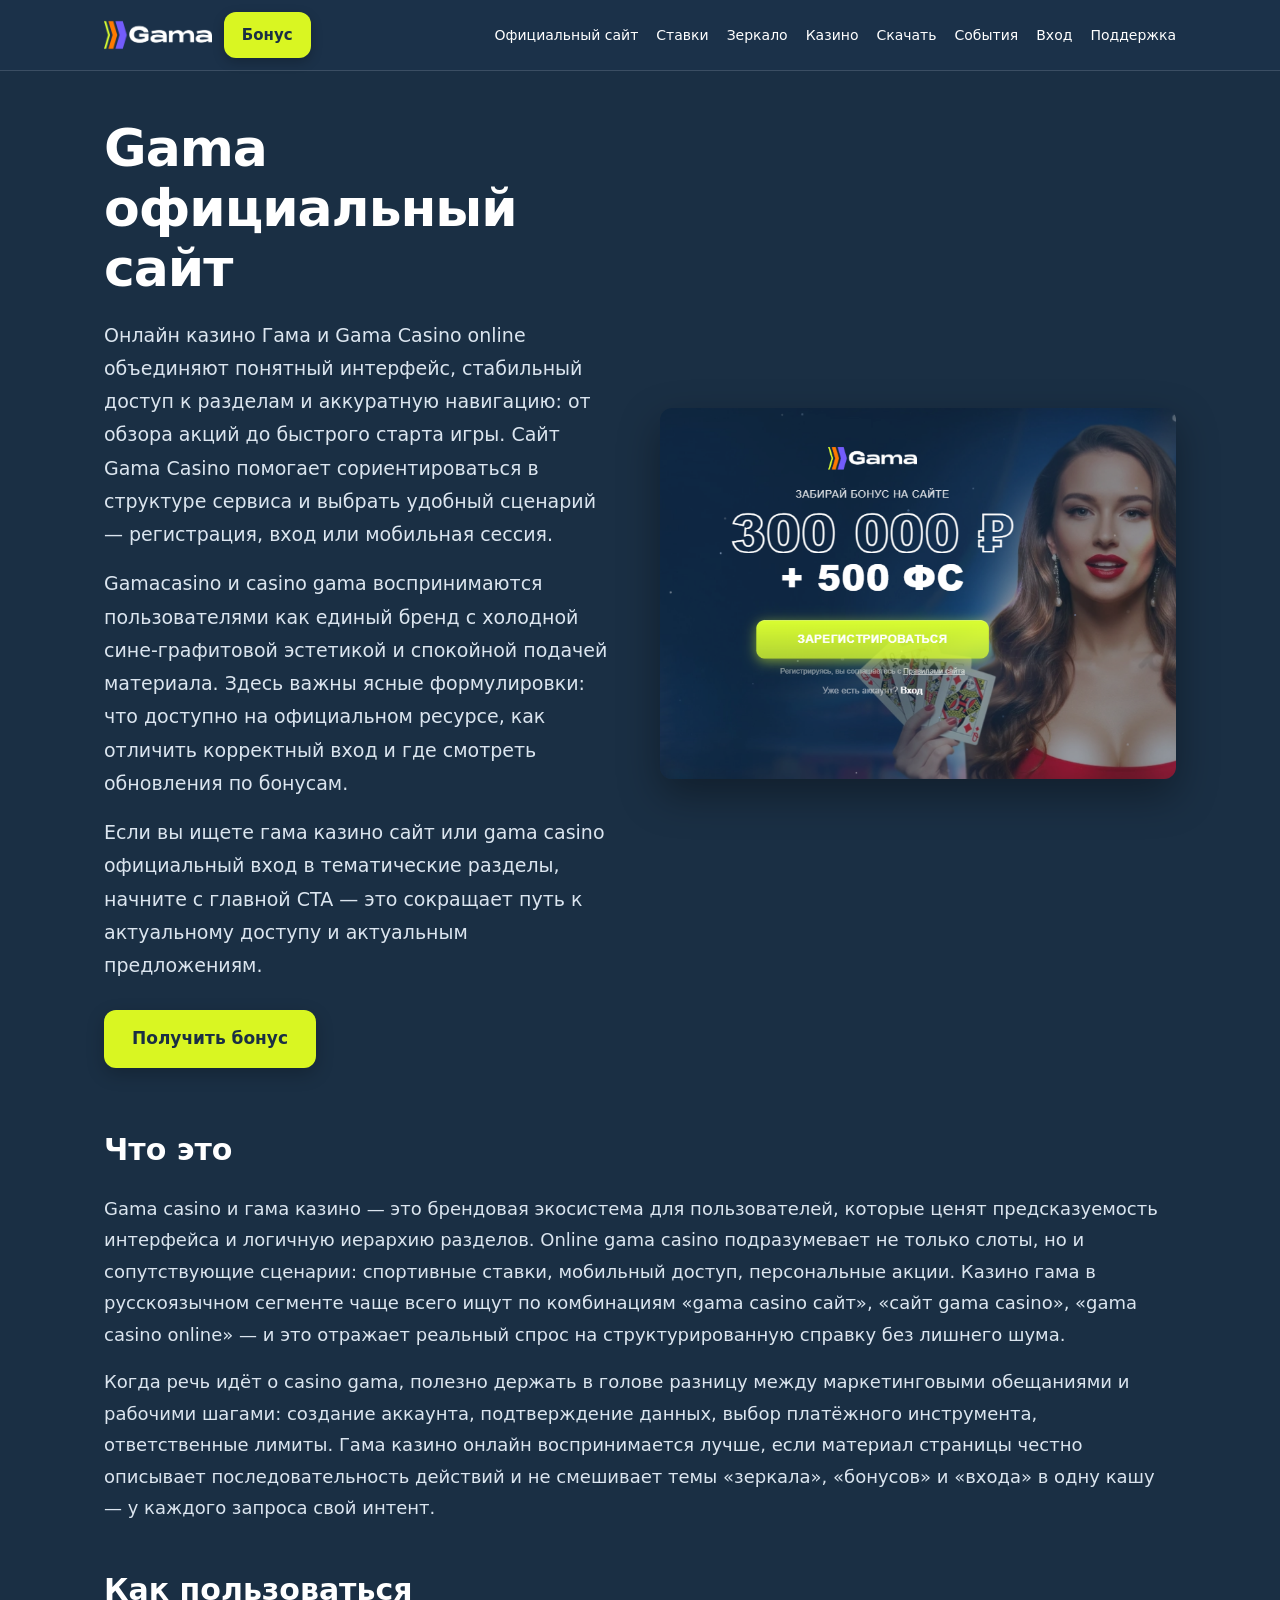
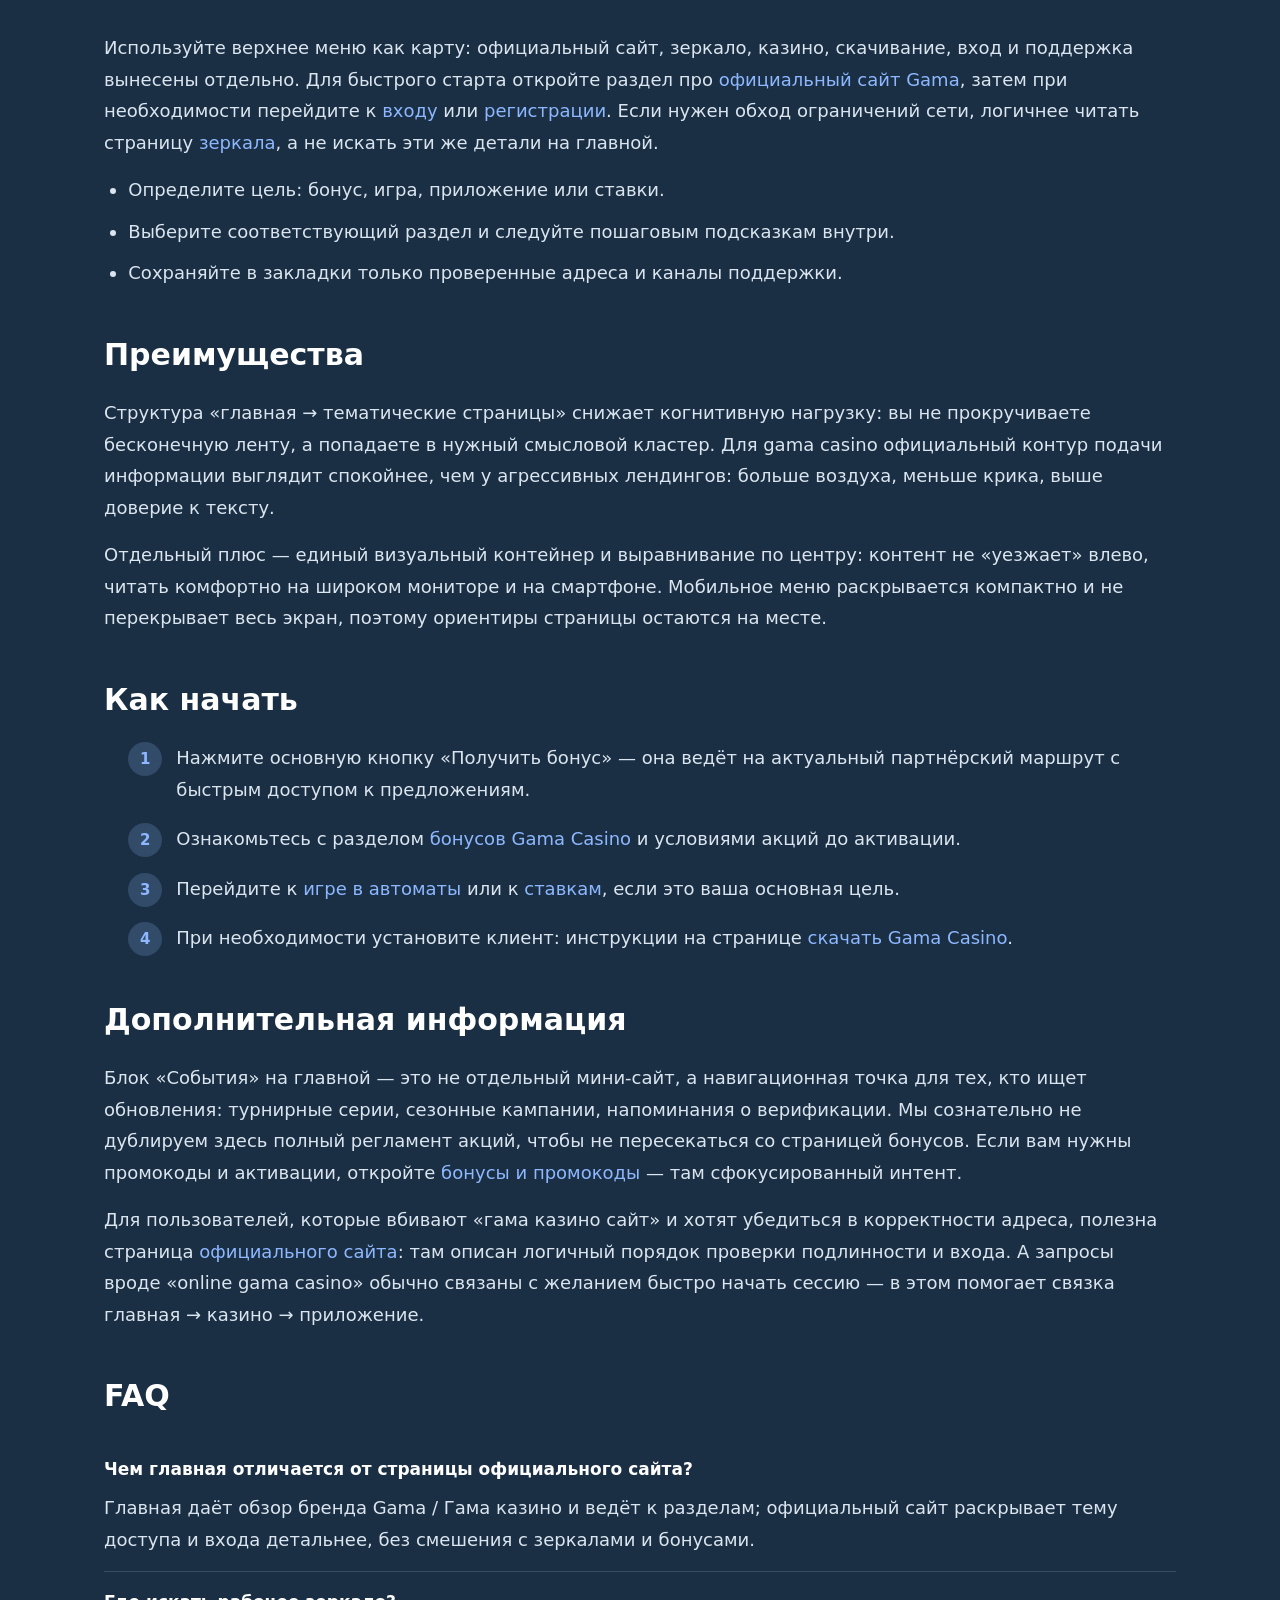
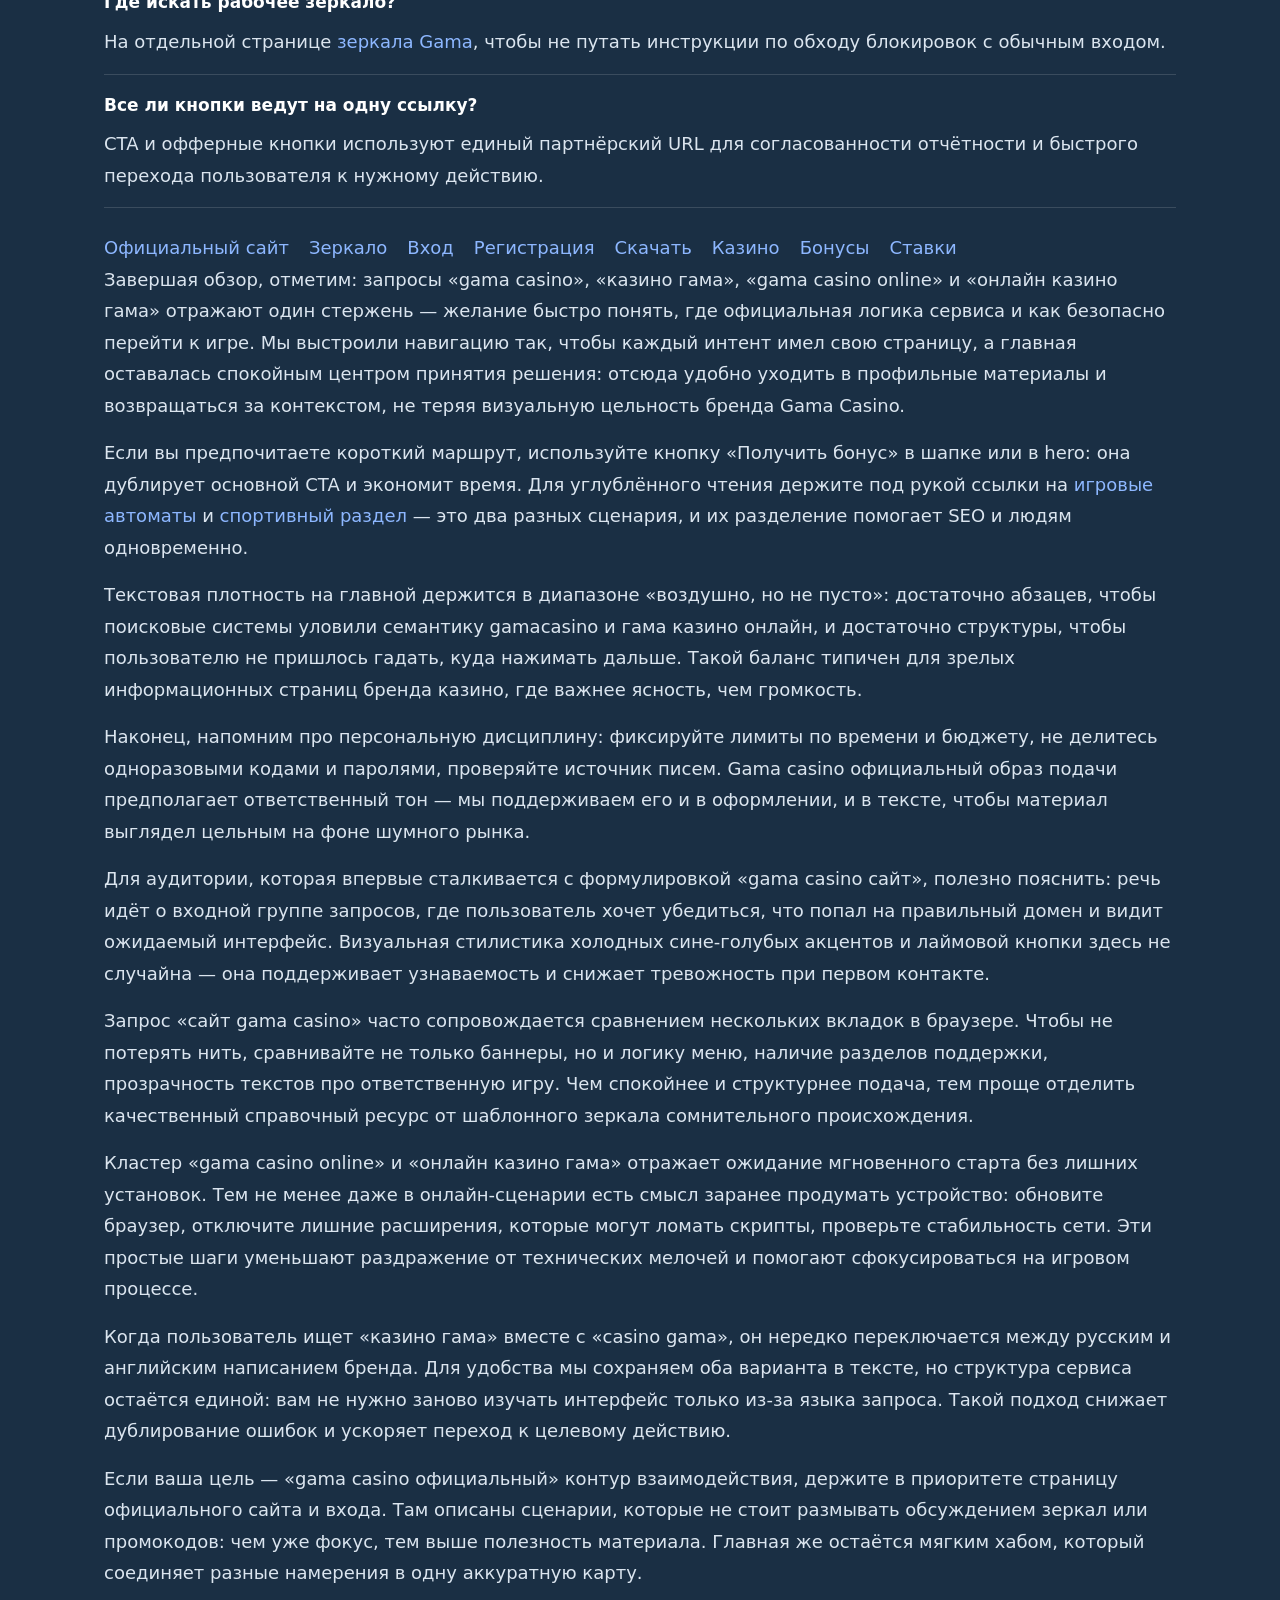
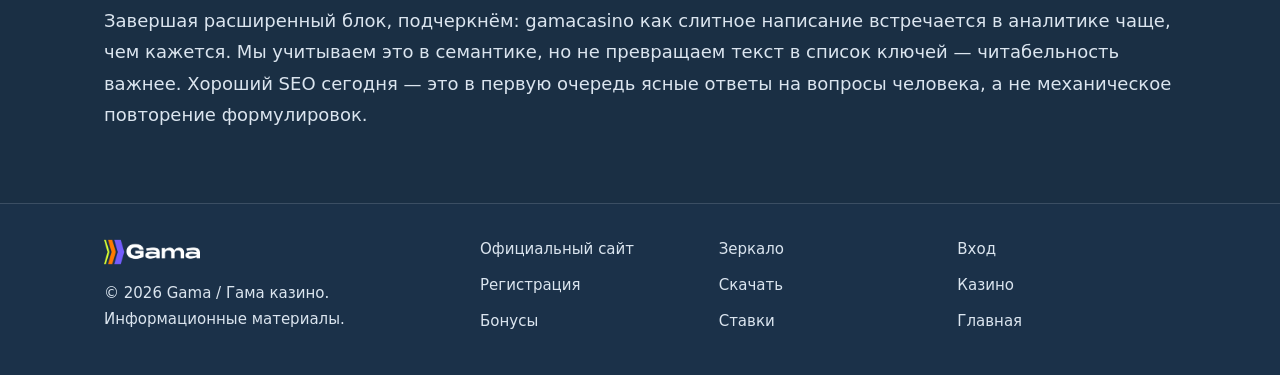
<file: index.html>
<!DOCTYPE html>
<html lang="ru">
<head>
  <meta charset="UTF-8">
  <meta name="viewport" content="width=device-width, initial-scale=1.0">
  <title>Гама казино — официальный сайт, бонусы и игра онлайн</title>
  <meta name="description" content="Gama Casino и гама казино онлайн: официальный сайт, бонусы, вход и разделы. Casino Gama — удобный доступ к играм и акциям.">
  <link rel="stylesheet" href="style.css">
</head>
<body>
  <header class="site-header">
    <div class="container header-inner">
      <div class="header-left">
        <a href="index.html" class="logo"><img src="logo.png" alt="Gama Casino — бренд Гама казино" width="140" height="36"></a>
        <a class="btn btn--bonus" href="https://lkhq.cc/87511c" rel="nofollow sponsored noopener noreferrer" target="_blank">Бонус</a>
      </div>
      <nav class="nav-desktop" aria-label="Основное меню">
        <a href="official-site.html">Официальный сайт</a>
        <a href="bets.html">Ставки</a>
        <a href="zerkalo.html">Зеркало</a>
        <a href="casino.html">Казино</a>
        <a href="download.html">Скачать</a>
        <a href="index.html#sobytiya">События</a>
        <a href="login.html">Вход</a>
        <a href="official-site.html#podderzhka">Поддержка</a>
      </nav>
      <div class="nav-mobile-wrap">
        <button class="burger" type="button" aria-expanded="false" aria-controls="mobile-nav" aria-label="Открыть меню">
          <span></span><span></span><span></span>
        </button>
        <nav id="mobile-nav" class="nav-mobile" aria-label="Мобильное меню">
          <a href="index.html">Главная</a>
          <a href="official-site.html">Официальный сайт</a>
          <a href="bets.html">Ставки</a>
          <a href="zerkalo.html">Зеркало</a>
          <a href="casino.html">Казино</a>
          <a href="download.html">Скачать</a>
          <a href="index.html#sobytiya">События</a>
          <a href="login.html">Вход</a>
          <a href="official-site.html#podderzhka">Поддержка</a>
        </nav>
      </div>
    </div>
  </header>

  <main>
    <section class="section-hero">
      <div class="container">
        <div class="hero-grid">
          <div class="hero-text">
            <h1>Gama официальный сайт</h1>
            <p class="hero-lead">Онлайн казино Гама и Gama Casino online объединяют понятный интерфейс, стабильный доступ к разделам и аккуратную навигацию: от обзора акций до быстрого старта игры. Сайт Gama Casino помогает сориентироваться в структуре сервиса и выбрать удобный сценарий — регистрация, вход или мобильная сессия.</p>
            <p class="hero-lead">Gamacasino и casino gama воспринимаются пользователями как единый бренд с холодной сине‑графитовой эстетикой и спокойной подачей материала. Здесь важны ясные формулировки: что доступно на официальном ресурсе, как отличить корректный вход и где смотреть обновления по бонусам.</p>
            <p class="hero-lead">Если вы ищете гама казино сайт или gama casino официальный вход в тематические разделы, начните с главной CTA — это сокращает путь к актуальному доступу и актуальным предложениям.</p>
            <div class="hero-cta">
              <a class="btn btn--hero" href="https://lkhq.cc/87511c" rel="nofollow sponsored noopener noreferrer" target="_blank">Получить бонус</a>
            </div>
          </div>
          <div>
            <a class="banner-link" href="https://lkhq.cc/87511c" rel="nofollow sponsored noopener noreferrer" target="_blank">
              <img src="gama.png" alt="Gama Casino — официальный сайт, бонусы и быстрый доступ к разделам" width="800" height="450">
            </a>
          </div>
        </div>
      </div>
    </section>

    <section class="section-content">
      <div class="container">
        <h2>Что это</h2>
        <p>Gama casino и гама казино — это брендовая экосистема для пользователей, которые ценят предсказуемость интерфейса и логичную иерархию разделов. Online gama casino подразумевает не только слоты, но и сопутствующие сценарии: спортивные ставки, мобильный доступ, персональные акции. Казино гама в русскоязычном сегменте чаще всего ищут по комбинациям «gama casino сайт», «сайт gama casino», «gama casino online» — и это отражает реальный спрос на структурированную справку без лишнего шума.</p>
        <p>Когда речь идёт о casino gama, полезно держать в голове разницу между маркетинговыми обещаниями и рабочими шагами: создание аккаунта, подтверждение данных, выбор платёжного инструмента, ответственные лимиты. Гама казино онлайн воспринимается лучше, если материал страницы честно описывает последовательность действий и не смешивает темы «зеркала», «бонусов» и «входа» в одну кашу — у каждого запроса свой интент.</p>

        <h2>Как пользоваться</h2>
        <p>Используйте верхнее меню как карту: официальный сайт, зеркало, казино, скачивание, вход и поддержка вынесены отдельно. Для быстрого старта откройте раздел про <a href="official-site.html">официальный сайт Gama</a>, затем при необходимости перейдите к <a href="login.html">входу</a> или <a href="registration.html">регистрации</a>. Если нужен обход ограничений сети, логичнее читать страницу <a href="zerkalo.html">зеркала</a>, а не искать эти же детали на главной.</p>
        <ul>
          <li>Определите цель: бонус, игра, приложение или ставки.</li>
          <li>Выберите соответствующий раздел и следуйте пошаговым подсказкам внутри.</li>
          <li>Сохраняйте в закладки только проверенные адреса и каналы поддержки.</li>
        </ul>

        <h2>Преимущества</h2>
        <p>Структура «главная → тематические страницы» снижает когнитивную нагрузку: вы не прокручиваете бесконечную ленту, а попадаете в нужный смысловой кластер. Для gama casino официальный контур подачи информации выглядит спокойнее, чем у агрессивных лендингов: больше воздуха, меньше крика, выше доверие к тексту.</p>
        <p>Отдельный плюс — единый визуальный контейнер и выравнивание по центру: контент не «уезжает» влево, читать комфортно на широком мониторе и на смартфоне. Мобильное меню раскрывается компактно и не перекрывает весь экран, поэтому ориентиры страницы остаются на месте.</p>

        <h2>Как начать</h2>
        <ol class="steps">
          <li>Нажмите основную кнопку «Получить бонус» — она ведёт на актуальный партнёрский маршрут с быстрым доступом к предложениям.</li>
          <li>Ознакомьтесь с разделом <a href="bonus.html">бонусов Gama Casino</a> и условиями акций до активации.</li>
          <li>Перейдите к <a href="casino.html">игре в автоматы</a> или к <a href="bets.html">ставкам</a>, если это ваша основная цель.</li>
          <li>При необходимости установите клиент: инструкции на странице <a href="download.html">скачать Gama Casino</a>.</li>
        </ol>

        <h2 id="sobytiya">Дополнительная информация</h2>
        <p>Блок «События» на главной — это не отдельный мини‑сайт, а навигационная точка для тех, кто ищет обновления: турнирные серии, сезонные кампании, напоминания о верификации. Мы сознательно не дублируем здесь полный регламент акций, чтобы не пересекаться со страницей бонусов. Если вам нужны промокоды и активации, откройте <a href="bonus.html">бонусы и промокоды</a> — там сфокусированный интент.</p>
        <p>Для пользователей, которые вбивают «гама казино сайт» и хотят убедиться в корректности адреса, полезна страница <a href="official-site.html">официального сайта</a>: там описан логичный порядок проверки подлинности и входа. А запросы вроде «online gama casino» обычно связаны с желанием быстро начать сессию — в этом помогает связка главная → казино → приложение.</p>

        <h2>FAQ</h2>
        <div class="faq-item">
          <strong>Чем главная отличается от страницы официального сайта?</strong>
          <p>Главная даёт обзор бренда Gama / Гама казино и ведёт к разделам; официальный сайт раскрывает тему доступа и входа детальнее, без смешения с зеркалами и бонусами.</p>
        </div>
        <div class="faq-item">
          <strong>Где искать рабочее зеркало?</strong>
          <p>На отдельной странице <a href="zerkalo.html">зеркала Gama</a>, чтобы не путать инструкции по обходу блокировок с обычным входом.</p>
        </div>
        <div class="faq-item">
          <strong>Все ли кнопки ведут на одну ссылку?</strong>
          <p>CTA и офферные кнопки используют единый партнёрский URL для согласованности отчётности и быстрого перехода пользователя к нужному действию.</p>
        </div>

        <nav class="internal-links" aria-label="Перелинковка">
          <a href="official-site.html">Официальный сайт</a>
          <a href="zerkalo.html">Зеркало</a>
          <a href="login.html">Вход</a>
          <a href="registration.html">Регистрация</a>
          <a href="download.html">Скачать</a>
          <a href="casino.html">Казино</a>
          <a href="bonus.html">Бонусы</a>
          <a href="bets.html">Ставки</a>
        </nav>

        <p>Завершая обзор, отметим: запросы «gama casino», «казино гама», «gama casino online» и «онлайн казино гама» отражают один стержень — желание быстро понять, где официальная логика сервиса и как безопасно перейти к игре. Мы выстроили навигацию так, чтобы каждый интент имел свою страницу, а главная оставалась спокойным центром принятия решения: отсюда удобно уходить в профильные материалы и возвращаться за контекстом, не теряя визуальную цельность бренда Gama Casino.</p>
        <p>Если вы предпочитаете короткий маршрут, используйте кнопку «Получить бонус» в шапке или в hero: она дублирует основной CTA и экономит время. Для углублённого чтения держите под рукой ссылки на <a href="casino.html">игровые автоматы</a> и <a href="bets.html">спортивный раздел</a> — это два разных сценария, и их разделение помогает SEO и людям одновременно.</p>
        <p>Текстовая плотность на главной держится в диапазоне «воздушно, но не пусто»: достаточно абзацев, чтобы поисковые системы уловили семантику gamacasino и гама казино онлайн, и достаточно структуры, чтобы пользователю не пришлось гадать, куда нажимать дальше. Такой баланс типичен для зрелых информационных страниц бренда казино, где важнее ясность, чем громкость.</p>
        <p>Наконец, напомним про персональную дисциплину: фиксируйте лимиты по времени и бюджету, не делитесь одноразовыми кодами и паролями, проверяйте источник писем. Gama casino официальный образ подачи предполагает ответственный тон — мы поддерживаем его и в оформлении, и в тексте, чтобы материал выглядел цельным на фоне шумного рынка.</p>
        <p>Для аудитории, которая впервые сталкивается с формулировкой «gama casino сайт», полезно пояснить: речь идёт о входной группе запросов, где пользователь хочет убедиться, что попал на правильный домен и видит ожидаемый интерфейс. Визуальная стилистика холодных сине‑голубых акцентов и лаймовой кнопки здесь не случайна — она поддерживает узнаваемость и снижает тревожность при первом контакте.</p>
        <p>Запрос «сайт gama casino» часто сопровождается сравнением нескольких вкладок в браузере. Чтобы не потерять нить, сравнивайте не только баннеры, но и логику меню, наличие разделов поддержки, прозрачность текстов про ответственную игру. Чем спокойнее и структурнее подача, тем проще отделить качественный справочный ресурс от шаблонного зеркала сомнительного происхождения.</p>
        <p>Кластер «gama casino online» и «онлайн казино гама» отражает ожидание мгновенного старта без лишних установок. Тем не менее даже в онлайн‑сценарии есть смысл заранее продумать устройство: обновите браузер, отключите лишние расширения, которые могут ломать скрипты, проверьте стабильность сети. Эти простые шаги уменьшают раздражение от технических мелочей и помогают сфокусироваться на игровом процессе.</p>
        <p>Когда пользователь ищет «казино гама» вместе с «casino gama», он нередко переключается между русским и английским написанием бренда. Для удобства мы сохраняем оба варианта в тексте, но структура сервиса остаётся единой: вам не нужно заново изучать интерфейс только из‑за языка запроса. Такой подход снижает дублирование ошибок и ускоряет переход к целевому действию.</p>
        <p>Если ваша цель — «gama casino официальный» контур взаимодействия, держите в приоритете страницу официального сайта и входа. Там описаны сценарии, которые не стоит размывать обсуждением зеркал или промокодов: чем уже фокус, тем выше полезность материала. Главная же остаётся мягким хабом, который соединяет разные намерения в одну аккуратную карту.</p>
        <p>Завершая расширенный блок, подчеркнём: gamacasino как слитное написание встречается в аналитике чаще, чем кажется. Мы учитываем это в семантике, но не превращаем текст в список ключей — читабельность важнее. Хороший SEO сегодня — это в первую очередь ясные ответы на вопросы человека, а не механическое повторение формулировок.</p>
      </div>
    </section>
  </main>

  <footer class="site-footer">
    <div class="container footer-grid">
      <div class="footer-brand">
        <a href="index.html" class="logo"><img src="logo.png" alt="Gama Casino" width="120" height="32"></a>
        <p>© 2026 Gama / Гама казино. Информационные материалы.</p>
      </div>
      <nav class="footer-links" aria-label="Ссылки в подвале">
        <a href="official-site.html">Официальный сайт</a>
        <a href="zerkalo.html">Зеркало</a>
        <a href="login.html">Вход</a>
        <a href="registration.html">Регистрация</a>
        <a href="download.html">Скачать</a>
        <a href="casino.html">Казино</a>
        <a href="bonus.html">Бонусы</a>
        <a href="bets.html">Ставки</a>
        <a href="index.html">Главная</a>
      </nav>
    </div>
  </footer>
  <script src="script.js" defer></script>
</body>
</html>
</file>
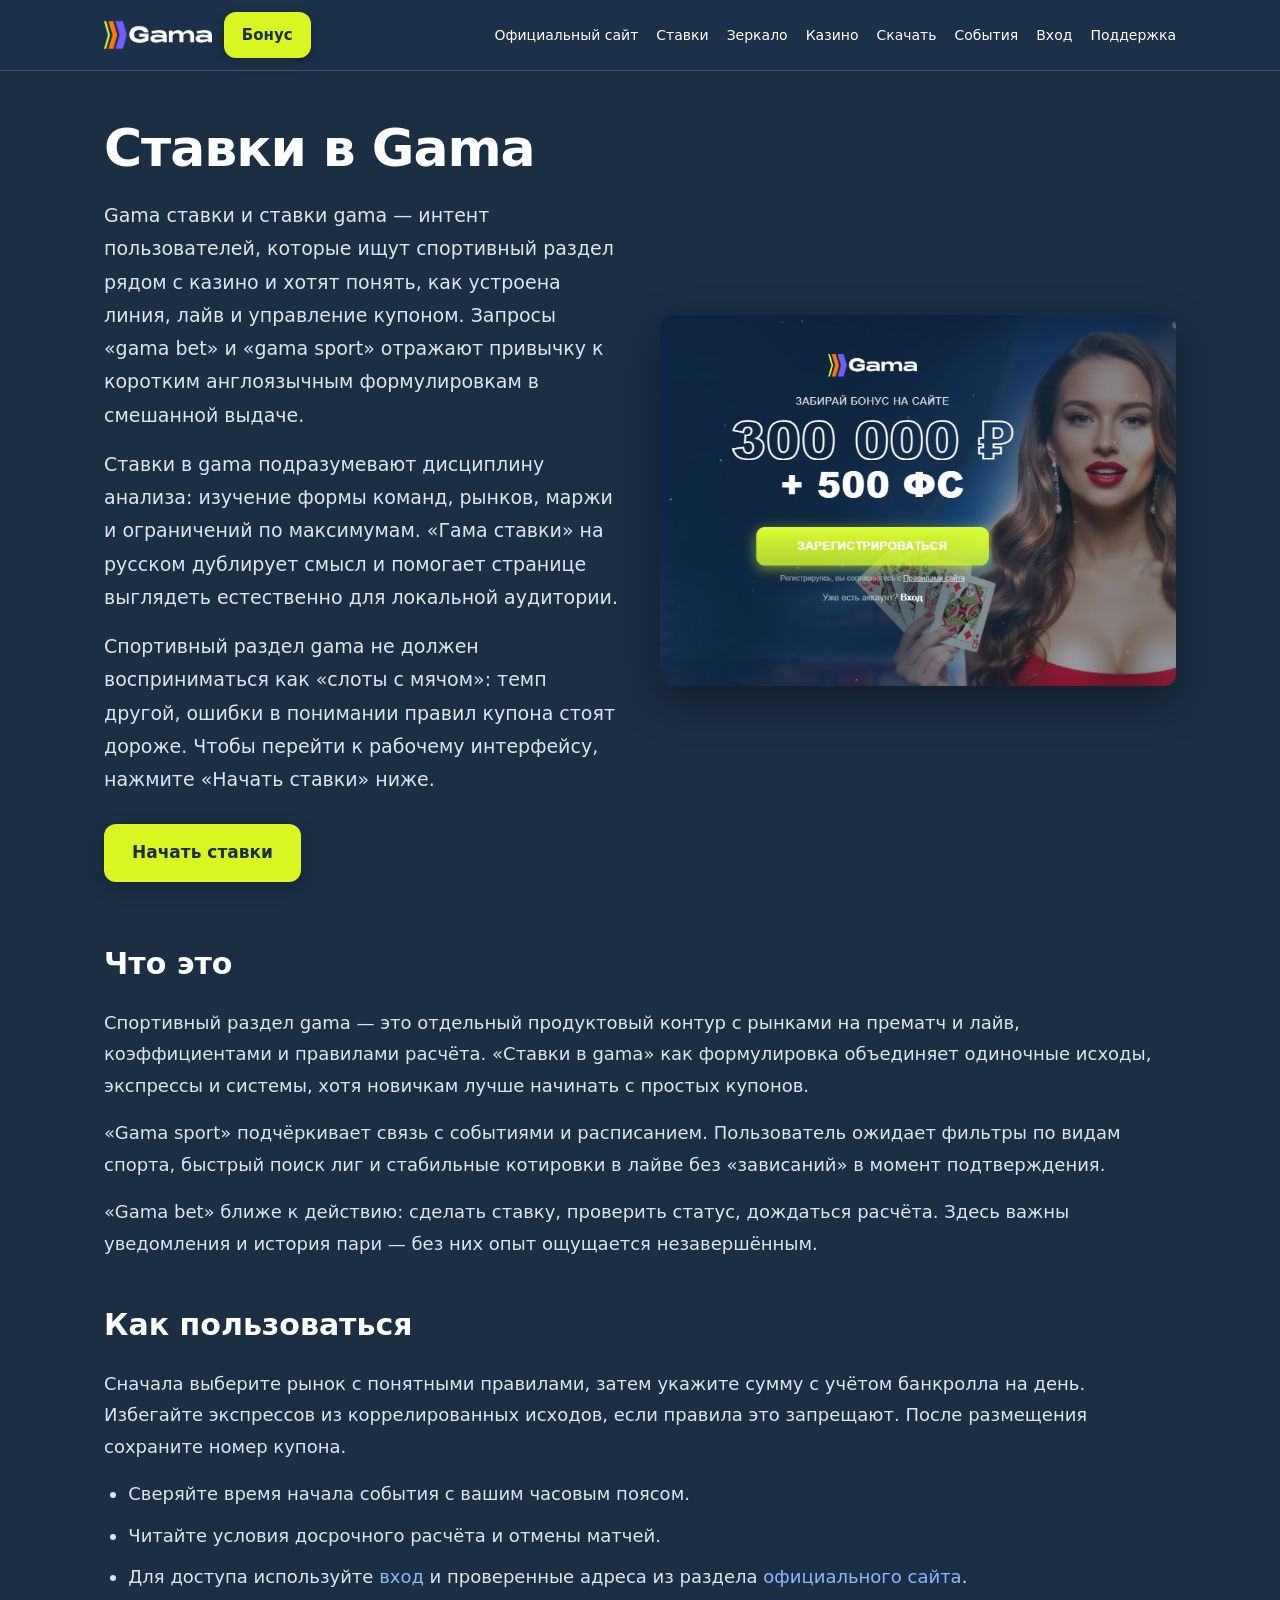
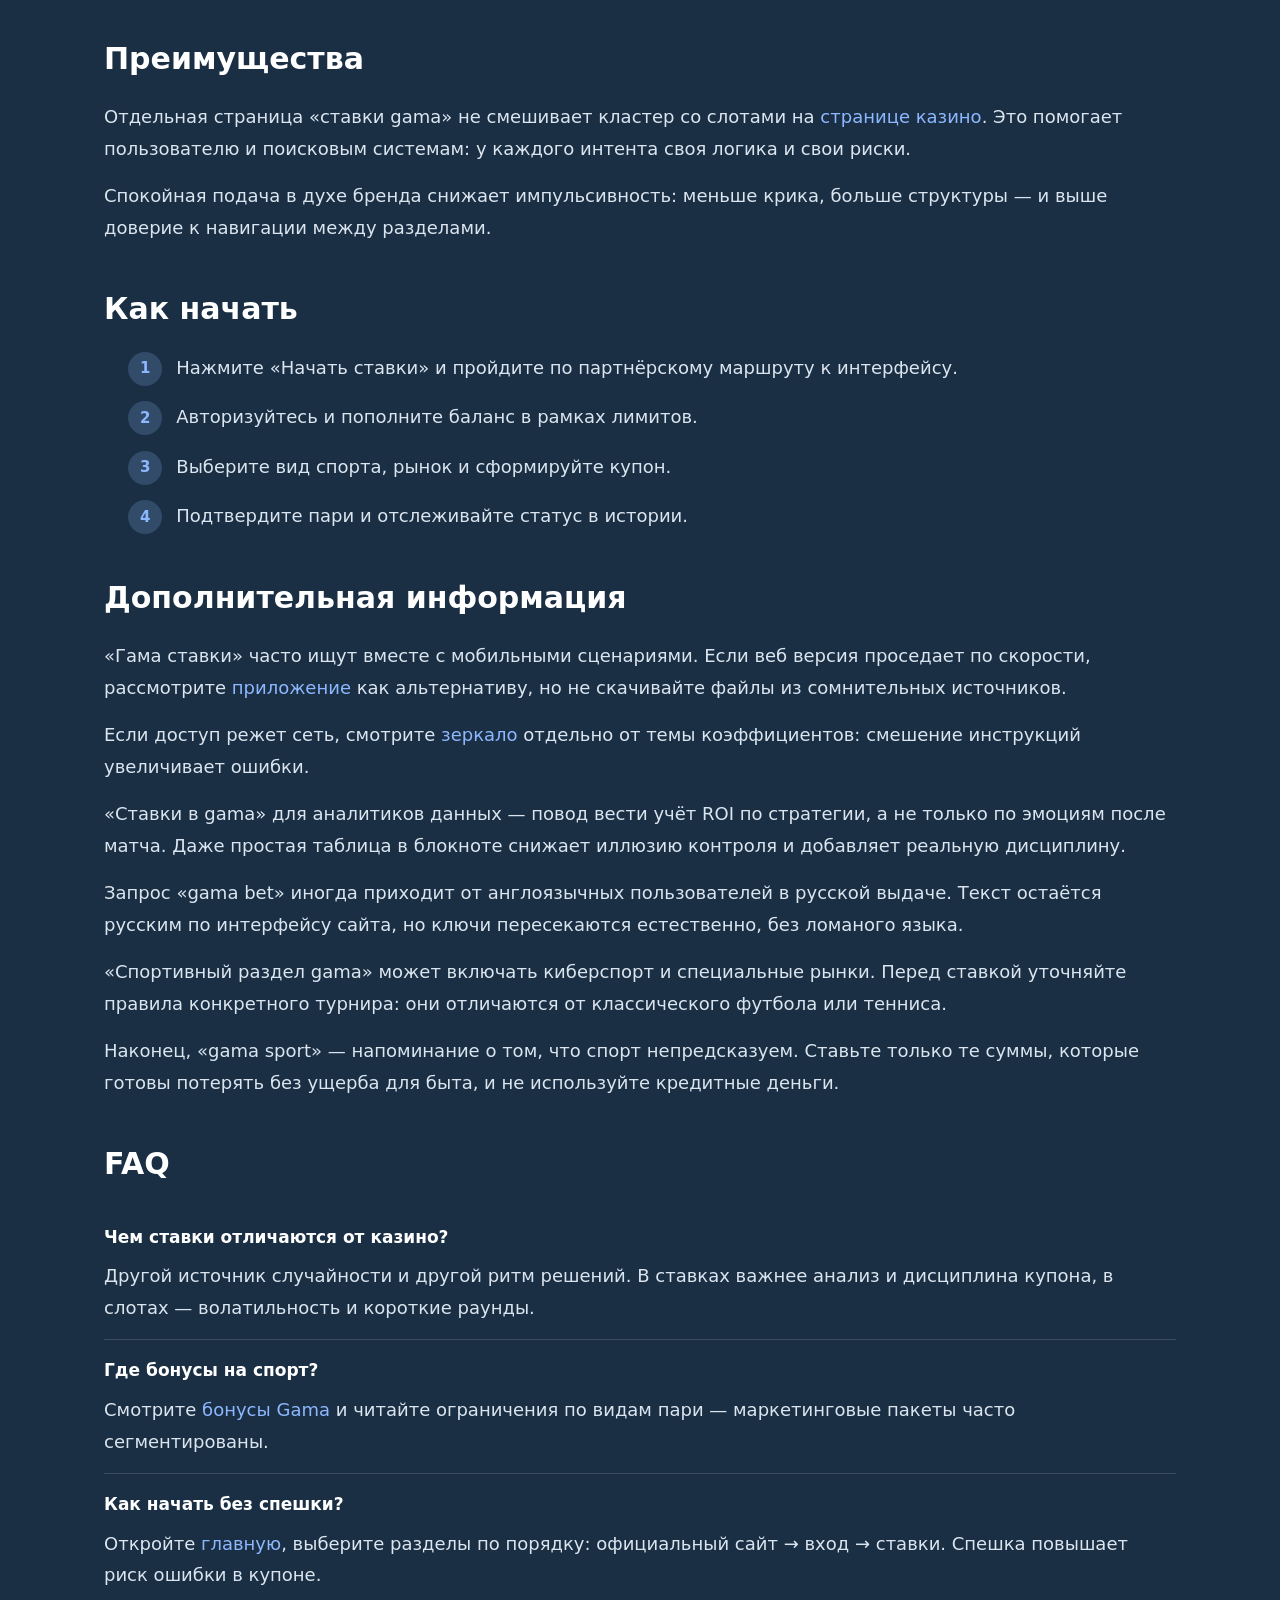
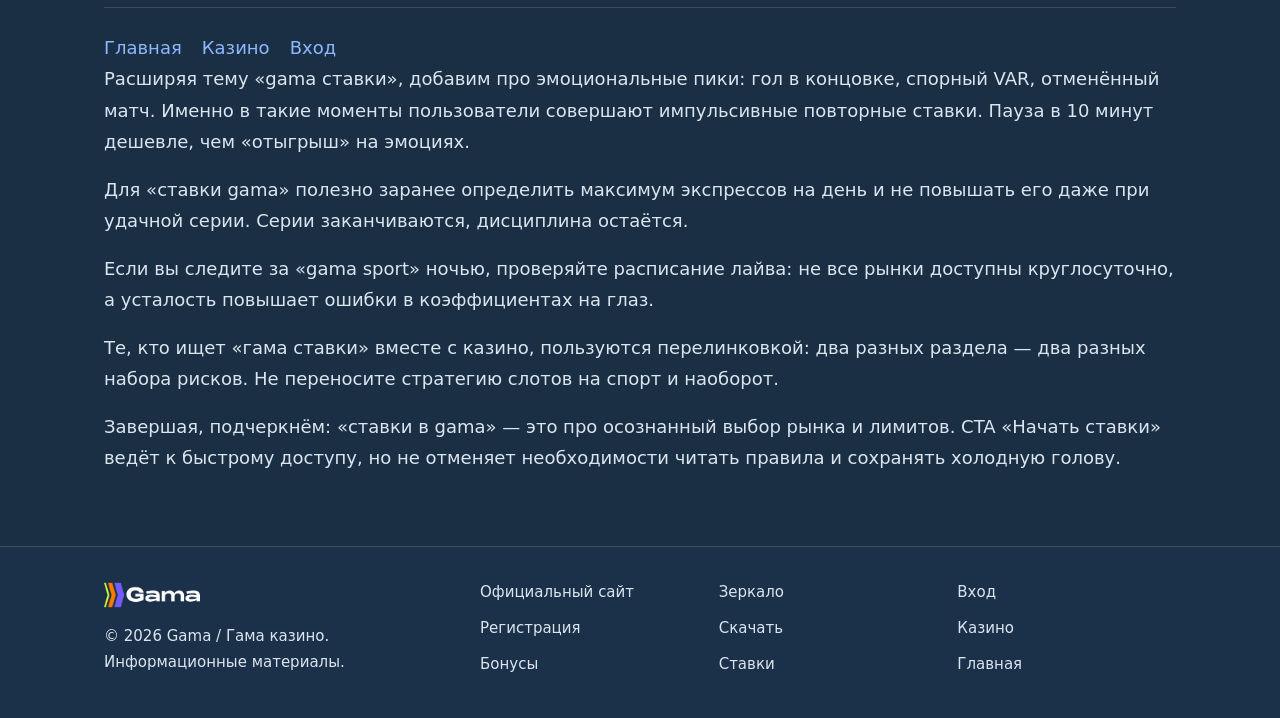
<file: bets.html>
<!DOCTYPE html>
<html lang="ru">
<head>
  <meta charset="UTF-8">
  <meta name="viewport" content="width=device-width, initial-scale=1.0">
  <title>Ставки Gama — спортивный раздел и быстрый доступ</title>
  <meta name="description" content="Gama ставки, gama bet и ставки gama: спортивный раздел gama, ставки в gama и гама ставки. Gama sport — отдельный интент от слотов.">
  <link rel="stylesheet" href="style.css">
</head>
<body>
  <header class="site-header">
    <div class="container header-inner">
      <div class="header-left">
        <a href="index.html" class="logo"><img src="logo.png" alt="Gama Casino — бренд Гама казино" width="140" height="36"></a>
        <a class="btn btn--bonus" href="https://lkhq.cc/87511c" rel="nofollow sponsored noopener noreferrer" target="_blank">Бонус</a>
      </div>
      <nav class="nav-desktop" aria-label="Основное меню">
        <a href="official-site.html">Официальный сайт</a>
        <a href="bets.html">Ставки</a>
        <a href="zerkalo.html">Зеркало</a>
        <a href="casino.html">Казино</a>
        <a href="download.html">Скачать</a>
        <a href="index.html#sobytiya">События</a>
        <a href="login.html">Вход</a>
        <a href="official-site.html#podderzhka">Поддержка</a>
      </nav>
      <div class="nav-mobile-wrap">
        <button class="burger" type="button" aria-expanded="false" aria-controls="mobile-nav-s" aria-label="Открыть меню">
          <span></span><span></span><span></span>
        </button>
        <nav id="mobile-nav-s" class="nav-mobile" aria-label="Мобильное меню">
          <a href="index.html">Главная</a>
          <a href="official-site.html">Официальный сайт</a>
          <a href="bets.html">Ставки</a>
          <a href="zerkalo.html">Зеркало</a>
          <a href="casino.html">Казино</a>
          <a href="download.html">Скачать</a>
          <a href="index.html#sobytiya">События</a>
          <a href="login.html">Вход</a>
          <a href="official-site.html#podderzhka">Поддержка</a>
        </nav>
      </div>
    </div>
  </header>

  <main>
    <section class="section-hero">
      <div class="container">
        <div class="hero-grid">
          <div class="hero-text">
            <h1>Ставки в Gama</h1>
            <p class="hero-lead">Gama ставки и ставки gama — интент пользователей, которые ищут спортивный раздел рядом с казино и хотят понять, как устроена линия, лайв и управление купоном. Запросы «gama bet» и «gama sport» отражают привычку к коротким англоязычным формулировкам в смешанной выдаче.</p>
            <p class="hero-lead">Ставки в gama подразумевают дисциплину анализа: изучение формы команд, рынков, маржи и ограничений по максимумам. «Гама ставки» на русском дублирует смысл и помогает странице выглядеть естественно для локальной аудитории.</p>
            <p class="hero-lead">Спортивный раздел gama не должен восприниматься как «слоты с мячом»: темп другой, ошибки в понимании правил купона стоят дороже. Чтобы перейти к рабочему интерфейсу, нажмите «Начать ставки» ниже.</p>
            <div class="hero-cta">
              <a class="btn btn--hero" href="https://lkhq.cc/87511c" rel="nofollow sponsored noopener noreferrer" target="_blank">Начать ставки</a>
            </div>
          </div>
          <div>
            <a class="banner-link" href="https://lkhq.cc/87511c" rel="nofollow sponsored noopener noreferrer" target="_blank">
              <img src="gama.png" alt="Gama Casino — официальный сайт, бонусы и быстрый доступ к разделам" width="800" height="450">
            </a>
          </div>
        </div>
      </div>
    </section>

    <section class="section-content">
      <div class="container">
        <h2>Что это</h2>
        <p>Спортивный раздел gama — это отдельный продуктовый контур с рынками на прематч и лайв, коэффициентами и правилами расчёта. «Ставки в gama» как формулировка объединяет одиночные исходы, экспрессы и системы, хотя новичкам лучше начинать с простых купонов.</p>
        <p>«Gama sport» подчёркивает связь с событиями и расписанием. Пользователь ожидает фильтры по видам спорта, быстрый поиск лиг и стабильные котировки в лайве без «зависаний» в момент подтверждения.</p>
        <p>«Gama bet» ближе к действию: сделать ставку, проверить статус, дождаться расчёта. Здесь важны уведомления и история пари — без них опыт ощущается незавершённым.</p>

        <h2>Как пользоваться</h2>
        <p>Сначала выберите рынок с понятными правилами, затем укажите сумму с учётом банкролла на день. Избегайте экспрессов из коррелированных исходов, если правила это запрещают. После размещения сохраните номер купона.</p>
        <ul>
          <li>Сверяйте время начала события с вашим часовым поясом.</li>
          <li>Читайте условия досрочного расчёта и отмены матчей.</li>
          <li>Для доступа используйте <a href="login.html">вход</a> и проверенные адреса из раздела <a href="official-site.html">официального сайта</a>.</li>
        </ul>

        <h2>Преимущества</h2>
        <p>Отдельная страница «ставки gama» не смешивает кластер со слотами на <a href="casino.html">странице казино</a>. Это помогает пользователю и поисковым системам: у каждого интента своя логика и свои риски.</p>
        <p>Спокойная подача в духе бренда снижает импульсивность: меньше крика, больше структуры — и выше доверие к навигации между разделами.</p>

        <h2>Как начать</h2>
        <ol class="steps">
          <li>Нажмите «Начать ставки» и пройдите по партнёрскому маршруту к интерфейсу.</li>
          <li>Авторизуйтесь и пополните баланс в рамках лимитов.</li>
          <li>Выберите вид спорта, рынок и сформируйте купон.</li>
          <li>Подтвердите пари и отслеживайте статус в истории.</li>
        </ol>

        <h2>Дополнительная информация</h2>
        <p>«Гама ставки» часто ищут вместе с мобильными сценариями. Если веб версия проседает по скорости, рассмотрите <a href="download.html">приложение</a> как альтернативу, но не скачивайте файлы из сомнительных источников.</p>
        <p>Если доступ режет сеть, смотрите <a href="zerkalo.html">зеркало</a> отдельно от темы коэффициентов: смешение инструкций увеличивает ошибки.</p>
        <p>«Ставки в gama» для аналитиков данных — повод вести учёт ROI по стратегии, а не только по эмоциям после матча. Даже простая таблица в блокноте снижает иллюзию контроля и добавляет реальную дисциплину.</p>
        <p>Запрос «gama bet» иногда приходит от англоязычных пользователей в русской выдаче. Текст остаётся русским по интерфейсу сайта, но ключи пересекаются естественно, без ломаного языка.</p>
        <p>«Спортивный раздел gama» может включать киберспорт и специальные рынки. Перед ставкой уточняйте правила конкретного турнира: они отличаются от классического футбола или тенниса.</p>
        <p>Наконец, «gama sport» — напоминание о том, что спорт непредсказуем. Ставьте только те суммы, которые готовы потерять без ущерба для быта, и не используйте кредитные деньги.</p>

        <h2>FAQ</h2>
        <div class="faq-item">
          <strong>Чем ставки отличаются от казино?</strong>
          <p>Другой источник случайности и другой ритм решений. В ставках важнее анализ и дисциплина купона, в слотах — волатильность и короткие раунды.</p>
        </div>
        <div class="faq-item">
          <strong>Где бонусы на спорт?</strong>
          <p>Смотрите <a href="bonus.html">бонусы Gama</a> и читайте ограничения по видам пари — маркетинговые пакеты часто сегментированы.</p>
        </div>
        <div class="faq-item">
          <strong>Как начать без спешки?</strong>
          <p>Откройте <a href="index.html">главную</a>, выберите разделы по порядку: официальный сайт → вход → ставки. Спешка повышает риск ошибки в купоне.</p>
        </div>

        <nav class="internal-links" aria-label="Перелинковка">
          <a href="index.html">Главная</a>
          <a href="casino.html">Казино</a>
          <a href="login.html">Вход</a>
        </nav>

        <p>Расширяя тему «gama ставки», добавим про эмоциональные пики: гол в концовке, спорный VAR, отменённый матч. Именно в такие моменты пользователи совершают импульсивные повторные ставки. Пауза в 10 минут дешевле, чем «отыгрыш» на эмоциях.</p>
        <p>Для «ставки gama» полезно заранее определить максимум экспрессов на день и не повышать его даже при удачной серии. Серии заканчиваются, дисциплина остаётся.</p>
        <p>Если вы следите за «gama sport» ночью, проверяйте расписание лайва: не все рынки доступны круглосуточно, а усталость повышает ошибки в коэффициентах на глаз.</p>
        <p>Те, кто ищет «гама ставки» вместе с казино, пользуются перелинковкой: два разных раздела — два разных набора рисков. Не переносите стратегию слотов на спорт и наоборот.</p>
        <p>Завершая, подчеркнём: «ставки в gama» — это про осознанный выбор рынка и лимитов. CTA «Начать ставки» ведёт к быстрому доступу, но не отменяет необходимости читать правила и сохранять холодную голову.</p>
      </div>
    </section>
  </main>

  <footer class="site-footer">
    <div class="container footer-grid">
      <div class="footer-brand">
        <a href="index.html" class="logo"><img src="logo.png" alt="Gama Casino" width="120" height="32"></a>
        <p>© 2026 Gama / Гама казино. Информационные материалы.</p>
      </div>
      <nav class="footer-links" aria-label="Ссылки в подвале">
        <a href="official-site.html">Официальный сайт</a>
        <a href="zerkalo.html">Зеркало</a>
        <a href="login.html">Вход</a>
        <a href="registration.html">Регистрация</a>
        <a href="download.html">Скачать</a>
        <a href="casino.html">Казино</a>
        <a href="bonus.html">Бонусы</a>
        <a href="bets.html">Ставки</a>
        <a href="index.html">Главная</a>
      </nav>
    </div>
  </footer>
  <script src="script.js" defer></script>
</body>
</html>
</file>
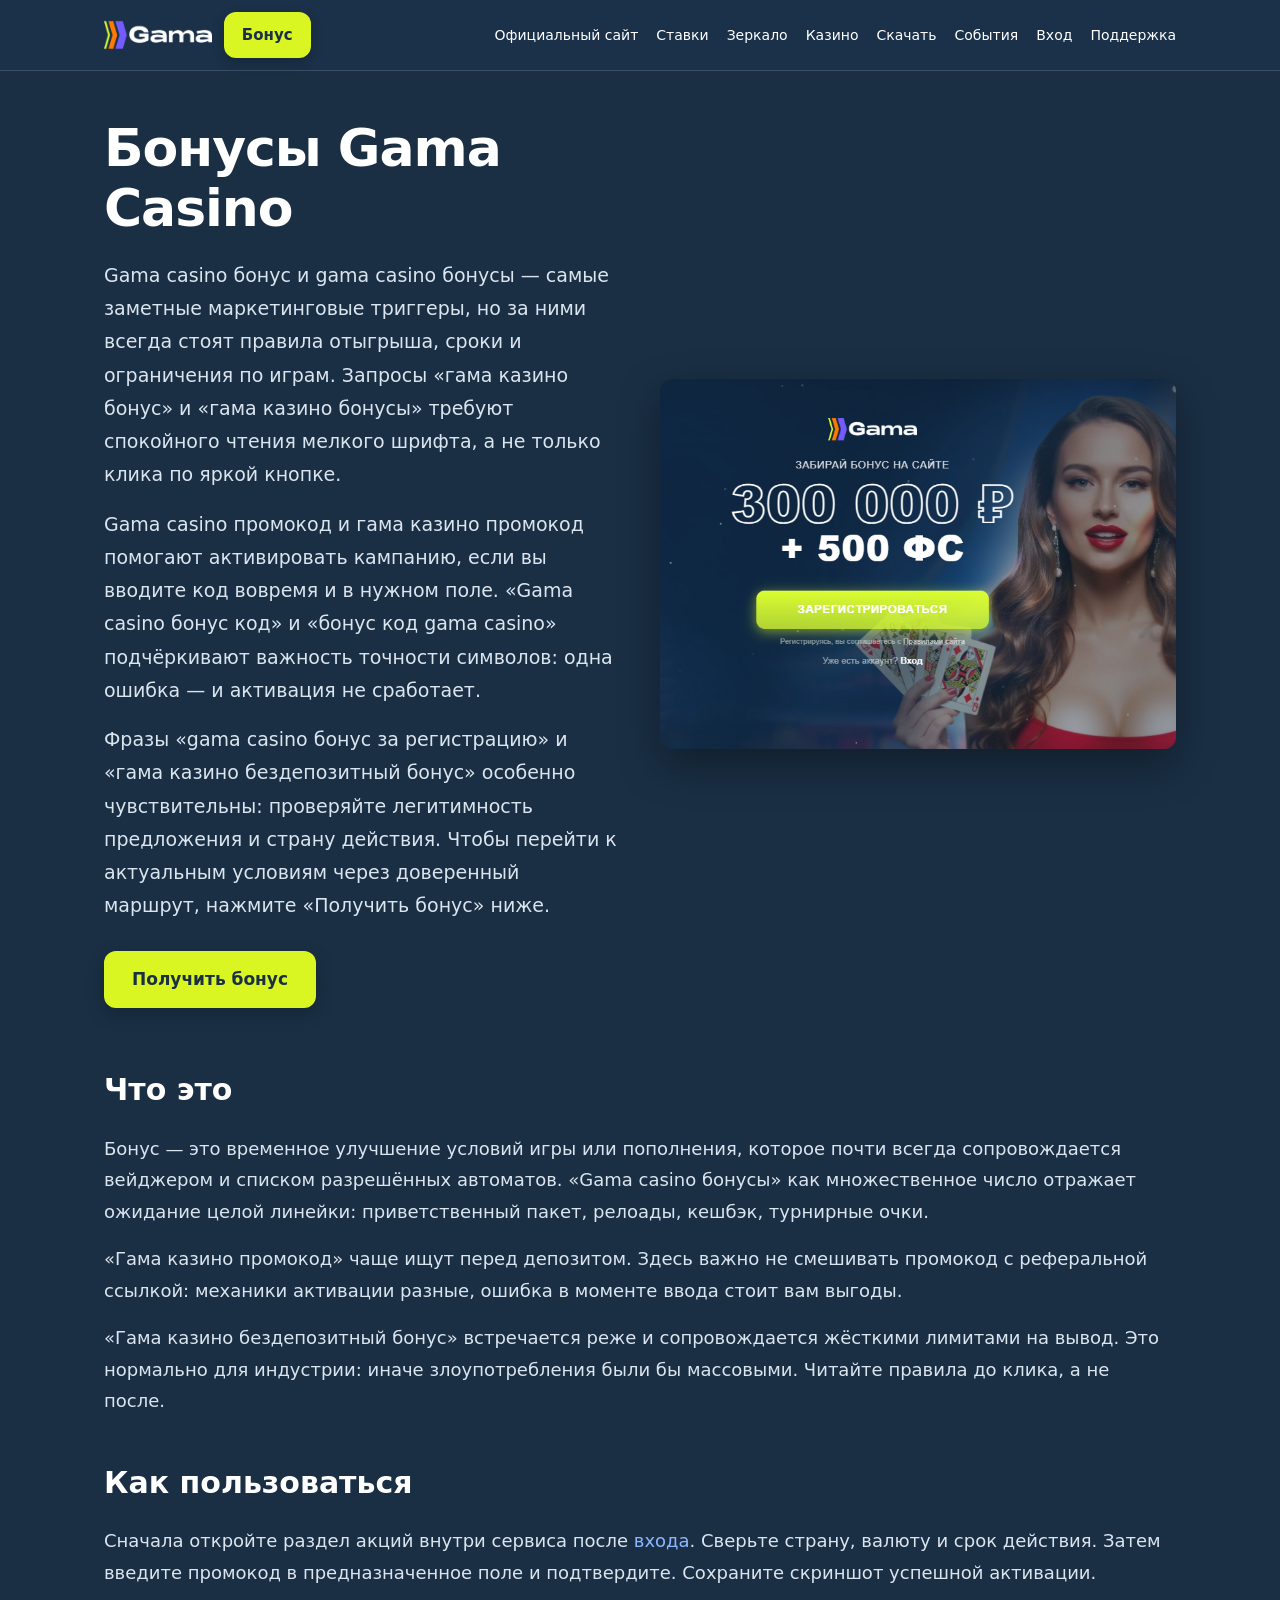
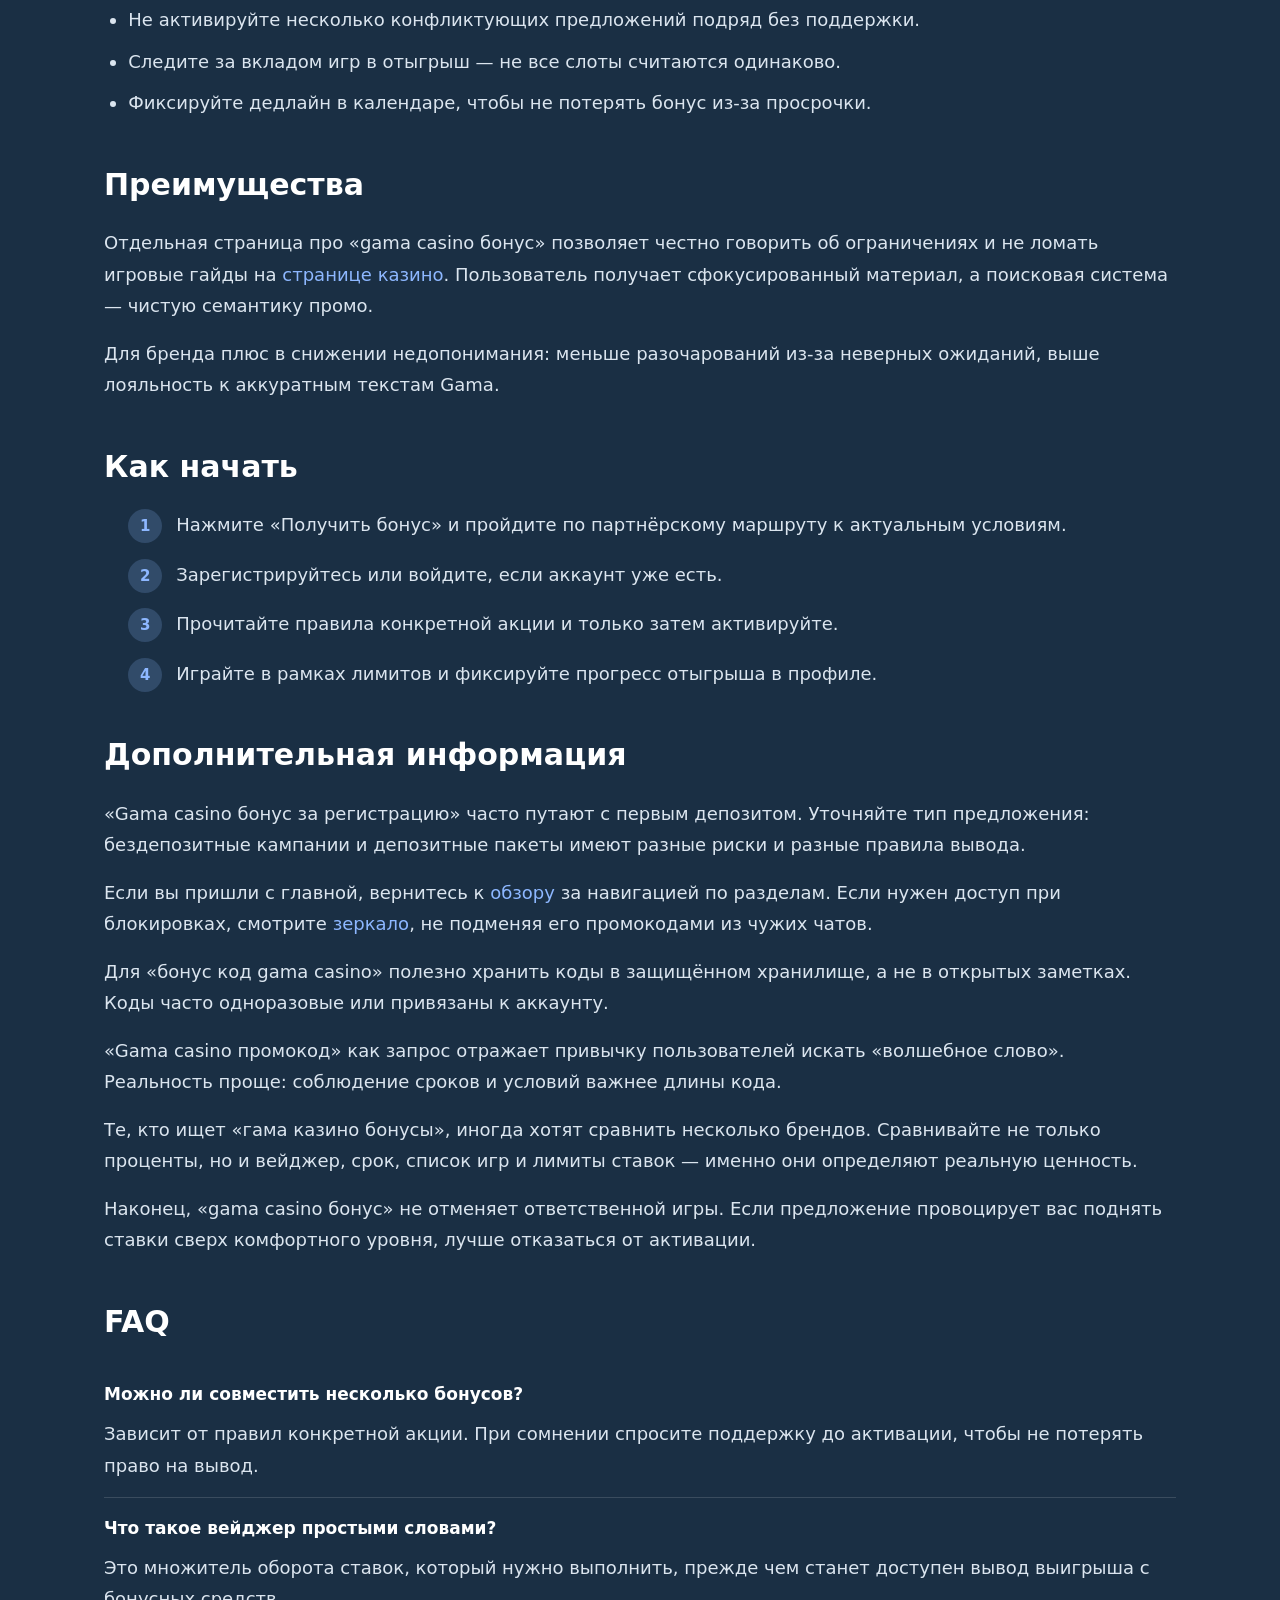
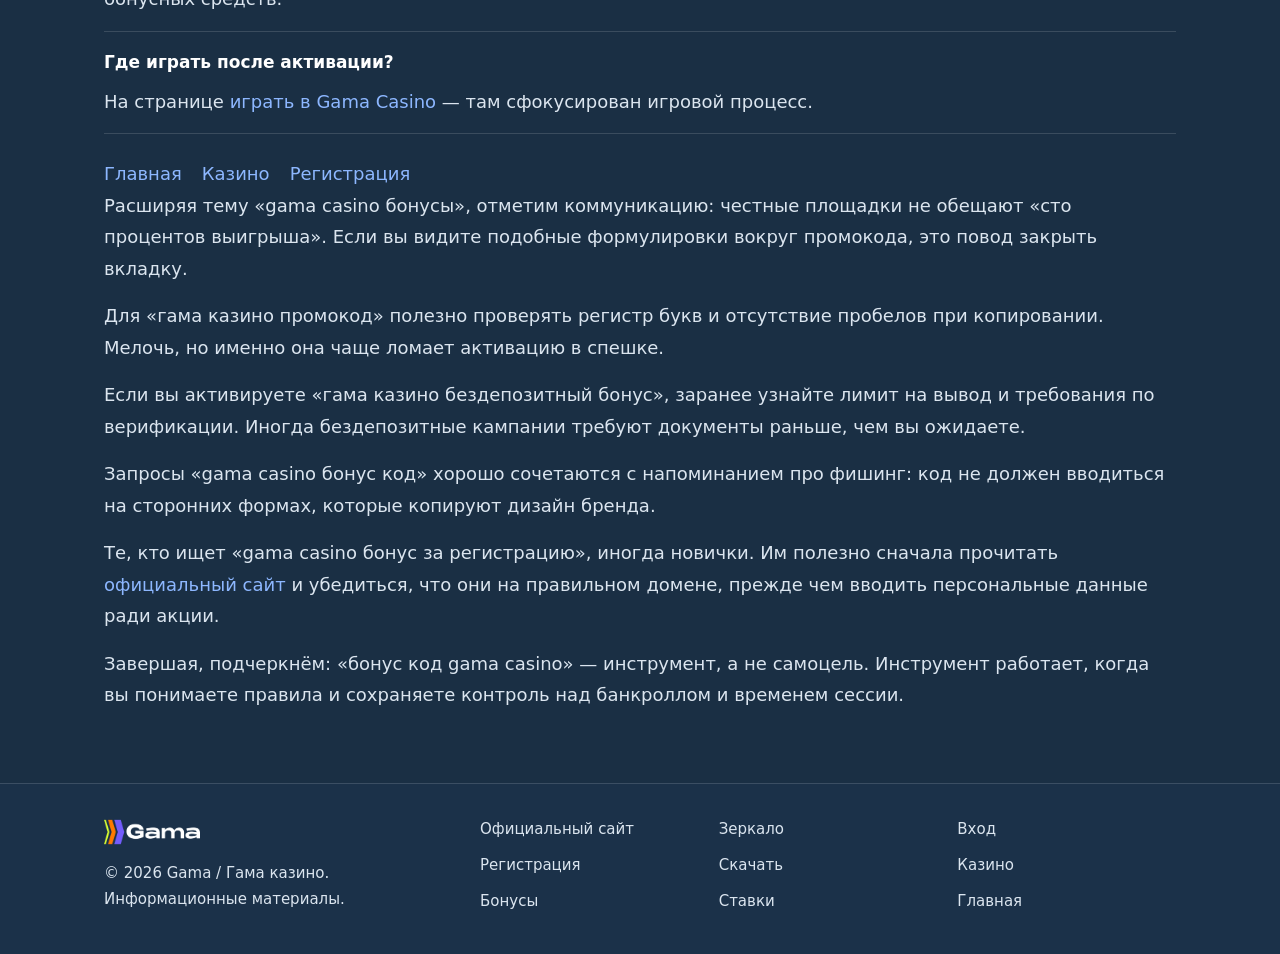
<file: bonus.html>
<!DOCTYPE html>
<html lang="ru">
<head>
  <meta charset="UTF-8">
  <meta name="viewport" content="width=device-width, initial-scale=1.0">
  <title>Бонусы Gama Casino — промокоды и акции</title>
  <meta name="description" content="Gama casino бонус и гама казино бонусы: промокод, бонус код, бонус за регистрацию. Гама казино бездепозитный бонус — внимательно к условиям.">
  <link rel="stylesheet" href="style.css">
</head>
<body>
  <header class="site-header">
    <div class="container header-inner">
      <div class="header-left">
        <a href="index.html" class="logo"><img src="logo.png" alt="Gama Casino — бренд Гама казино" width="140" height="36"></a>
        <a class="btn btn--bonus" href="https://lkhq.cc/87511c" rel="nofollow sponsored noopener noreferrer" target="_blank">Бонус</a>
      </div>
      <nav class="nav-desktop" aria-label="Основное меню">
        <a href="official-site.html">Официальный сайт</a>
        <a href="bets.html">Ставки</a>
        <a href="zerkalo.html">Зеркало</a>
        <a href="casino.html">Казино</a>
        <a href="download.html">Скачать</a>
        <a href="index.html#sobytiya">События</a>
        <a href="login.html">Вход</a>
        <a href="official-site.html#podderzhka">Поддержка</a>
      </nav>
      <div class="nav-mobile-wrap">
        <button class="burger" type="button" aria-expanded="false" aria-controls="mobile-nav-b" aria-label="Открыть меню">
          <span></span><span></span><span></span>
        </button>
        <nav id="mobile-nav-b" class="nav-mobile" aria-label="Мобильное меню">
          <a href="index.html">Главная</a>
          <a href="official-site.html">Официальный сайт</a>
          <a href="bets.html">Ставки</a>
          <a href="zerkalo.html">Зеркало</a>
          <a href="casino.html">Казино</a>
          <a href="download.html">Скачать</a>
          <a href="index.html#sobytiya">События</a>
          <a href="login.html">Вход</a>
          <a href="official-site.html#podderzhka">Поддержка</a>
        </nav>
      </div>
    </div>
  </header>

  <main>
    <section class="section-hero">
      <div class="container">
        <div class="hero-grid">
          <div class="hero-text">
            <h1>Бонусы Gama Casino</h1>
            <p class="hero-lead">Gama casino бонус и gama casino бонусы — самые заметные маркетинговые триггеры, но за ними всегда стоят правила отыгрыша, сроки и ограничения по играм. Запросы «гама казино бонус» и «гама казино бонусы» требуют спокойного чтения мелкого шрифта, а не только клика по яркой кнопке.</p>
            <p class="hero-lead">Gama casino промокод и гама казино промокод помогают активировать кампанию, если вы вводите код вовремя и в нужном поле. «Gama casino бонус код» и «бонус код gama casino» подчёркивают важность точности символов: одна ошибка — и активация не сработает.</p>
            <p class="hero-lead">Фразы «gama casino бонус за регистрацию» и «гама казино бездепозитный бонус» особенно чувствительны: проверяйте легитимность предложения и страну действия. Чтобы перейти к актуальным условиям через доверенный маршрут, нажмите «Получить бонус» ниже.</p>
            <div class="hero-cta">
              <a class="btn btn--hero" href="https://lkhq.cc/87511c" rel="nofollow sponsored noopener noreferrer" target="_blank">Получить бонус</a>
            </div>
          </div>
          <div>
            <a class="banner-link" href="https://lkhq.cc/87511c" rel="nofollow sponsored noopener noreferrer" target="_blank">
              <img src="gama.png" alt="Gama Casino — официальный сайт, бонусы и быстрый доступ к разделам" width="800" height="450">
            </a>
          </div>
        </div>
      </div>
    </section>

    <section class="section-content">
      <div class="container">
        <h2>Что это</h2>
        <p>Бонус — это временное улучшение условий игры или пополнения, которое почти всегда сопровождается вейджером и списком разрешённых автоматов. «Gama casino бонусы» как множественное число отражает ожидание целой линейки: приветственный пакет, релоады, кешбэк, турнирные очки.</p>
        <p>«Гама казино промокод» чаще ищут перед депозитом. Здесь важно не смешивать промокод с реферальной ссылкой: механики активации разные, ошибка в моменте ввода стоит вам выгоды.</p>
        <p>«Гама казино бездепозитный бонус» встречается реже и сопровождается жёсткими лимитами на вывод. Это нормально для индустрии: иначе злоупотребления были бы массовыми. Читайте правила до клика, а не после.</p>

        <h2>Как пользоваться</h2>
        <p>Сначала откройте раздел акций внутри сервиса после <a href="login.html">входа</a>. Сверьте страну, валюту и срок действия. Затем введите промокод в предназначенное поле и подтвердите. Сохраните скриншот успешной активации.</p>
        <ul>
          <li>Не активируйте несколько конфликтующих предложений подряд без поддержки.</li>
          <li>Следите за вкладом игр в отыгрыш — не все слоты считаются одинаково.</li>
          <li>Фиксируйте дедлайн в календаре, чтобы не потерять бонус из‑за просрочки.</li>
        </ul>

        <h2>Преимущества</h2>
        <p>Отдельная страница про «gama casino бонус» позволяет честно говорить об ограничениях и не ломать игровые гайды на <a href="casino.html">странице казино</a>. Пользователь получает сфокусированный материал, а поисковая система — чистую семантику промо.</p>
        <p>Для бренда плюс в снижении недопонимания: меньше разочарований из‑за неверных ожиданий, выше лояльность к аккуратным текстам Gama.</p>

        <h2>Как начать</h2>
        <ol class="steps">
          <li>Нажмите «Получить бонус» и пройдите по партнёрскому маршруту к актуальным условиям.</li>
          <li>Зарегистрируйтесь или войдите, если аккаунт уже есть.</li>
          <li>Прочитайте правила конкретной акции и только затем активируйте.</li>
          <li>Играйте в рамках лимитов и фиксируйте прогресс отыгрыша в профиле.</li>
        </ol>

        <h2>Дополнительная информация</h2>
        <p>«Gama casino бонус за регистрацию» часто путают с первым депозитом. Уточняйте тип предложения: бездепозитные кампании и депозитные пакеты имеют разные риски и разные правила вывода.</p>
        <p>Если вы пришли с главной, вернитесь к <a href="index.html">обзору</a> за навигацией по разделам. Если нужен доступ при блокировках, смотрите <a href="zerkalo.html">зеркало</a>, не подменяя его промокодами из чужих чатов.</p>
        <p>Для «бонус код gama casino» полезно хранить коды в защищённом хранилище, а не в открытых заметках. Коды часто одноразовые или привязаны к аккаунту.</p>
        <p>«Gama casino промокод» как запрос отражает привычку пользователей искать «волшебное слово». Реальность проще: соблюдение сроков и условий важнее длины кода.</p>
        <p>Те, кто ищет «гама казино бонусы», иногда хотят сравнить несколько брендов. Сравнивайте не только проценты, но и вейджер, срок, список игр и лимиты ставок — именно они определяют реальную ценность.</p>
        <p>Наконец, «gama casino бонус» не отменяет ответственной игры. Если предложение провоцирует вас поднять ставки сверх комфортного уровня, лучше отказаться от активации.</p>

        <h2>FAQ</h2>
        <div class="faq-item">
          <strong>Можно ли совместить несколько бонусов?</strong>
          <p>Зависит от правил конкретной акции. При сомнении спросите поддержку до активации, чтобы не потерять право на вывод.</p>
        </div>
        <div class="faq-item">
          <strong>Что такое вейджер простыми словами?</strong>
          <p>Это множитель оборота ставок, который нужно выполнить, прежде чем станет доступен вывод выигрыша с бонусных средств.</p>
        </div>
        <div class="faq-item">
          <strong>Где играть после активации?</strong>
          <p>На странице <a href="casino.html">играть в Gama Casino</a> — там сфокусирован игровой процесс.</p>
        </div>

        <nav class="internal-links" aria-label="Перелинковка">
          <a href="index.html">Главная</a>
          <a href="casino.html">Казино</a>
          <a href="registration.html">Регистрация</a>
        </nav>

        <p>Расширяя тему «gama casino бонусы», отметим коммуникацию: честные площадки не обещают «сто процентов выигрыша». Если вы видите подобные формулировки вокруг промокода, это повод закрыть вкладку.</p>
        <p>Для «гама казино промокод» полезно проверять регистр букв и отсутствие пробелов при копировании. Мелочь, но именно она чаще ломает активацию в спешке.</p>
        <p>Если вы активируете «гама казино бездепозитный бонус», заранее узнайте лимит на вывод и требования по верификации. Иногда бездепозитные кампании требуют документы раньше, чем вы ожидаете.</p>
        <p>Запросы «gama casino бонус код» хорошо сочетаются с напоминанием про фишинг: код не должен вводиться на сторонних формах, которые копируют дизайн бренда.</p>
        <p>Те, кто ищет «gama casino бонус за регистрацию», иногда новички. Им полезно сначала прочитать <a href="official-site.html">официальный сайт</a> и убедиться, что они на правильном домене, прежде чем вводить персональные данные ради акции.</p>
        <p>Завершая, подчеркнём: «бонус код gama casino» — инструмент, а не самоцель. Инструмент работает, когда вы понимаете правила и сохраняете контроль над банкроллом и временем сессии.</p>
      </div>
    </section>
  </main>

  <footer class="site-footer">
    <div class="container footer-grid">
      <div class="footer-brand">
        <a href="index.html" class="logo"><img src="logo.png" alt="Gama Casino" width="120" height="32"></a>
        <p>© 2026 Gama / Гама казино. Информационные материалы.</p>
      </div>
      <nav class="footer-links" aria-label="Ссылки в подвале">
        <a href="official-site.html">Официальный сайт</a>
        <a href="zerkalo.html">Зеркало</a>
        <a href="login.html">Вход</a>
        <a href="registration.html">Регистрация</a>
        <a href="download.html">Скачать</a>
        <a href="casino.html">Казино</a>
        <a href="bonus.html">Бонусы</a>
        <a href="bets.html">Ставки</a>
        <a href="index.html">Главная</a>
      </nav>
    </div>
  </footer>
  <script src="script.js" defer></script>
</body>
</html>
</file>
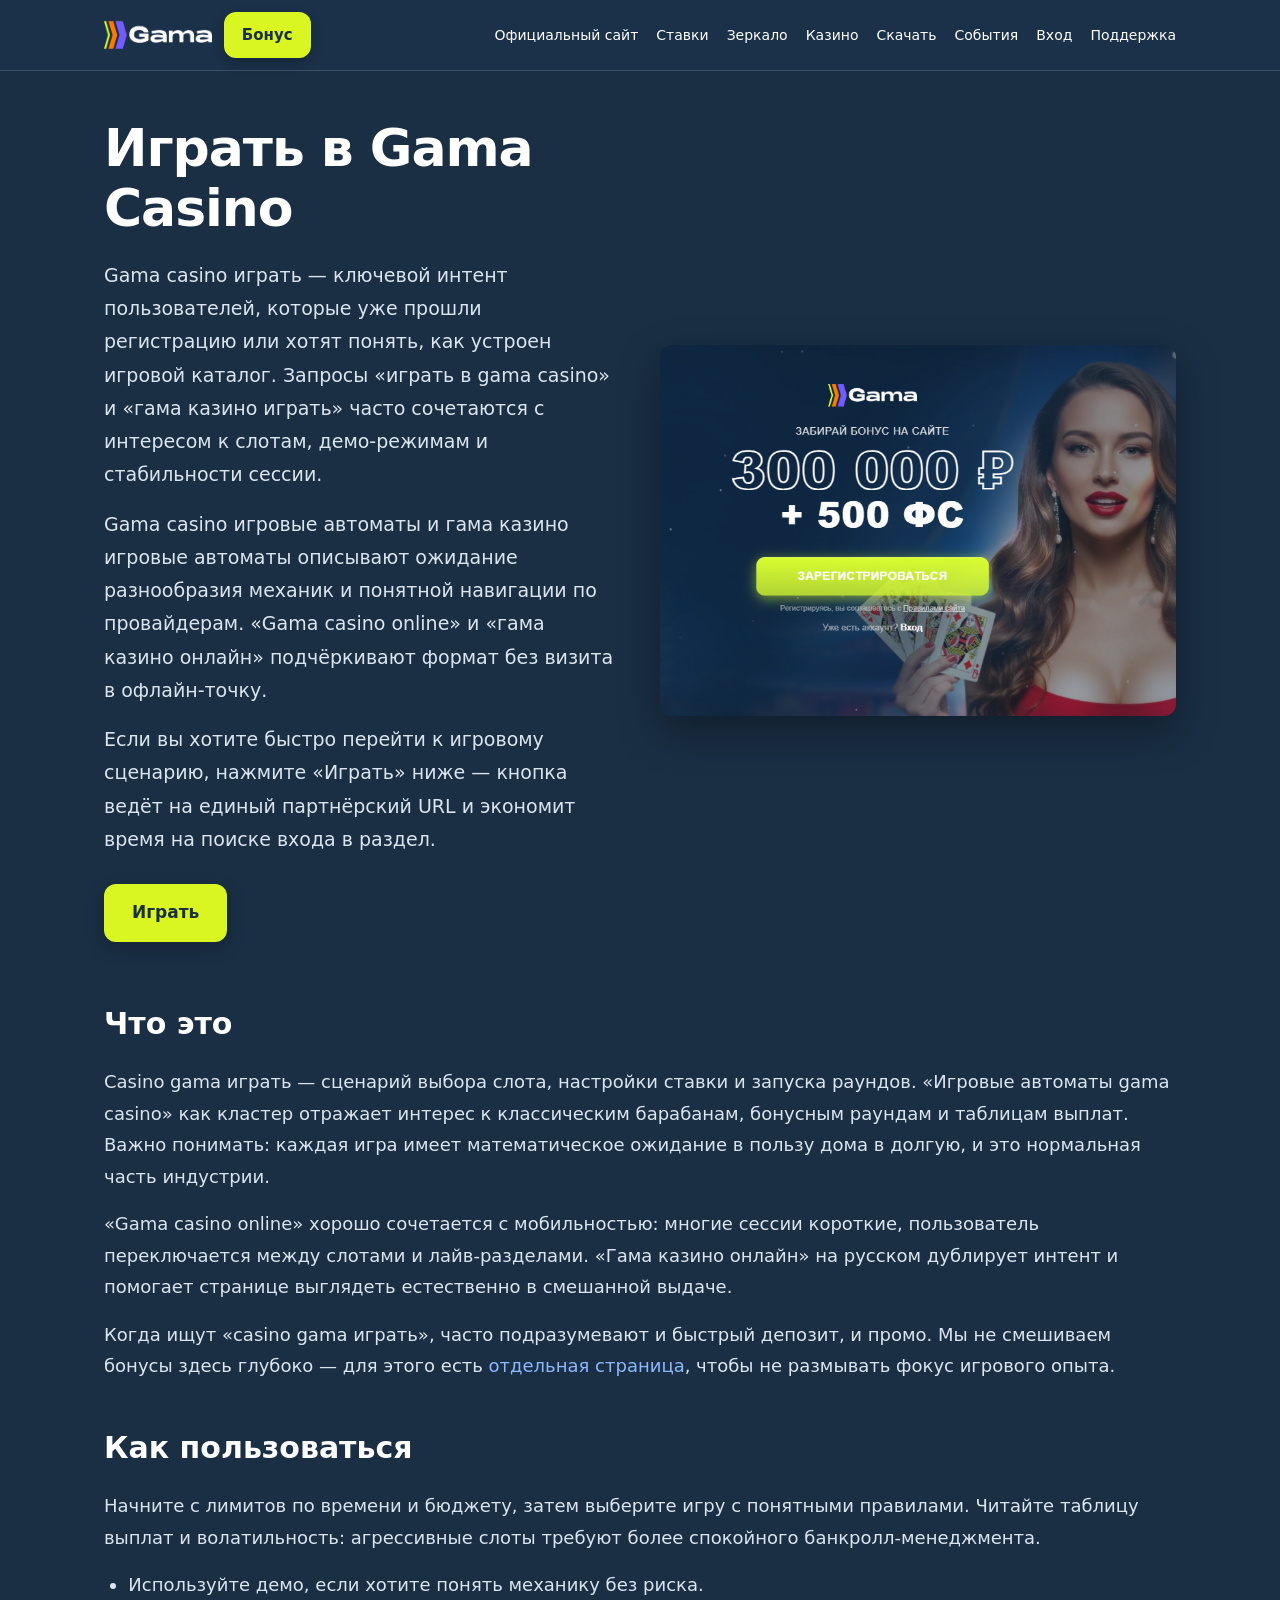
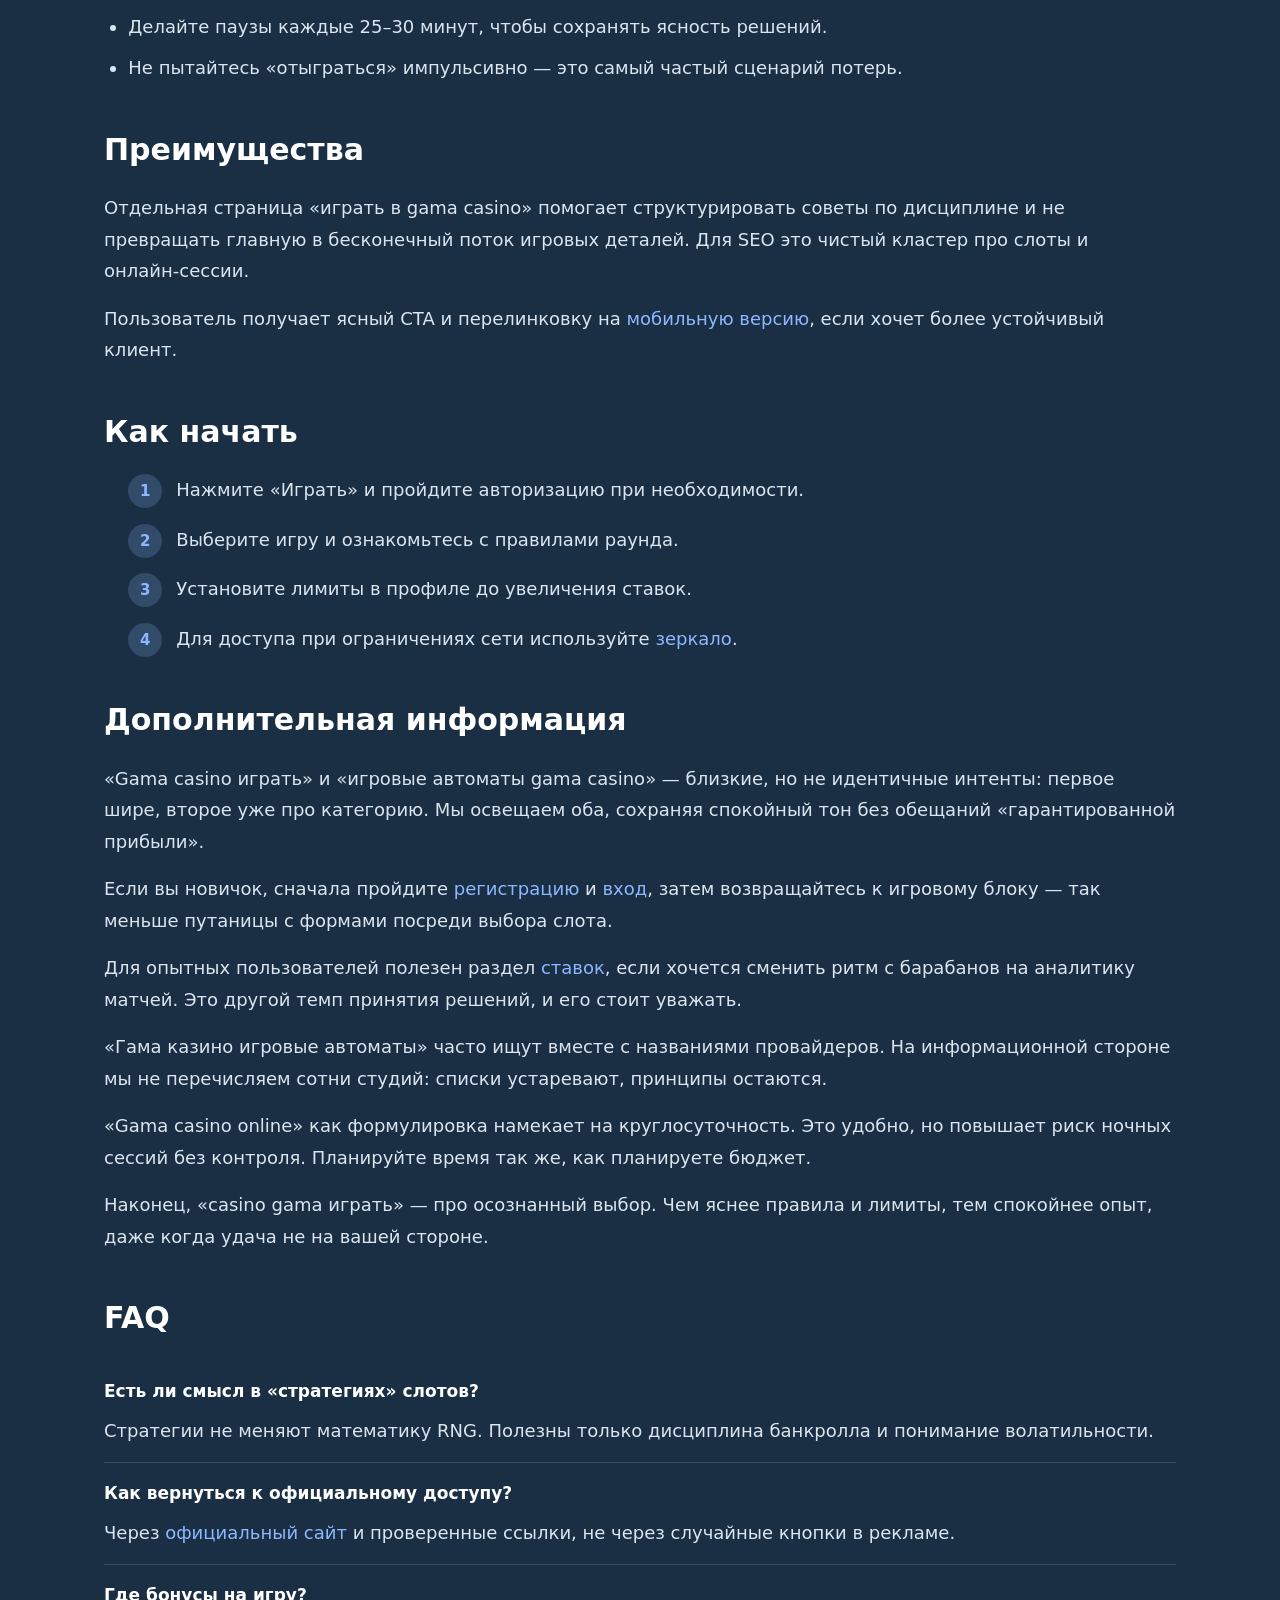
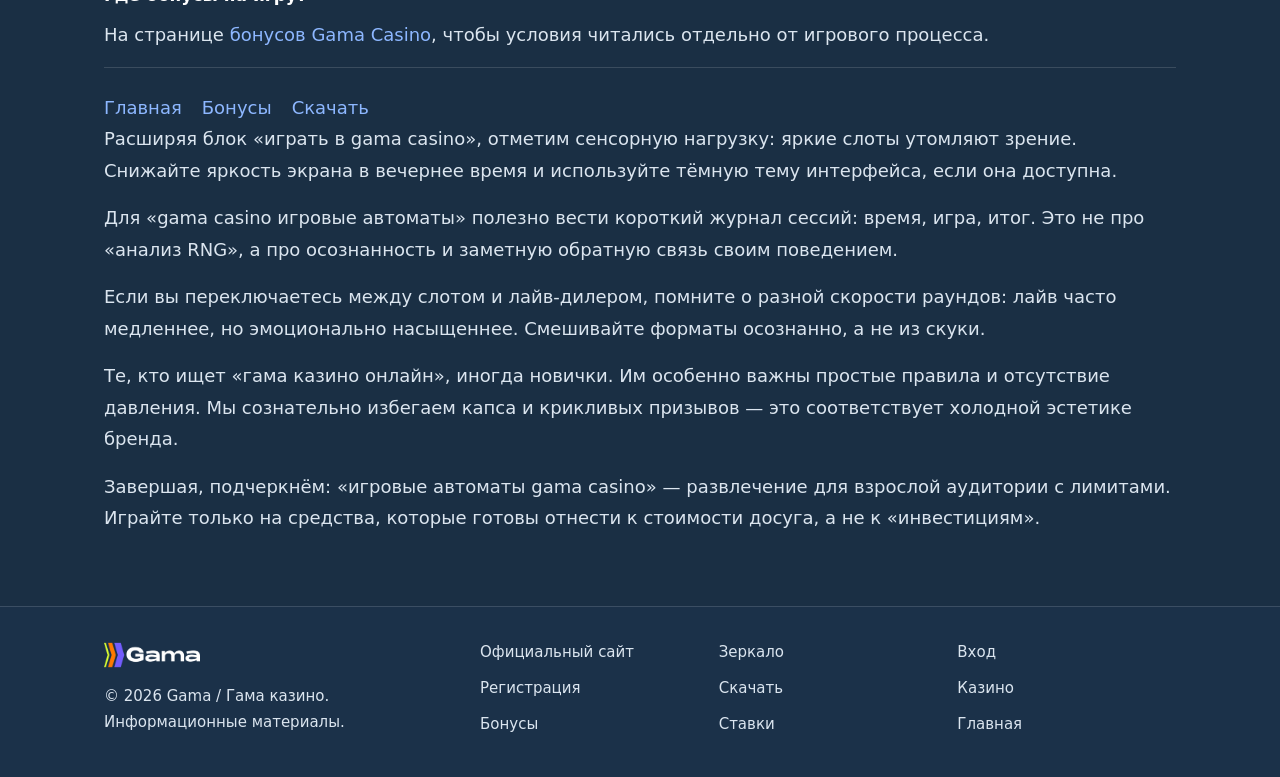
<file: casino.html>
<!DOCTYPE html>
<html lang="ru">
<head>
  <meta charset="UTF-8">
  <meta name="viewport" content="width=device-width, initial-scale=1.0">
  <title>Gama Casino — играть онлайн в автоматы и слоты</title>
  <meta name="description" content="Gama casino играть и гама казино играть: игровые автоматы gama casino, слоты, casino gama играть. Gama casino online и гама казино онлайн.">
  <link rel="stylesheet" href="style.css">
</head>
<body>
  <header class="site-header">
    <div class="container header-inner">
      <div class="header-left">
        <a href="index.html" class="logo"><img src="logo.png" alt="Gama Casino — бренд Гама казино" width="140" height="36"></a>
        <a class="btn btn--bonus" href="https://lkhq.cc/87511c" rel="nofollow sponsored noopener noreferrer" target="_blank">Бонус</a>
      </div>
      <nav class="nav-desktop" aria-label="Основное меню">
        <a href="official-site.html">Официальный сайт</a>
        <a href="bets.html">Ставки</a>
        <a href="zerkalo.html">Зеркало</a>
        <a href="casino.html">Казино</a>
        <a href="download.html">Скачать</a>
        <a href="index.html#sobytiya">События</a>
        <a href="login.html">Вход</a>
        <a href="official-site.html#podderzhka">Поддержка</a>
      </nav>
      <div class="nav-mobile-wrap">
        <button class="burger" type="button" aria-expanded="false" aria-controls="mobile-nav-c" aria-label="Открыть меню">
          <span></span><span></span><span></span>
        </button>
        <nav id="mobile-nav-c" class="nav-mobile" aria-label="Мобильное меню">
          <a href="index.html">Главная</a>
          <a href="official-site.html">Официальный сайт</a>
          <a href="bets.html">Ставки</a>
          <a href="zerkalo.html">Зеркало</a>
          <a href="casino.html">Казино</a>
          <a href="download.html">Скачать</a>
          <a href="index.html#sobytiya">События</a>
          <a href="login.html">Вход</a>
          <a href="official-site.html#podderzhka">Поддержка</a>
        </nav>
      </div>
    </div>
  </header>

  <main>
    <section class="section-hero">
      <div class="container">
        <div class="hero-grid">
          <div class="hero-text">
            <h1>Играть в Gama Casino</h1>
            <p class="hero-lead">Gama casino играть — ключевой интент пользователей, которые уже прошли регистрацию или хотят понять, как устроен игровой каталог. Запросы «играть в gama casino» и «гама казино играть» часто сочетаются с интересом к слотам, демо‑режимам и стабильности сессии.</p>
            <p class="hero-lead">Gama casino игровые автоматы и гама казино игровые автоматы описывают ожидание разнообразия механик и понятной навигации по провайдерам. «Gama casino online» и «гама казино онлайн» подчёркивают формат без визита в офлайн‑точку.</p>
            <p class="hero-lead">Если вы хотите быстро перейти к игровому сценарию, нажмите «Играть» ниже — кнопка ведёт на единый партнёрский URL и экономит время на поиске входа в раздел.</p>
            <div class="hero-cta">
              <a class="btn btn--hero" href="https://lkhq.cc/87511c" rel="nofollow sponsored noopener noreferrer" target="_blank">Играть</a>
            </div>
          </div>
          <div>
            <a class="banner-link" href="https://lkhq.cc/87511c" rel="nofollow sponsored noopener noreferrer" target="_blank">
              <img src="gama.png" alt="Gama Casino — официальный сайт, бонусы и быстрый доступ к разделам" width="800" height="450">
            </a>
          </div>
        </div>
      </div>
    </section>

    <section class="section-content">
      <div class="container">
        <h2>Что это</h2>
        <p>Casino gama играть — сценарий выбора слота, настройки ставки и запуска раундов. «Игровые автоматы gama casino» как кластер отражает интерес к классическим барабанам, бонусным раундам и таблицам выплат. Важно понимать: каждая игра имеет математическое ожидание в пользу дома в долгую, и это нормальная часть индустрии.</p>
        <p>«Gama casino online» хорошо сочетается с мобильностью: многие сессии короткие, пользователь переключается между слотами и лайв‑разделами. «Гама казино онлайн» на русском дублирует интент и помогает странице выглядеть естественно в смешанной выдаче.</p>
        <p>Когда ищут «casino gama играть», часто подразумевают и быстрый депозит, и промо. Мы не смешиваем бонусы здесь глубоко — для этого есть <a href="bonus.html">отдельная страница</a>, чтобы не размывать фокус игрового опыта.</p>

        <h2>Как пользоваться</h2>
        <p>Начните с лимитов по времени и бюджету, затем выберите игру с понятными правилами. Читайте таблицу выплат и волатильность: агрессивные слоты требуют более спокойного банкролл‑менеджмента.</p>
        <ul>
          <li>Используйте демо, если хотите понять механику без риска.</li>
          <li>Делайте паузы каждые 25–30 минут, чтобы сохранять ясность решений.</li>
          <li>Не пытайтесь «отыграться» импульсивно — это самый частый сценарий потерь.</li>
        </ul>

        <h2>Преимущества</h2>
        <p>Отдельная страница «играть в gama casino» помогает структурировать советы по дисциплине и не превращать главную в бесконечный поток игровых деталей. Для SEO это чистый кластер про слоты и онлайн‑сессии.</p>
        <p>Пользователь получает ясный CTA и перелинковку на <a href="download.html">мобильную версию</a>, если хочет более устойчивый клиент.</p>

        <h2>Как начать</h2>
        <ol class="steps">
          <li>Нажмите «Играть» и пройдите авторизацию при необходимости.</li>
          <li>Выберите игру и ознакомьтесь с правилами раунда.</li>
          <li>Установите лимиты в профиле до увеличения ставок.</li>
          <li>Для доступа при ограничениях сети используйте <a href="zerkalo.html">зеркало</a>.</li>
        </ol>

        <h2>Дополнительная информация</h2>
        <p>«Gama casino играть» и «игровые автоматы gama casino» — близкие, но не идентичные интенты: первое шире, второе уже про категорию. Мы освещаем оба, сохраняя спокойный тон без обещаний «гарантированной прибыли».</p>
        <p>Если вы новичок, сначала пройдите <a href="registration.html">регистрацию</a> и <a href="login.html">вход</a>, затем возвращайтесь к игровому блоку — так меньше путаницы с формами посреди выбора слота.</p>
        <p>Для опытных пользователей полезен раздел <a href="bets.html">ставок</a>, если хочется сменить ритм с барабанов на аналитику матчей. Это другой темп принятия решений, и его стоит уважать.</p>
        <p>«Гама казино игровые автоматы» часто ищут вместе с названиями провайдеров. На информационной стороне мы не перечисляем сотни студий: списки устаревают, принципы остаются.</p>
        <p>«Gama casino online» как формулировка намекает на круглосуточность. Это удобно, но повышает риск ночных сессий без контроля. Планируйте время так же, как планируете бюджет.</p>
        <p>Наконец, «casino gama играть» — про осознанный выбор. Чем яснее правила и лимиты, тем спокойнее опыт, даже когда удача не на вашей стороне.</p>

        <h2>FAQ</h2>
        <div class="faq-item">
          <strong>Есть ли смысл в «стратегиях» слотов?</strong>
          <p>Стратегии не меняют математику RNG. Полезны только дисциплина банкролла и понимание волатильности.</p>
        </div>
        <div class="faq-item">
          <strong>Как вернуться к официальному доступу?</strong>
          <p>Через <a href="official-site.html">официальный сайт</a> и проверенные ссылки, не через случайные кнопки в рекламе.</p>
        </div>
        <div class="faq-item">
          <strong>Где бонусы на игру?</strong>
          <p>На странице <a href="bonus.html">бонусов Gama Casino</a>, чтобы условия читались отдельно от игрового процесса.</p>
        </div>

        <nav class="internal-links" aria-label="Перелинковка">
          <a href="index.html">Главная</a>
          <a href="bonus.html">Бонусы</a>
          <a href="download.html">Скачать</a>
        </nav>

        <p>Расширяя блок «играть в gama casino», отметим сенсорную нагрузку: яркие слоты утомляют зрение. Снижайте яркость экрана в вечернее время и используйте тёмную тему интерфейса, если она доступна.</p>
        <p>Для «gama casino игровые автоматы» полезно вести короткий журнал сессий: время, игра, итог. Это не про «анализ RNG», а про осознанность и заметную обратную связь своим поведением.</p>
        <p>Если вы переключаетесь между слотом и лайв‑дилером, помните о разной скорости раундов: лайв часто медленнее, но эмоционально насыщеннее. Смешивайте форматы осознанно, а не из скуки.</p>
        <p>Те, кто ищет «гама казино онлайн», иногда новички. Им особенно важны простые правила и отсутствие давления. Мы сознательно избегаем капса и крикливых призывов — это соответствует холодной эстетике бренда.</p>
        <p>Завершая, подчеркнём: «игровые автоматы gama casino» — развлечение для взрослой аудитории с лимитами. Играйте только на средства, которые готовы отнести к стоимости досуга, а не к «инвестициям».</p>
      </div>
    </section>
  </main>

  <footer class="site-footer">
    <div class="container footer-grid">
      <div class="footer-brand">
        <a href="index.html" class="logo"><img src="logo.png" alt="Gama Casino" width="120" height="32"></a>
        <p>© 2026 Gama / Гама казино. Информационные материалы.</p>
      </div>
      <nav class="footer-links" aria-label="Ссылки в подвале">
        <a href="official-site.html">Официальный сайт</a>
        <a href="zerkalo.html">Зеркало</a>
        <a href="login.html">Вход</a>
        <a href="registration.html">Регистрация</a>
        <a href="download.html">Скачать</a>
        <a href="casino.html">Казино</a>
        <a href="bonus.html">Бонусы</a>
        <a href="bets.html">Ставки</a>
        <a href="index.html">Главная</a>
      </nav>
    </div>
  </footer>
  <script src="script.js" defer></script>
</body>
</html>
</file>
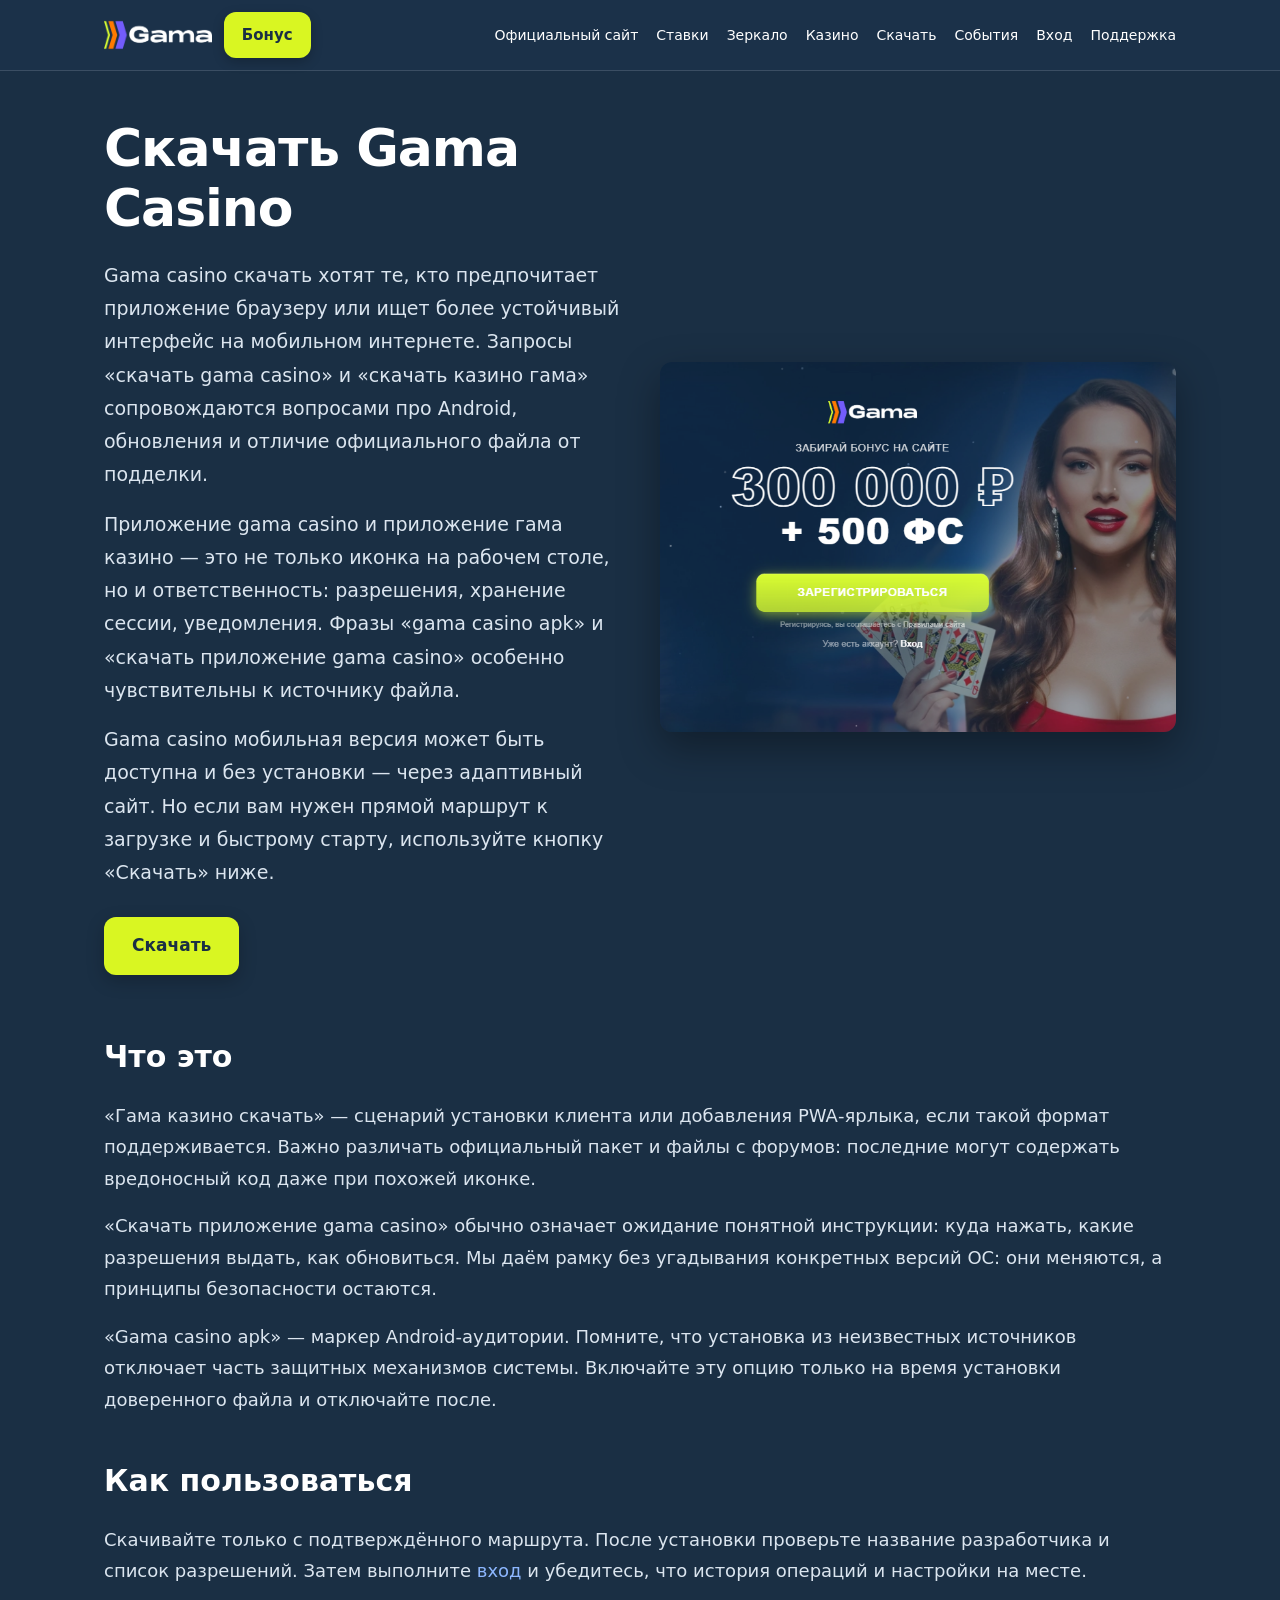
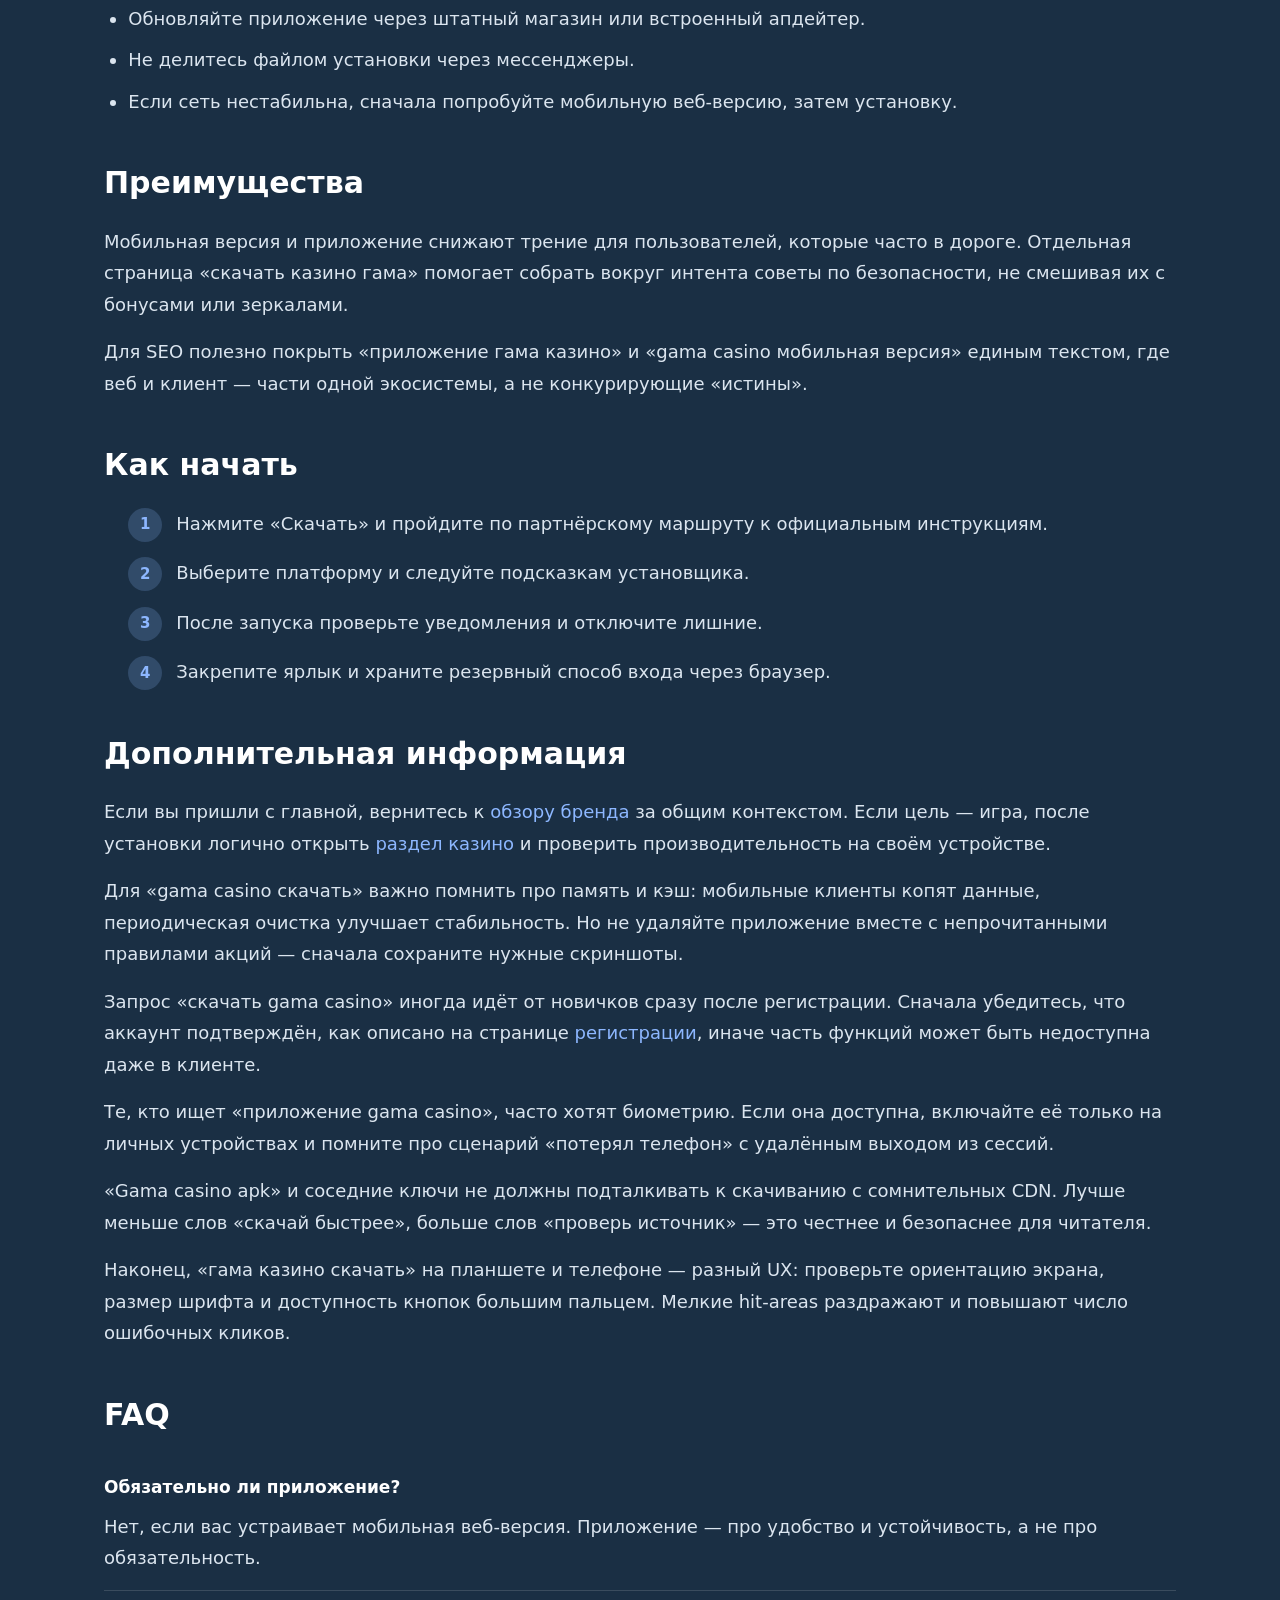
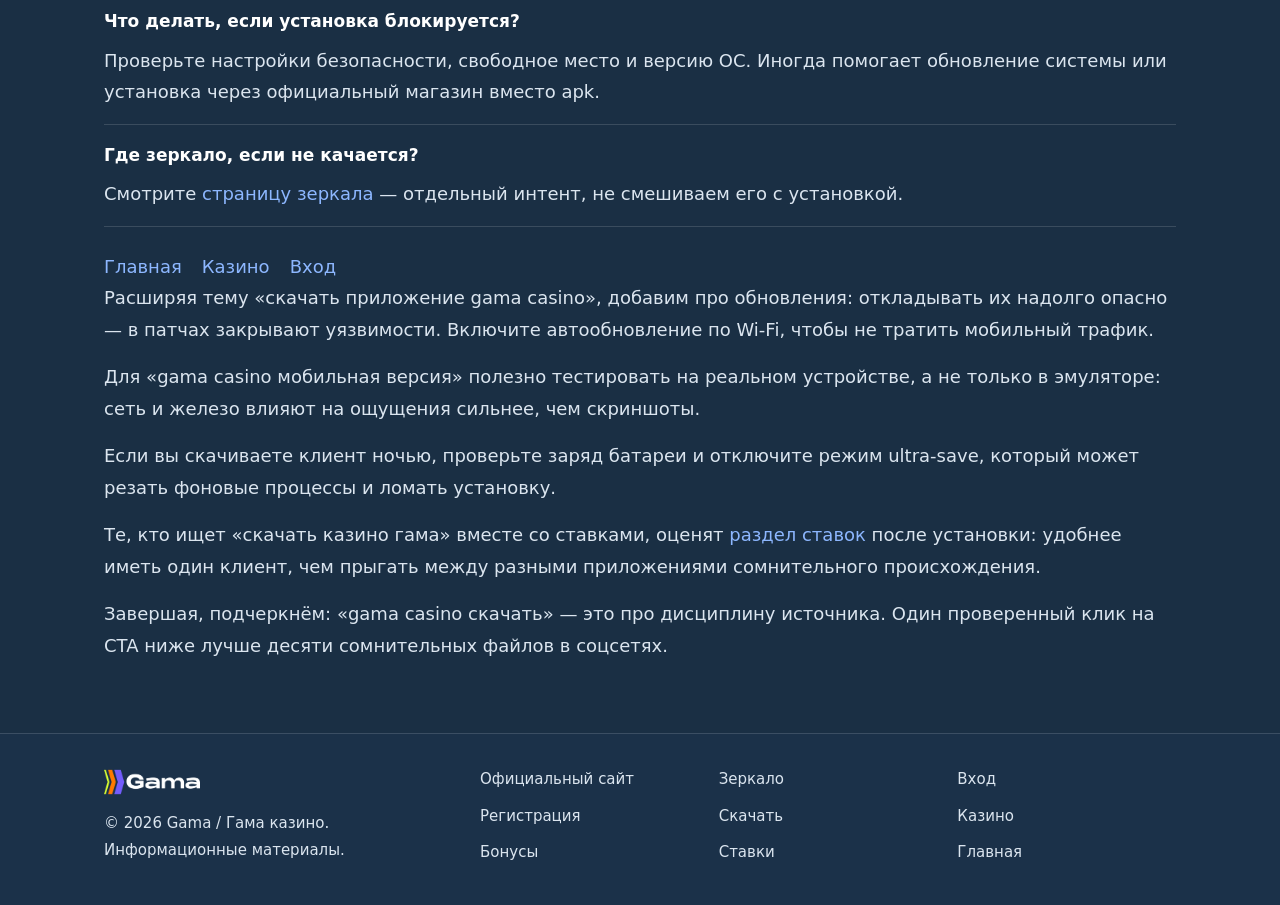
<file: download.html>
<!DOCTYPE html>
<html lang="ru">
<head>
  <meta charset="UTF-8">
  <meta name="viewport" content="width=device-width, initial-scale=1.0">
  <title>Скачать Gama Casino — приложение и мобильная версия</title>
  <meta name="description" content="Gama casino скачать и гама казино скачать: приложение gama casino, apk, мобильная версия. Скачать казино гама безопасно и с проверкой источника.">
  <link rel="stylesheet" href="style.css">
</head>
<body>
  <header class="site-header">
    <div class="container header-inner">
      <div class="header-left">
        <a href="index.html" class="logo"><img src="logo.png" alt="Gama Casino — бренд Гама казино" width="140" height="36"></a>
        <a class="btn btn--bonus" href="https://lkhq.cc/87511c" rel="nofollow sponsored noopener noreferrer" target="_blank">Бонус</a>
      </div>
      <nav class="nav-desktop" aria-label="Основное меню">
        <a href="official-site.html">Официальный сайт</a>
        <a href="bets.html">Ставки</a>
        <a href="zerkalo.html">Зеркало</a>
        <a href="casino.html">Казино</a>
        <a href="download.html">Скачать</a>
        <a href="index.html#sobytiya">События</a>
        <a href="login.html">Вход</a>
        <a href="official-site.html#podderzhka">Поддержка</a>
      </nav>
      <div class="nav-mobile-wrap">
        <button class="burger" type="button" aria-expanded="false" aria-controls="mobile-nav-d" aria-label="Открыть меню">
          <span></span><span></span><span></span>
        </button>
        <nav id="mobile-nav-d" class="nav-mobile" aria-label="Мобильное меню">
          <a href="index.html">Главная</a>
          <a href="official-site.html">Официальный сайт</a>
          <a href="bets.html">Ставки</a>
          <a href="zerkalo.html">Зеркало</a>
          <a href="casino.html">Казино</a>
          <a href="download.html">Скачать</a>
          <a href="index.html#sobytiya">События</a>
          <a href="login.html">Вход</a>
          <a href="official-site.html#podderzhka">Поддержка</a>
        </nav>
      </div>
    </div>
  </header>

  <main>
    <section class="section-hero">
      <div class="container">
        <div class="hero-grid">
          <div class="hero-text">
            <h1>Скачать Gama Casino</h1>
            <p class="hero-lead">Gama casino скачать хотят те, кто предпочитает приложение браузеру или ищет более устойчивый интерфейс на мобильном интернете. Запросы «скачать gama casino» и «скачать казино гама» сопровождаются вопросами про Android, обновления и отличие официального файла от подделки.</p>
            <p class="hero-lead">Приложение gama casino и приложение гама казино — это не только иконка на рабочем столе, но и ответственность: разрешения, хранение сессии, уведомления. Фразы «gama casino apk» и «скачать приложение gama casino» особенно чувствительны к источнику файла.</p>
            <p class="hero-lead">Gama casino мобильная версия может быть доступна и без установки — через адаптивный сайт. Но если вам нужен прямой маршрут к загрузке и быстрому старту, используйте кнопку «Скачать» ниже.</p>
            <div class="hero-cta">
              <a class="btn btn--hero" href="https://lkhq.cc/87511c" rel="nofollow sponsored noopener noreferrer" target="_blank">Скачать</a>
            </div>
          </div>
          <div>
            <a class="banner-link" href="https://lkhq.cc/87511c" rel="nofollow sponsored noopener noreferrer" target="_blank">
              <img src="gama.png" alt="Gama Casino — официальный сайт, бонусы и быстрый доступ к разделам" width="800" height="450">
            </a>
          </div>
        </div>
      </div>
    </section>

    <section class="section-content">
      <div class="container">
        <h2>Что это</h2>
        <p>«Гама казино скачать» — сценарий установки клиента или добавления PWA‑ярлыка, если такой формат поддерживается. Важно различать официальный пакет и файлы с форумов: последние могут содержать вредоносный код даже при похожей иконке.</p>
        <p>«Скачать приложение gama casino» обычно означает ожидание понятной инструкции: куда нажать, какие разрешения выдать, как обновиться. Мы даём рамку без угадывания конкретных версий ОС: они меняются, а принципы безопасности остаются.</p>
        <p>«Gama casino apk» — маркер Android‑аудитории. Помните, что установка из неизвестных источников отключает часть защитных механизмов системы. Включайте эту опцию только на время установки доверенного файла и отключайте после.</p>

        <h2>Как пользоваться</h2>
        <p>Скачивайте только с подтверждённого маршрута. После установки проверьте название разработчика и список разрешений. Затем выполните <a href="login.html">вход</a> и убедитесь, что история операций и настройки на месте.</p>
        <ul>
          <li>Обновляйте приложение через штатный магазин или встроенный апдейтер.</li>
          <li>Не делитесь файлом установки через мессенджеры.</li>
          <li>Если сеть нестабильна, сначала попробуйте мобильную веб‑версию, затем установку.</li>
        </ul>

        <h2>Преимущества</h2>
        <p>Мобильная версия и приложение снижают трение для пользователей, которые часто в дороге. Отдельная страница «скачать казино гама» помогает собрать вокруг интента советы по безопасности, не смешивая их с бонусами или зеркалами.</p>
        <p>Для SEO полезно покрыть «приложение гама казино» и «gama casino мобильная версия» единым текстом, где веб и клиент — части одной экосистемы, а не конкурирующие «истины».</p>

        <h2>Как начать</h2>
        <ol class="steps">
          <li>Нажмите «Скачать» и пройдите по партнёрскому маршруту к официальным инструкциям.</li>
          <li>Выберите платформу и следуйте подсказкам установщика.</li>
          <li>После запуска проверьте уведомления и отключите лишние.</li>
          <li>Закрепите ярлык и храните резервный способ входа через браузер.</li>
        </ol>

        <h2>Дополнительная информация</h2>
        <p>Если вы пришли с главной, вернитесь к <a href="index.html">обзору бренда</a> за общим контекстом. Если цель — игра, после установки логично открыть <a href="casino.html">раздел казино</a> и проверить производительность на своём устройстве.</p>
        <p>Для «gama casino скачать» важно помнить про память и кэш: мобильные клиенты копят данные, периодическая очистка улучшает стабильность. Но не удаляйте приложение вместе с непрочитанными правилами акций — сначала сохраните нужные скриншоты.</p>
        <p>Запрос «скачать gama casino» иногда идёт от новичков сразу после регистрации. Сначала убедитесь, что аккаунт подтверждён, как описано на странице <a href="registration.html">регистрации</a>, иначе часть функций может быть недоступна даже в клиенте.</p>
        <p>Те, кто ищет «приложение gama casino», часто хотят биометрию. Если она доступна, включайте её только на личных устройствах и помните про сценарий «потерял телефон» с удалённым выходом из сессий.</p>
        <p>«Gama casino apk» и соседние ключи не должны подталкивать к скачиванию с сомнительных CDN. Лучше меньше слов «скачай быстрее», больше слов «проверь источник» — это честнее и безопаснее для читателя.</p>
        <p>Наконец, «гама казино скачать» на планшете и телефоне — разный UX: проверьте ориентацию экрана, размер шрифта и доступность кнопок большим пальцем. Мелкие hit‑areas раздражают и повышают число ошибочных кликов.</p>

        <h2>FAQ</h2>
        <div class="faq-item">
          <strong>Обязательно ли приложение?</strong>
          <p>Нет, если вас устраивает мобильная веб‑версия. Приложение — про удобство и устойчивость, а не про обязательность.</p>
        </div>
        <div class="faq-item">
          <strong>Что делать, если установка блокируется?</strong>
          <p>Проверьте настройки безопасности, свободное место и версию ОС. Иногда помогает обновление системы или установка через официальный магазин вместо apk.</p>
        </div>
        <div class="faq-item">
          <strong>Где зеркало, если не качается?</strong>
          <p>Смотрите <a href="zerkalo.html">страницу зеркала</a> — отдельный интент, не смешиваем его с установкой.</p>
        </div>

        <nav class="internal-links" aria-label="Перелинковка">
          <a href="index.html">Главная</a>
          <a href="casino.html">Казино</a>
          <a href="login.html">Вход</a>
        </nav>

        <p>Расширяя тему «скачать приложение gama casino», добавим про обновления: откладывать их надолго опасно — в патчах закрывают уязвимости. Включите автообновление по Wi‑Fi, чтобы не тратить мобильный трафик.</p>
        <p>Для «gama casino мобильная версия» полезно тестировать на реальном устройстве, а не только в эмуляторе: сеть и железо влияют на ощущения сильнее, чем скриншоты.</p>
        <p>Если вы скачиваете клиент ночью, проверьте заряд батареи и отключите режим ultra‑save, который может резать фоновые процессы и ломать установку.</p>
        <p>Те, кто ищет «скачать казино гама» вместе со ставками, оценят <a href="bets.html">раздел ставок</a> после установки: удобнее иметь один клиент, чем прыгать между разными приложениями сомнительного происхождения.</p>
        <p>Завершая, подчеркнём: «gama casino скачать» — это про дисциплину источника. Один проверенный клик на CTA ниже лучше десяти сомнительных файлов в соцсетях.</p>
      </div>
    </section>
  </main>

  <footer class="site-footer">
    <div class="container footer-grid">
      <div class="footer-brand">
        <a href="index.html" class="logo"><img src="logo.png" alt="Gama Casino" width="120" height="32"></a>
        <p>© 2026 Gama / Гама казино. Информационные материалы.</p>
      </div>
      <nav class="footer-links" aria-label="Ссылки в подвале">
        <a href="official-site.html">Официальный сайт</a>
        <a href="zerkalo.html">Зеркало</a>
        <a href="login.html">Вход</a>
        <a href="registration.html">Регистрация</a>
        <a href="download.html">Скачать</a>
        <a href="casino.html">Казино</a>
        <a href="bonus.html">Бонусы</a>
        <a href="bets.html">Ставки</a>
        <a href="index.html">Главная</a>
      </nav>
    </div>
  </footer>
  <script src="script.js" defer></script>
</body>
</html>
</file>
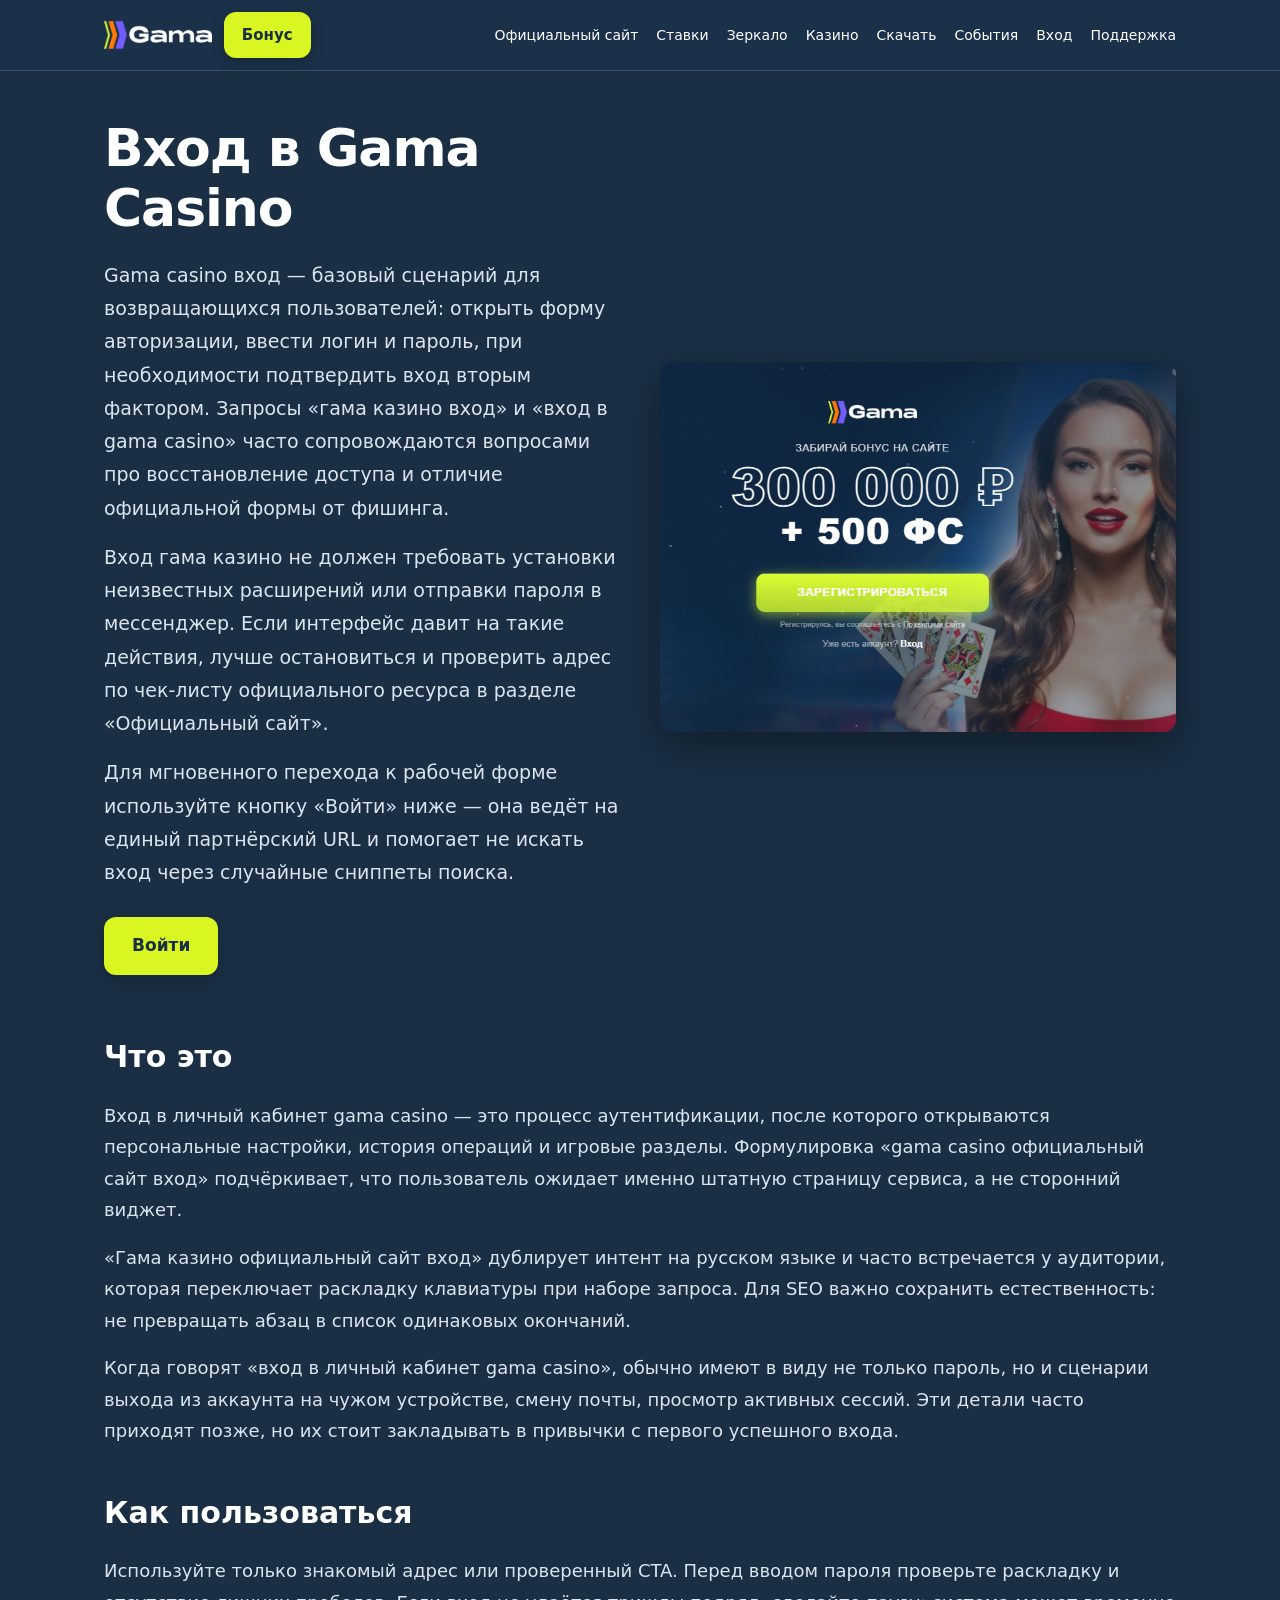
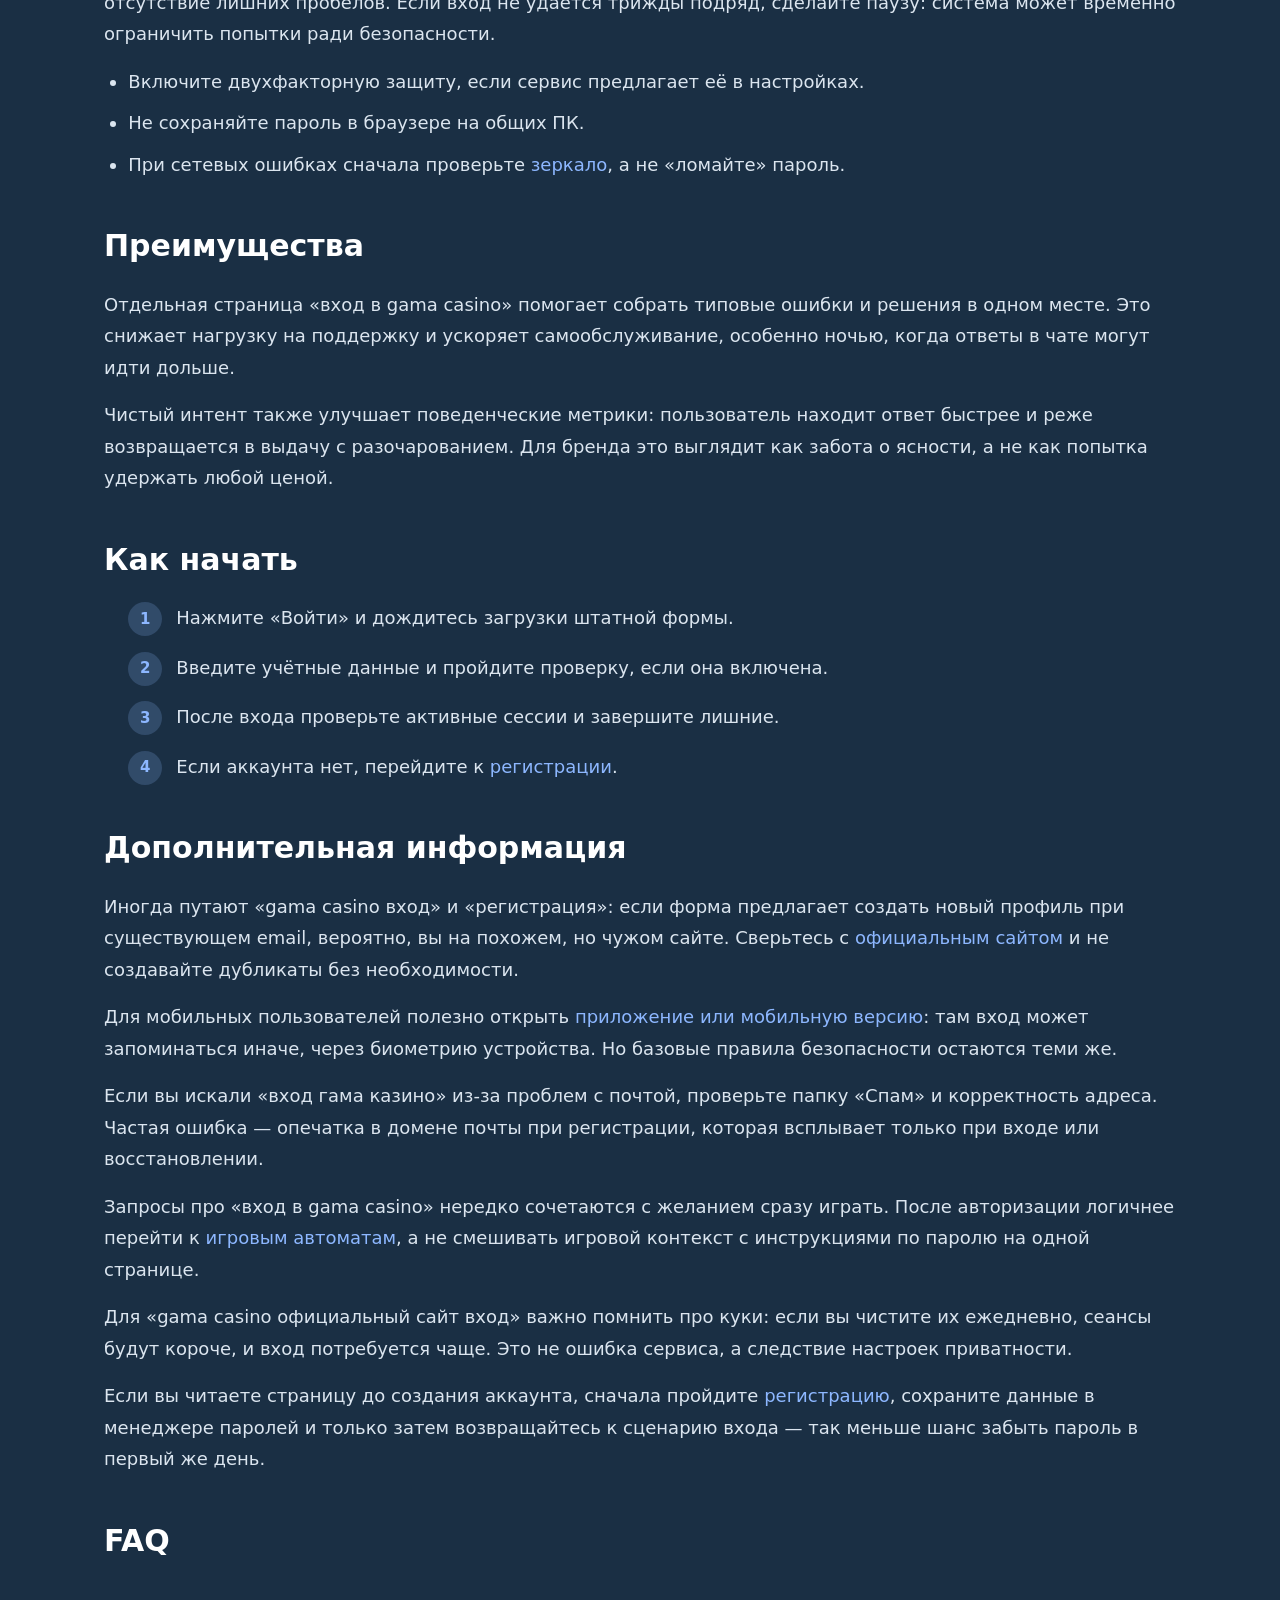
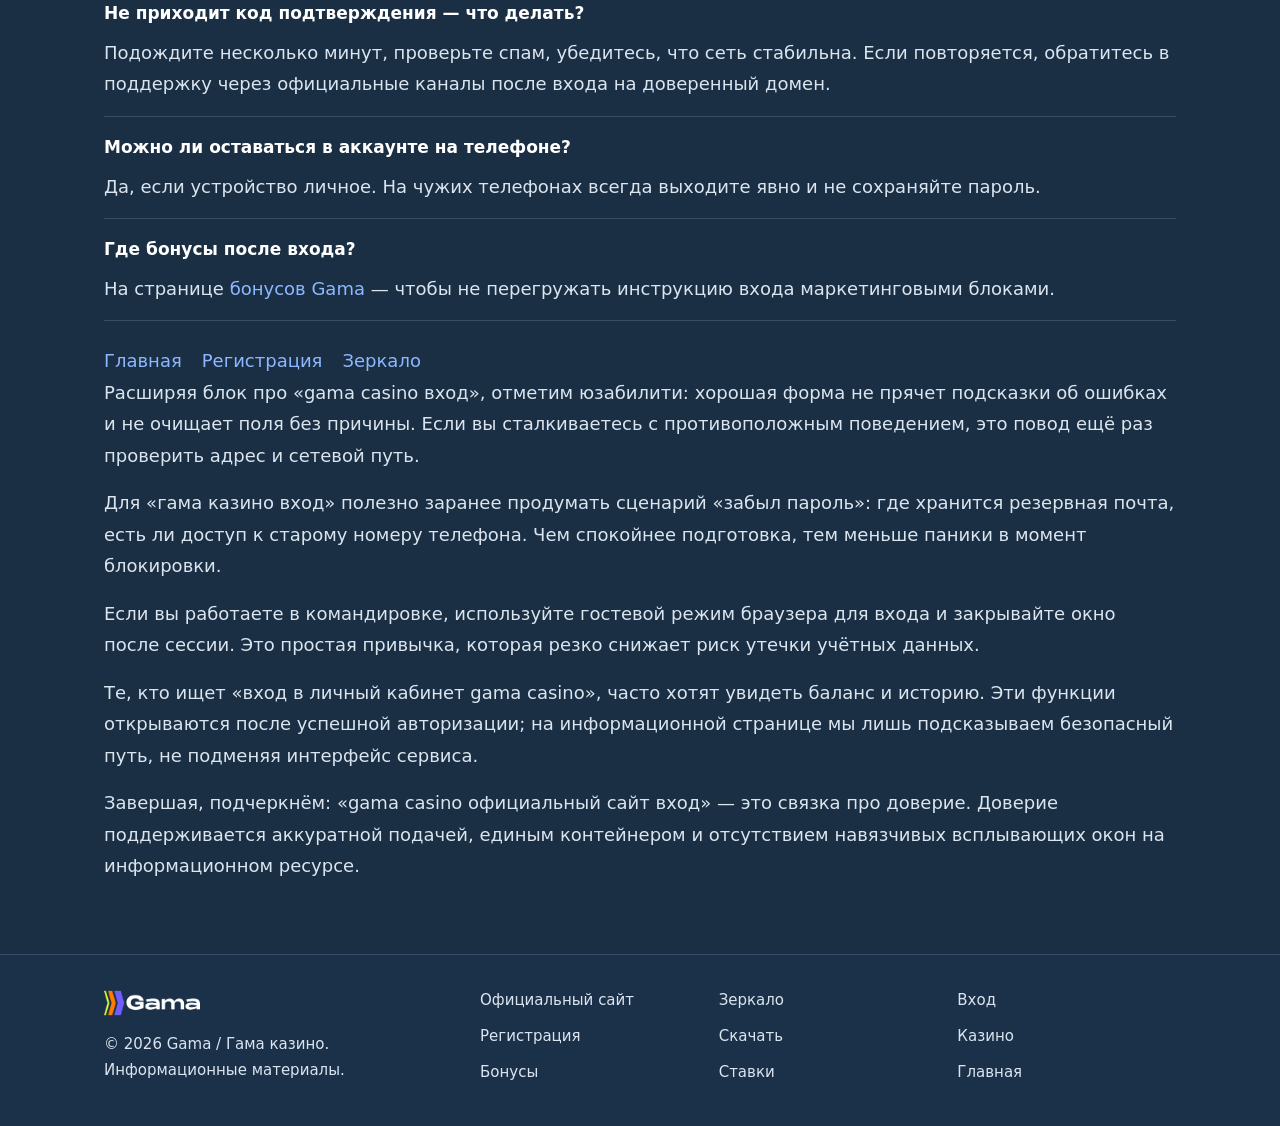
<file: login.html>
<!DOCTYPE html>
<html lang="ru">
<head>
  <meta charset="UTF-8">
  <meta name="viewport" content="width=device-width, initial-scale=1.0">
  <title>Вход в Gama — личный кабинет и быстрый доступ</title>
  <meta name="description" content="Gama casino вход и гама казино вход: вход в личный кабинет gama casino, авторизация и типовые ошибки. Вход в gama casino без лишней воды.">
  <link rel="stylesheet" href="style.css">
</head>
<body>
  <header class="site-header">
    <div class="container header-inner">
      <div class="header-left">
        <a href="index.html" class="logo"><img src="logo.png" alt="Gama Casino — бренд Гама казино" width="140" height="36"></a>
        <a class="btn btn--bonus" href="https://lkhq.cc/87511c" rel="nofollow sponsored noopener noreferrer" target="_blank">Бонус</a>
      </div>
      <nav class="nav-desktop" aria-label="Основное меню">
        <a href="official-site.html">Официальный сайт</a>
        <a href="bets.html">Ставки</a>
        <a href="zerkalo.html">Зеркало</a>
        <a href="casino.html">Казино</a>
        <a href="download.html">Скачать</a>
        <a href="index.html#sobytiya">События</a>
        <a href="login.html">Вход</a>
        <a href="official-site.html#podderzhka">Поддержка</a>
      </nav>
      <div class="nav-mobile-wrap">
        <button class="burger" type="button" aria-expanded="false" aria-controls="mobile-nav-l" aria-label="Открыть меню">
          <span></span><span></span><span></span>
        </button>
        <nav id="mobile-nav-l" class="nav-mobile" aria-label="Мобильное меню">
          <a href="index.html">Главная</a>
          <a href="official-site.html">Официальный сайт</a>
          <a href="bets.html">Ставки</a>
          <a href="zerkalo.html">Зеркало</a>
          <a href="casino.html">Казино</a>
          <a href="download.html">Скачать</a>
          <a href="index.html#sobytiya">События</a>
          <a href="login.html">Вход</a>
          <a href="official-site.html#podderzhka">Поддержка</a>
        </nav>
      </div>
    </div>
  </header>

  <main>
    <section class="section-hero">
      <div class="container">
        <div class="hero-grid">
          <div class="hero-text">
            <h1>Вход в Gama Casino</h1>
            <p class="hero-lead">Gama casino вход — базовый сценарий для возвращающихся пользователей: открыть форму авторизации, ввести логин и пароль, при необходимости подтвердить вход вторым фактором. Запросы «гама казино вход» и «вход в gama casino» часто сопровождаются вопросами про восстановление доступа и отличие официальной формы от фишинга.</p>
            <p class="hero-lead">Вход гама казино не должен требовать установки неизвестных расширений или отправки пароля в мессенджер. Если интерфейс давит на такие действия, лучше остановиться и проверить адрес по чек‑листу официального ресурса в разделе «Официальный сайт».</p>
            <p class="hero-lead">Для мгновенного перехода к рабочей форме используйте кнопку «Войти» ниже — она ведёт на единый партнёрский URL и помогает не искать вход через случайные сниппеты поиска.</p>
            <div class="hero-cta">
              <a class="btn btn--hero" href="https://lkhq.cc/87511c" rel="nofollow sponsored noopener noreferrer" target="_blank">Войти</a>
            </div>
          </div>
          <div>
            <a class="banner-link" href="https://lkhq.cc/87511c" rel="nofollow sponsored noopener noreferrer" target="_blank">
              <img src="gama.png" alt="Gama Casino — официальный сайт, бонусы и быстрый доступ к разделам" width="800" height="450">
            </a>
          </div>
        </div>
      </div>
    </section>

    <section class="section-content">
      <div class="container">
        <h2>Что это</h2>
        <p>Вход в личный кабинет gama casino — это процесс аутентификации, после которого открываются персональные настройки, история операций и игровые разделы. Формулировка «gama casino официальный сайт вход» подчёркивает, что пользователь ожидает именно штатную страницу сервиса, а не сторонний виджет.</p>
        <p>«Гама казино официальный сайт вход» дублирует интент на русском языке и часто встречается у аудитории, которая переключает раскладку клавиатуры при наборе запроса. Для SEO важно сохранить естественность: не превращать абзац в список одинаковых окончаний.</p>
        <p>Когда говорят «вход в личный кабинет gama casino», обычно имеют в виду не только пароль, но и сценарии выхода из аккаунта на чужом устройстве, смену почты, просмотр активных сессий. Эти детали часто приходят позже, но их стоит закладывать в привычки с первого успешного входа.</p>

        <h2>Как пользоваться</h2>
        <p>Используйте только знакомый адрес или проверенный CTA. Перед вводом пароля проверьте раскладку и отсутствие лишних пробелов. Если вход не удаётся трижды подряд, сделайте паузу: система может временно ограничить попытки ради безопасности.</p>
        <ul>
          <li>Включите двухфакторную защиту, если сервис предлагает её в настройках.</li>
          <li>Не сохраняйте пароль в браузере на общих ПК.</li>
          <li>При сетевых ошибках сначала проверьте <a href="zerkalo.html">зеркало</a>, а не «ломайте» пароль.</li>
        </ul>

        <h2>Преимущества</h2>
        <p>Отдельная страница «вход в gama casino» помогает собрать типовые ошибки и решения в одном месте. Это снижает нагрузку на поддержку и ускоряет самообслуживание, особенно ночью, когда ответы в чате могут идти дольше.</p>
        <p>Чистый интент также улучшает поведенческие метрики: пользователь находит ответ быстрее и реже возвращается в выдачу с разочарованием. Для бренда это выглядит как забота о ясности, а не как попытка удержать любой ценой.</p>

        <h2>Как начать</h2>
        <ol class="steps">
          <li>Нажмите «Войти» и дождитесь загрузки штатной формы.</li>
          <li>Введите учётные данные и пройдите проверку, если она включена.</li>
          <li>После входа проверьте активные сессии и завершите лишние.</li>
          <li>Если аккаунта нет, перейдите к <a href="registration.html">регистрации</a>.</li>
        </ol>

        <h2>Дополнительная информация</h2>
        <p>Иногда путают «gama casino вход» и «регистрация»: если форма предлагает создать новый профиль при существующем email, вероятно, вы на похожем, но чужом сайте. Сверьтесь с <a href="official-site.html">официальным сайтом</a> и не создавайте дубликаты без необходимости.</p>
        <p>Для мобильных пользователей полезно открыть <a href="download.html">приложение или мобильную версию</a>: там вход может запоминаться иначе, через биометрию устройства. Но базовые правила безопасности остаются теми же.</p>
        <p>Если вы искали «вход гама казино» из‑за проблем с почтой, проверьте папку «Спам» и корректность адреса. Частая ошибка — опечатка в домене почты при регистрации, которая всплывает только при входе или восстановлении.</p>
        <p>Запросы про «вход в gama casino» нередко сочетаются с желанием сразу играть. После авторизации логичнее перейти к <a href="casino.html">игровым автоматам</a>, а не смешивать игровой контекст с инструкциями по паролю на одной странице.</p>
        <p>Для «gama casino официальный сайт вход» важно помнить про куки: если вы чистите их ежедневно, сеансы будут короче, и вход потребуется чаще. Это не ошибка сервиса, а следствие настроек приватности.</p>
        <p>Если вы читаете страницу до создания аккаунта, сначала пройдите <a href="registration.html">регистрацию</a>, сохраните данные в менеджере паролей и только затем возвращайтесь к сценарию входа — так меньше шанс забыть пароль в первый же день.</p>

        <h2>FAQ</h2>
        <div class="faq-item">
          <strong>Не приходит код подтверждения — что делать?</strong>
          <p>Подождите несколько минут, проверьте спам, убедитесь, что сеть стабильна. Если повторяется, обратитесь в поддержку через официальные каналы после входа на доверенный домен.</p>
        </div>
        <div class="faq-item">
          <strong>Можно ли оставаться в аккаунте на телефоне?</strong>
          <p>Да, если устройство личное. На чужих телефонах всегда выходите явно и не сохраняйте пароль.</p>
        </div>
        <div class="faq-item">
          <strong>Где бонусы после входа?</strong>
          <p>На странице <a href="bonus.html">бонусов Gama</a> — чтобы не перегружать инструкцию входа маркетинговыми блоками.</p>
        </div>

        <nav class="internal-links" aria-label="Перелинковка">
          <a href="index.html">Главная</a>
          <a href="registration.html">Регистрация</a>
          <a href="zerkalo.html">Зеркало</a>
        </nav>

        <p>Расширяя блок про «gama casino вход», отметим юзабилити: хорошая форма не прячет подсказки об ошибках и не очищает поля без причины. Если вы сталкиваетесь с противоположным поведением, это повод ещё раз проверить адрес и сетевой путь.</p>
        <p>Для «гама казино вход» полезно заранее продумать сценарий «забыл пароль»: где хранится резервная почта, есть ли доступ к старому номеру телефона. Чем спокойнее подготовка, тем меньше паники в момент блокировки.</p>
        <p>Если вы работаете в командировке, используйте гостевой режим браузера для входа и закрывайте окно после сессии. Это простая привычка, которая резко снижает риск утечки учётных данных.</p>
        <p>Те, кто ищет «вход в личный кабинет gama casino», часто хотят увидеть баланс и историю. Эти функции открываются после успешной авторизации; на информационной странице мы лишь подсказываем безопасный путь, не подменяя интерфейс сервиса.</p>
        <p>Завершая, подчеркнём: «gama casino официальный сайт вход» — это связка про доверие. Доверие поддерживается аккуратной подачей, единым контейнером и отсутствием навязчивых всплывающих окон на информационном ресурсе.</p>
      </div>
    </section>
  </main>

  <footer class="site-footer">
    <div class="container footer-grid">
      <div class="footer-brand">
        <a href="index.html" class="logo"><img src="logo.png" alt="Gama Casino" width="120" height="32"></a>
        <p>© 2026 Gama / Гама казино. Информационные материалы.</p>
      </div>
      <nav class="footer-links" aria-label="Ссылки в подвале">
        <a href="official-site.html">Официальный сайт</a>
        <a href="zerkalo.html">Зеркало</a>
        <a href="login.html">Вход</a>
        <a href="registration.html">Регистрация</a>
        <a href="download.html">Скачать</a>
        <a href="casino.html">Казино</a>
        <a href="bonus.html">Бонусы</a>
        <a href="bets.html">Ставки</a>
        <a href="index.html">Главная</a>
      </nav>
    </div>
  </footer>
  <script src="script.js" defer></script>
</body>
</html>
</file>
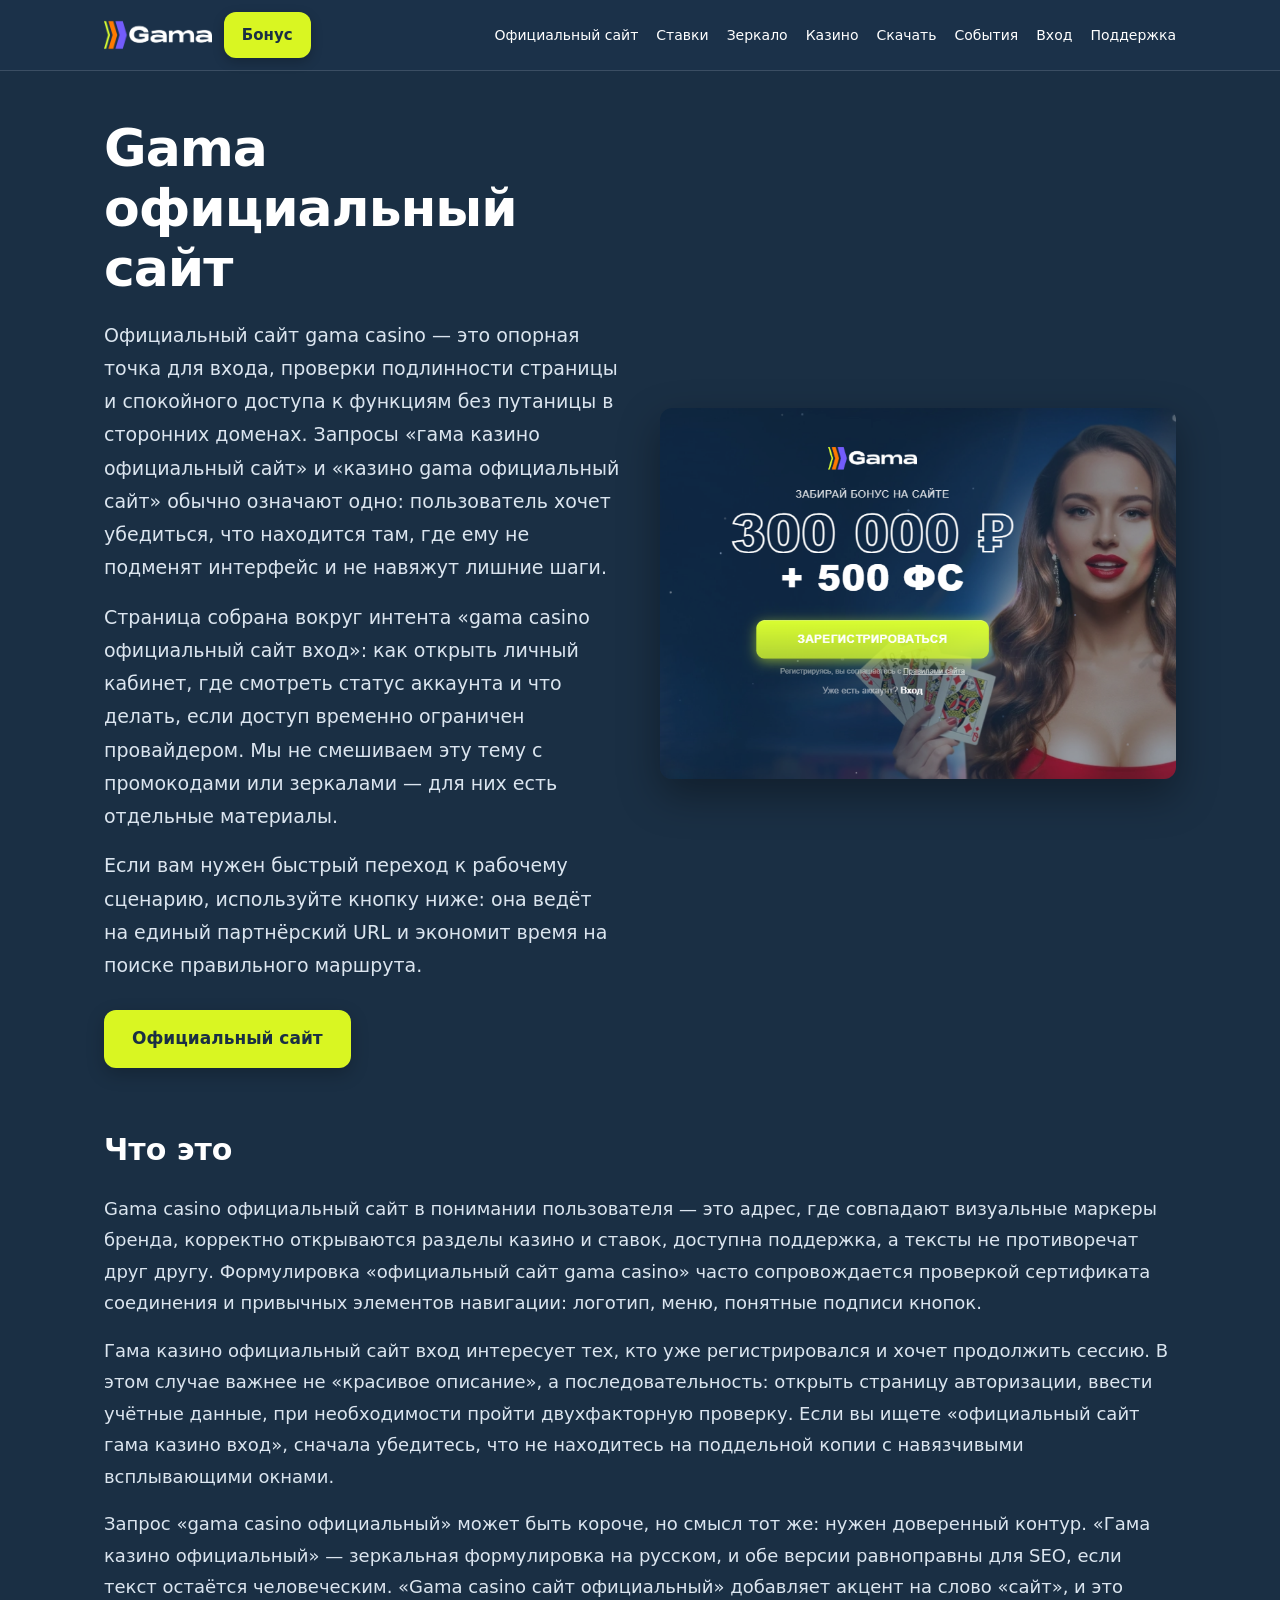
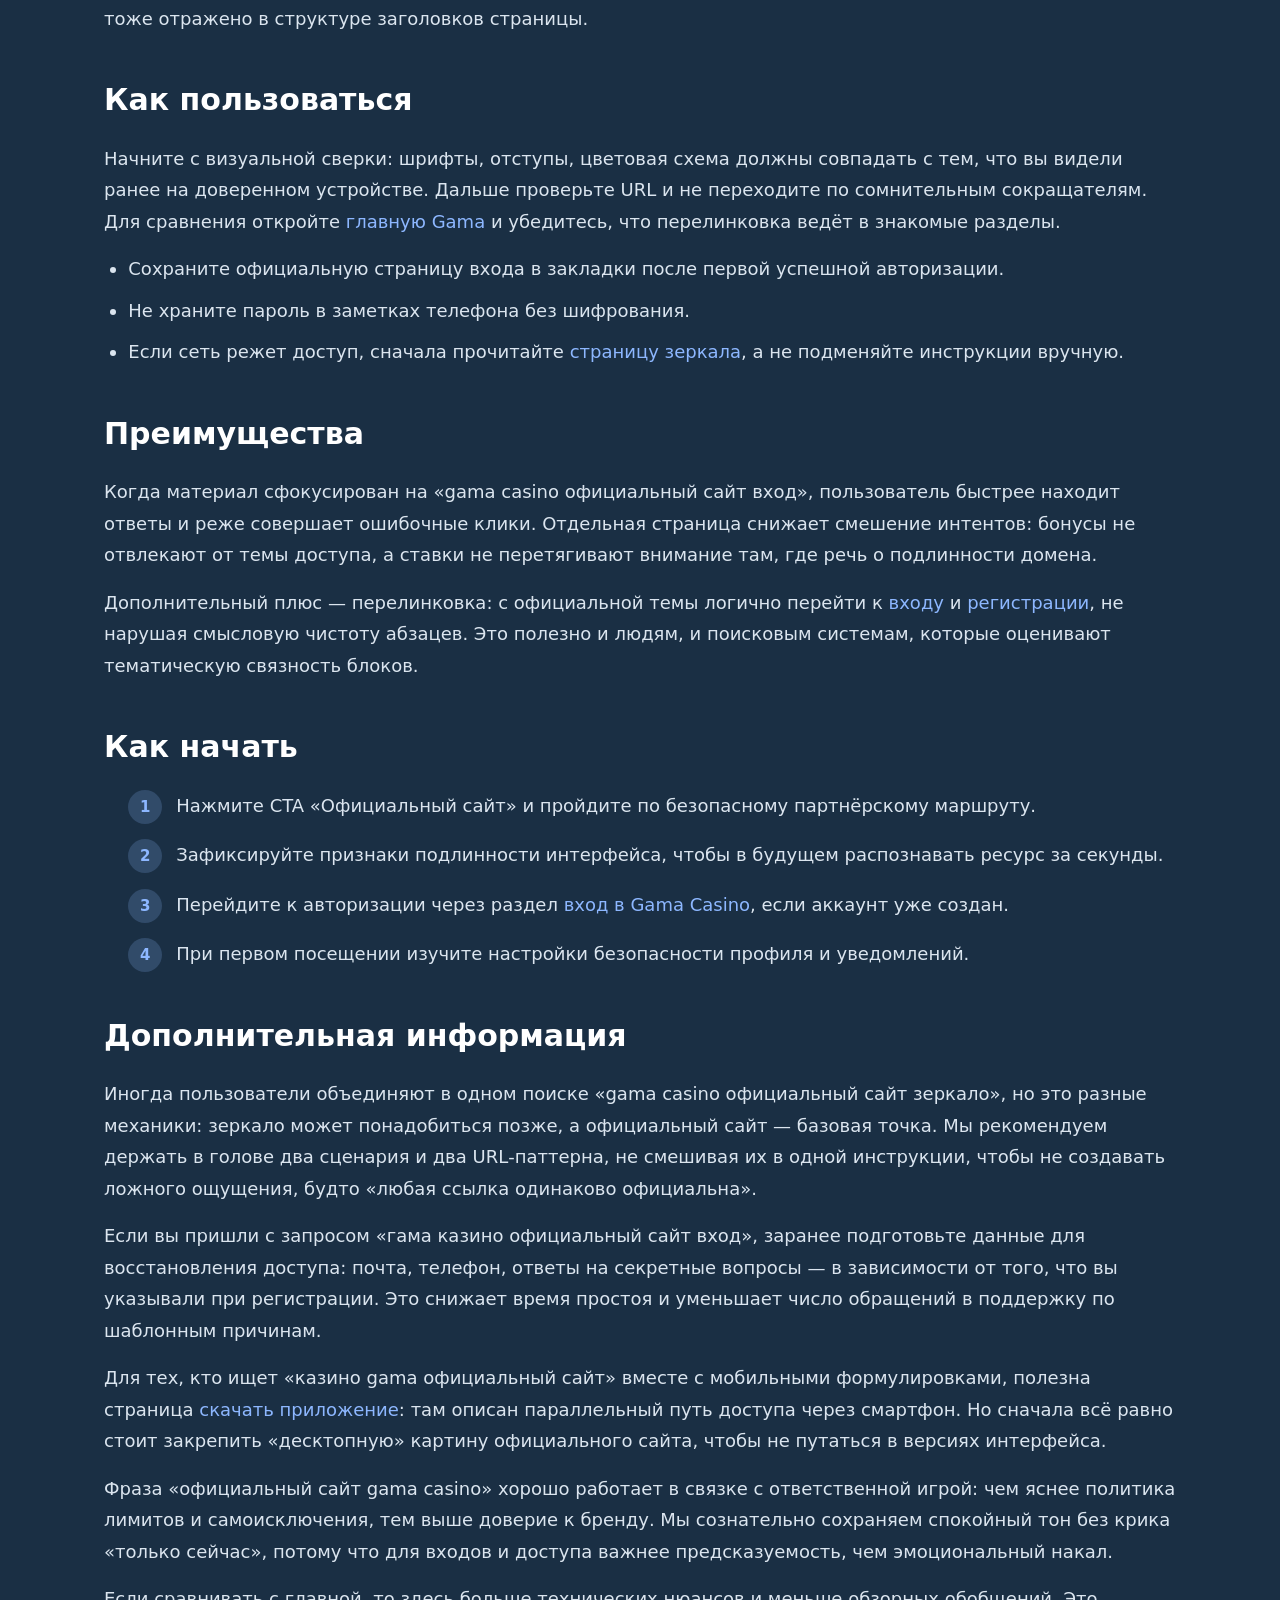
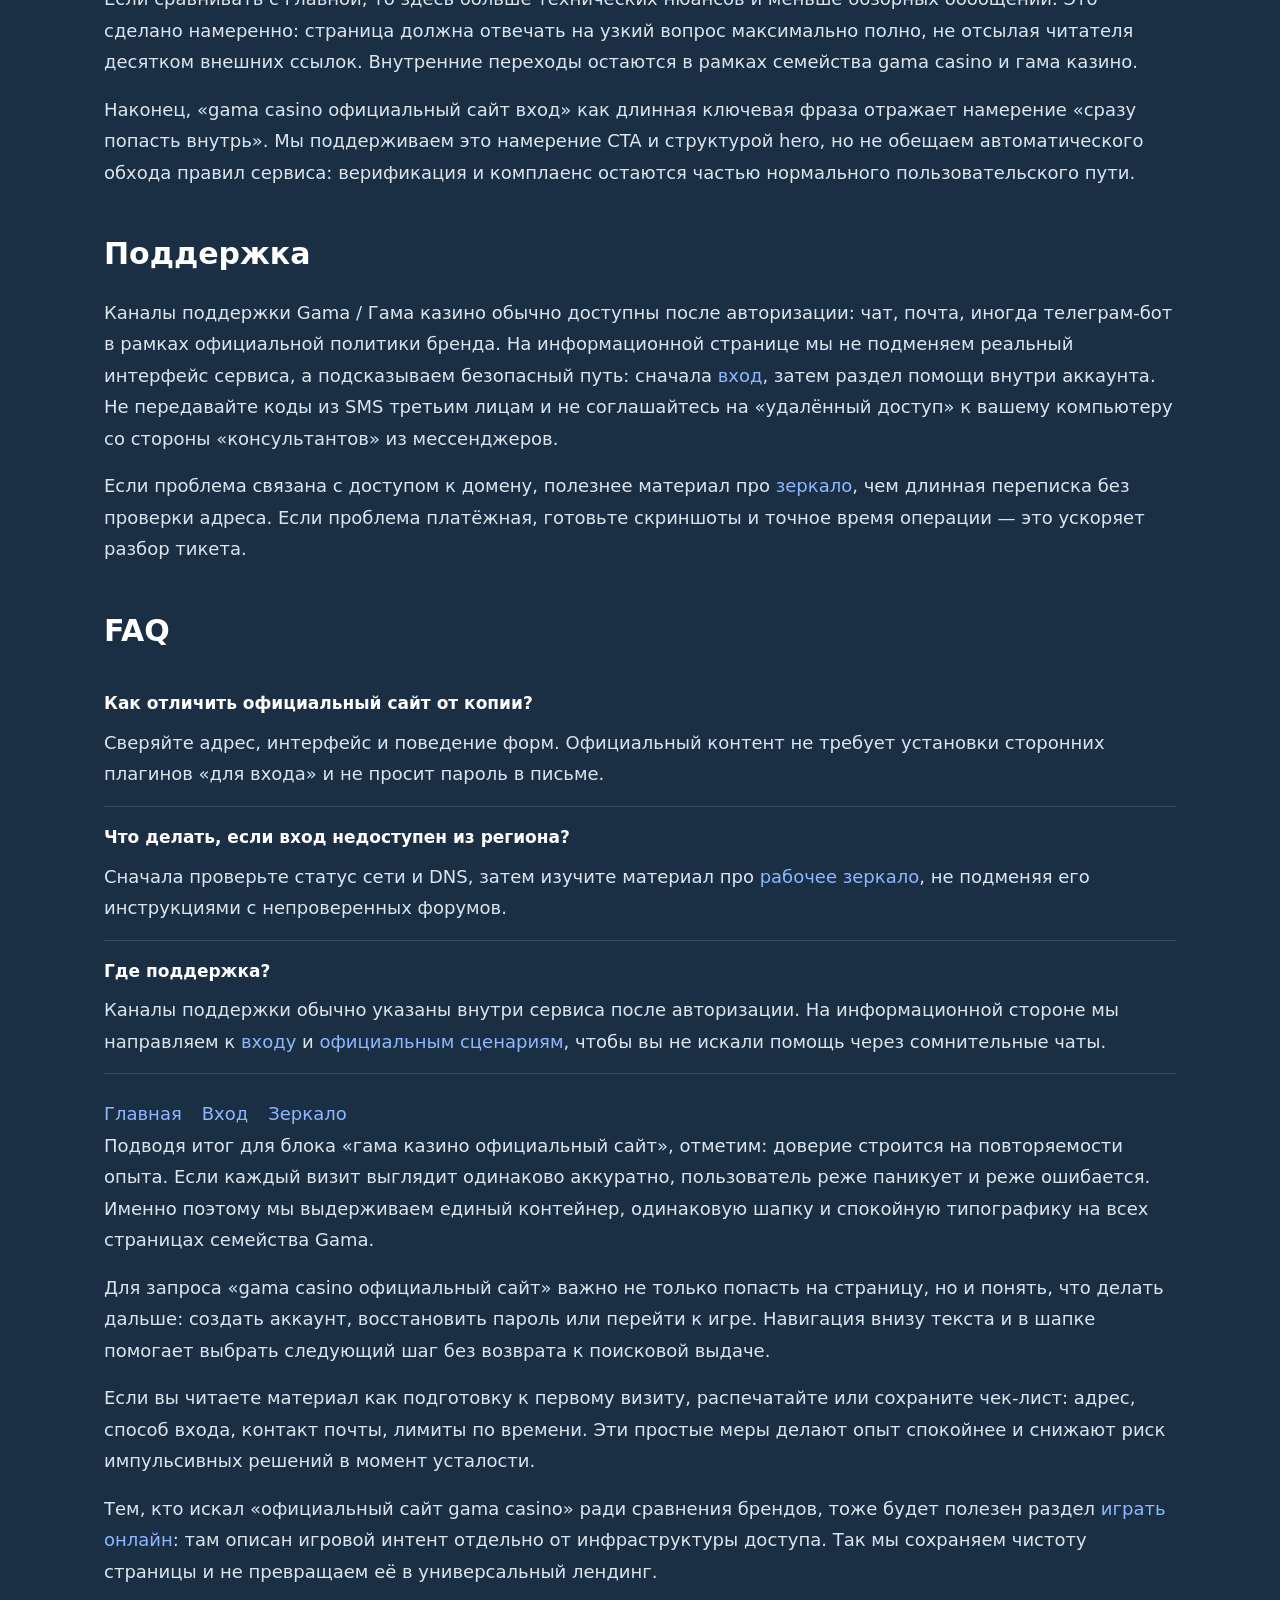
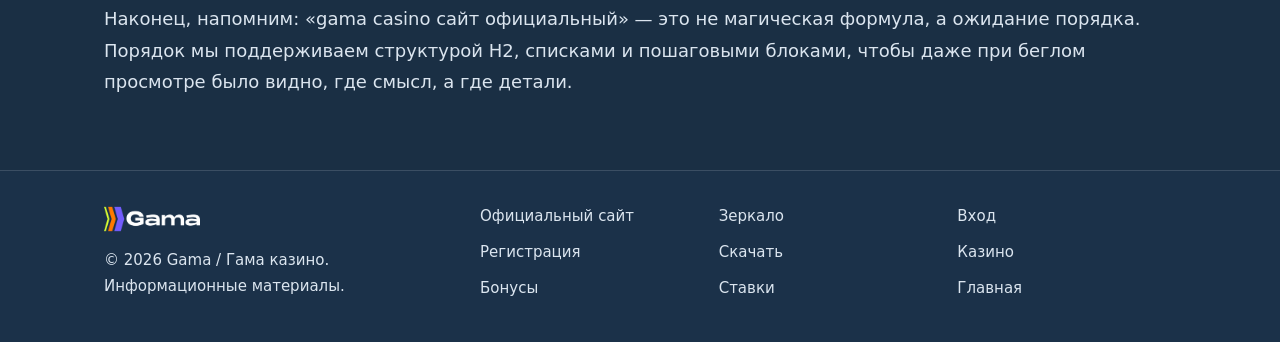
<file: official-site.html>
<!DOCTYPE html>
<html lang="ru">
<head>
  <meta charset="UTF-8">
  <meta name="viewport" content="width=device-width, initial-scale=1.0">
  <title>Gama официальный сайт — вход и доступ к казино</title>
  <meta name="description" content="Gama casino официальный сайт и гама казино официальный сайт: вход, проверка адреса, доступ к разделам. Официальный сайт gama casino без лишнего шума.">
  <link rel="stylesheet" href="style.css">
</head>
<body>
  <header class="site-header">
    <div class="container header-inner">
      <div class="header-left">
        <a href="index.html" class="logo"><img src="logo.png" alt="Gama Casino — бренд Гама казино" width="140" height="36"></a>
        <a class="btn btn--bonus" href="https://lkhq.cc/87511c" rel="nofollow sponsored noopener noreferrer" target="_blank">Бонус</a>
      </div>
      <nav class="nav-desktop" aria-label="Основное меню">
        <a href="official-site.html">Официальный сайт</a>
        <a href="bets.html">Ставки</a>
        <a href="zerkalo.html">Зеркало</a>
        <a href="casino.html">Казино</a>
        <a href="download.html">Скачать</a>
        <a href="index.html#sobytiya">События</a>
        <a href="login.html">Вход</a>
        <a href="official-site.html#podderzhka">Поддержка</a>
      </nav>
      <div class="nav-mobile-wrap">
        <button class="burger" type="button" aria-expanded="false" aria-controls="mobile-nav-off" aria-label="Открыть меню">
          <span></span><span></span><span></span>
        </button>
        <nav id="mobile-nav-off" class="nav-mobile" aria-label="Мобильное меню">
          <a href="index.html">Главная</a>
          <a href="official-site.html">Официальный сайт</a>
          <a href="bets.html">Ставки</a>
          <a href="zerkalo.html">Зеркало</a>
          <a href="casino.html">Казино</a>
          <a href="download.html">Скачать</a>
          <a href="index.html#sobytiya">События</a>
          <a href="login.html">Вход</a>
          <a href="official-site.html#podderzhka">Поддержка</a>
        </nav>
      </div>
    </div>
  </header>

  <main>
    <section class="section-hero">
      <div class="container">
        <div class="hero-grid">
          <div class="hero-text">
            <h1>Gama официальный сайт</h1>
            <p class="hero-lead">Официальный сайт gama casino — это опорная точка для входа, проверки подлинности страницы и спокойного доступа к функциям без путаницы в сторонних доменах. Запросы «гама казино официальный сайт» и «казино gama официальный сайт» обычно означают одно: пользователь хочет убедиться, что находится там, где ему не подменят интерфейс и не навяжут лишние шаги.</p>
            <p class="hero-lead">Страница собрана вокруг интента «gama casino официальный сайт вход»: как открыть личный кабинет, где смотреть статус аккаунта и что делать, если доступ временно ограничен провайдером. Мы не смешиваем эту тему с промокодами или зеркалами — для них есть отдельные материалы.</p>
            <p class="hero-lead">Если вам нужен быстрый переход к рабочему сценарию, используйте кнопку ниже: она ведёт на единый партнёрский URL и экономит время на поиске правильного маршрута.</p>
            <div class="hero-cta">
              <a class="btn btn--hero" href="https://lkhq.cc/87511c" rel="nofollow sponsored noopener noreferrer" target="_blank">Официальный сайт</a>
            </div>
          </div>
          <div>
            <a class="banner-link" href="https://lkhq.cc/87511c" rel="nofollow sponsored noopener noreferrer" target="_blank">
              <img src="gama.png" alt="Gama Casino — официальный сайт, бонусы и быстрый доступ к разделам" width="800" height="450">
            </a>
          </div>
        </div>
      </div>
    </section>

    <section class="section-content">
      <div class="container">
        <h2>Что это</h2>
        <p>Gama casino официальный сайт в понимании пользователя — это адрес, где совпадают визуальные маркеры бренда, корректно открываются разделы казино и ставок, доступна поддержка, а тексты не противоречат друг другу. Формулировка «официальный сайт gama casino» часто сопровождается проверкой сертификата соединения и привычных элементов навигации: логотип, меню, понятные подписи кнопок.</p>
        <p>Гама казино официальный сайт вход интересует тех, кто уже регистрировался и хочет продолжить сессию. В этом случае важнее не «красивое описание», а последовательность: открыть страницу авторизации, ввести учётные данные, при необходимости пройти двухфакторную проверку. Если вы ищете «официальный сайт гама казино вход», сначала убедитесь, что не находитесь на поддельной копии с навязчивыми всплывающими окнами.</p>
        <p>Запрос «gama casino официальный» может быть короче, но смысл тот же: нужен доверенный контур. «Гама казино официальный» — зеркальная формулировка на русском, и обе версии равноправны для SEO, если текст остаётся человеческим. «Gama casino сайт официальный» добавляет акцент на слово «сайт», и это тоже отражено в структуре заголовков страницы.</p>

        <h2>Как пользоваться</h2>
        <p>Начните с визуальной сверки: шрифты, отступы, цветовая схема должны совпадать с тем, что вы видели ранее на доверенном устройстве. Дальше проверьте URL и не переходите по сомнительным сокращателям. Для сравнения откройте <a href="index.html">главную Gama</a> и убедитесь, что перелинковка ведёт в знакомые разделы.</p>
        <ul>
          <li>Сохраните официальную страницу входа в закладки после первой успешной авторизации.</li>
          <li>Не храните пароль в заметках телефона без шифрования.</li>
          <li>Если сеть режет доступ, сначала прочитайте <a href="zerkalo.html">страницу зеркала</a>, а не подменяйте инструкции вручную.</li>
        </ul>

        <h2>Преимущества</h2>
        <p>Когда материал сфокусирован на «gama casino официальный сайт вход», пользователь быстрее находит ответы и реже совершает ошибочные клики. Отдельная страница снижает смешение интентов: бонусы не отвлекают от темы доступа, а ставки не перетягивают внимание там, где речь о подлинности домена.</p>
        <p>Дополнительный плюс — перелинковка: с официальной темы логично перейти к <a href="login.html">входу</a> и <a href="registration.html">регистрации</a>, не нарушая смысловую чистоту абзацев. Это полезно и людям, и поисковым системам, которые оценивают тематическую связность блоков.</p>

        <h2>Как начать</h2>
        <ol class="steps">
          <li>Нажмите CTA «Официальный сайт» и пройдите по безопасному партнёрскому маршруту.</li>
          <li>Зафиксируйте признаки подлинности интерфейса, чтобы в будущем распознавать ресурс за секунды.</li>
          <li>Перейдите к авторизации через раздел <a href="login.html">вход в Gama Casino</a>, если аккаунт уже создан.</li>
          <li>При первом посещении изучите настройки безопасности профиля и уведомлений.</li>
        </ol>

        <h2>Дополнительная информация</h2>
        <p>Иногда пользователи объединяют в одном поиске «gama casino официальный сайт зеркало», но это разные механики: зеркало может понадобиться позже, а официальный сайт — базовая точка. Мы рекомендуем держать в голове два сценария и два URL‑паттерна, не смешивая их в одной инструкции, чтобы не создавать ложного ощущения, будто «любая ссылка одинаково официальна».</p>
        <p>Если вы пришли с запросом «гама казино официальный сайт вход», заранее подготовьте данные для восстановления доступа: почта, телефон, ответы на секретные вопросы — в зависимости от того, что вы указывали при регистрации. Это снижает время простоя и уменьшает число обращений в поддержку по шаблонным причинам.</p>
        <p>Для тех, кто ищет «казино gama официальный сайт» вместе с мобильными формулировками, полезна страница <a href="download.html">скачать приложение</a>: там описан параллельный путь доступа через смартфон. Но сначала всё равно стоит закрепить «десктопную» картину официального сайта, чтобы не путаться в версиях интерфейса.</p>
        <p>Фраза «официальный сайт gama casino» хорошо работает в связке с ответственной игрой: чем яснее политика лимитов и самоисключения, тем выше доверие к бренду. Мы сознательно сохраняем спокойный тон без крика «только сейчас», потому что для входов и доступа важнее предсказуемость, чем эмоциональный накал.</p>
        <p>Если сравнивать с главной, то здесь больше технических нюансов и меньше обзорных обобщений. Это сделано намеренно: страница должна отвечать на узкий вопрос максимально полно, не отсылая читателя десятком внешних ссылок. Внутренние переходы остаются в рамках семейства gama casino и гама казино.</p>
        <p>Наконец, «gama casino официальный сайт вход» как длинная ключевая фраза отражает намерение «сразу попасть внутрь». Мы поддерживаем это намерение CTA и структурой hero, но не обещаем автоматического обхода правил сервиса: верификация и комплаенс остаются частью нормального пользовательского пути.</p>

        <h2 id="podderzhka">Поддержка</h2>
        <p>Каналы поддержки Gama / Гама казино обычно доступны после авторизации: чат, почта, иногда телеграм‑бот в рамках официальной политики бренда. На информационной странице мы не подменяем реальный интерфейс сервиса, а подсказываем безопасный путь: сначала <a href="login.html">вход</a>, затем раздел помощи внутри аккаунта. Не передавайте коды из SMS третьим лицам и не соглашайтесь на «удалённый доступ» к вашему компьютеру со стороны «консультантов» из мессенджеров.</p>
        <p>Если проблема связана с доступом к домену, полезнее материал про <a href="zerkalo.html">зеркало</a>, чем длинная переписка без проверки адреса. Если проблема платёжная, готовьте скриншоты и точное время операции — это ускоряет разбор тикета.</p>

        <h2>FAQ</h2>
        <div class="faq-item">
          <strong>Как отличить официальный сайт от копии?</strong>
          <p>Сверяйте адрес, интерфейс и поведение форм. Официальный контент не требует установки сторонних плагинов «для входа» и не просит пароль в письме.</p>
        </div>
        <div class="faq-item">
          <strong>Что делать, если вход недоступен из региона?</strong>
          <p>Сначала проверьте статус сети и DNS, затем изучите материал про <a href="zerkalo.html">рабочее зеркало</a>, не подменяя его инструкциями с непроверенных форумов.</p>
        </div>
        <div class="faq-item">
          <strong>Где поддержка?</strong>
          <p>Каналы поддержки обычно указаны внутри сервиса после авторизации. На информационной стороне мы направляем к <a href="login.html">входу</a> и <a href="official-site.html">официальным сценариям</a>, чтобы вы не искали помощь через сомнительные чаты.</p>
        </div>

        <nav class="internal-links" aria-label="Перелинковка">
          <a href="index.html">Главная</a>
          <a href="login.html">Вход</a>
          <a href="zerkalo.html">Зеркало</a>
        </nav>

        <p>Подводя итог для блока «гама казино официальный сайт», отметим: доверие строится на повторяемости опыта. Если каждый визит выглядит одинаково аккуратно, пользователь реже паникует и реже ошибается. Именно поэтому мы выдерживаем единый контейнер, одинаковую шапку и спокойную типографику на всех страницах семейства Gama.</p>
        <p>Для запроса «gama casino официальный сайт» важно не только попасть на страницу, но и понять, что делать дальше: создать аккаунт, восстановить пароль или перейти к игре. Навигация внизу текста и в шапке помогает выбрать следующий шаг без возврата к поисковой выдаче.</p>
        <p>Если вы читаете материал как подготовку к первому визиту, распечатайте или сохраните чек‑лист: адрес, способ входа, контакт почты, лимиты по времени. Эти простые меры делают опыт спокойнее и снижают риск импульсивных решений в момент усталости.</p>
        <p>Тем, кто искал «официальный сайт gama casino» ради сравнения брендов, тоже будет полезен раздел <a href="casino.html">играть онлайн</a>: там описан игровой интент отдельно от инфраструктуры доступа. Так мы сохраняем чистоту страницы и не превращаем её в универсальный лендинг.</p>
        <p>Наконец, напомним: «gama casino сайт официальный» — это не магическая формула, а ожидание порядка. Порядок мы поддерживаем структурой H2, списками и пошаговыми блоками, чтобы даже при беглом просмотре было видно, где смысл, а где детали.</p>
      </div>
    </section>
  </main>

  <footer class="site-footer">
    <div class="container footer-grid">
      <div class="footer-brand">
        <a href="index.html" class="logo"><img src="logo.png" alt="Gama Casino" width="120" height="32"></a>
        <p>© 2026 Gama / Гама казино. Информационные материалы.</p>
      </div>
      <nav class="footer-links" aria-label="Ссылки в подвале">
        <a href="official-site.html">Официальный сайт</a>
        <a href="zerkalo.html">Зеркало</a>
        <a href="login.html">Вход</a>
        <a href="registration.html">Регистрация</a>
        <a href="download.html">Скачать</a>
        <a href="casino.html">Казино</a>
        <a href="bonus.html">Бонусы</a>
        <a href="bets.html">Ставки</a>
        <a href="index.html">Главная</a>
      </nav>
    </div>
  </footer>
  <script src="script.js" defer></script>
</body>
</html>
</file>
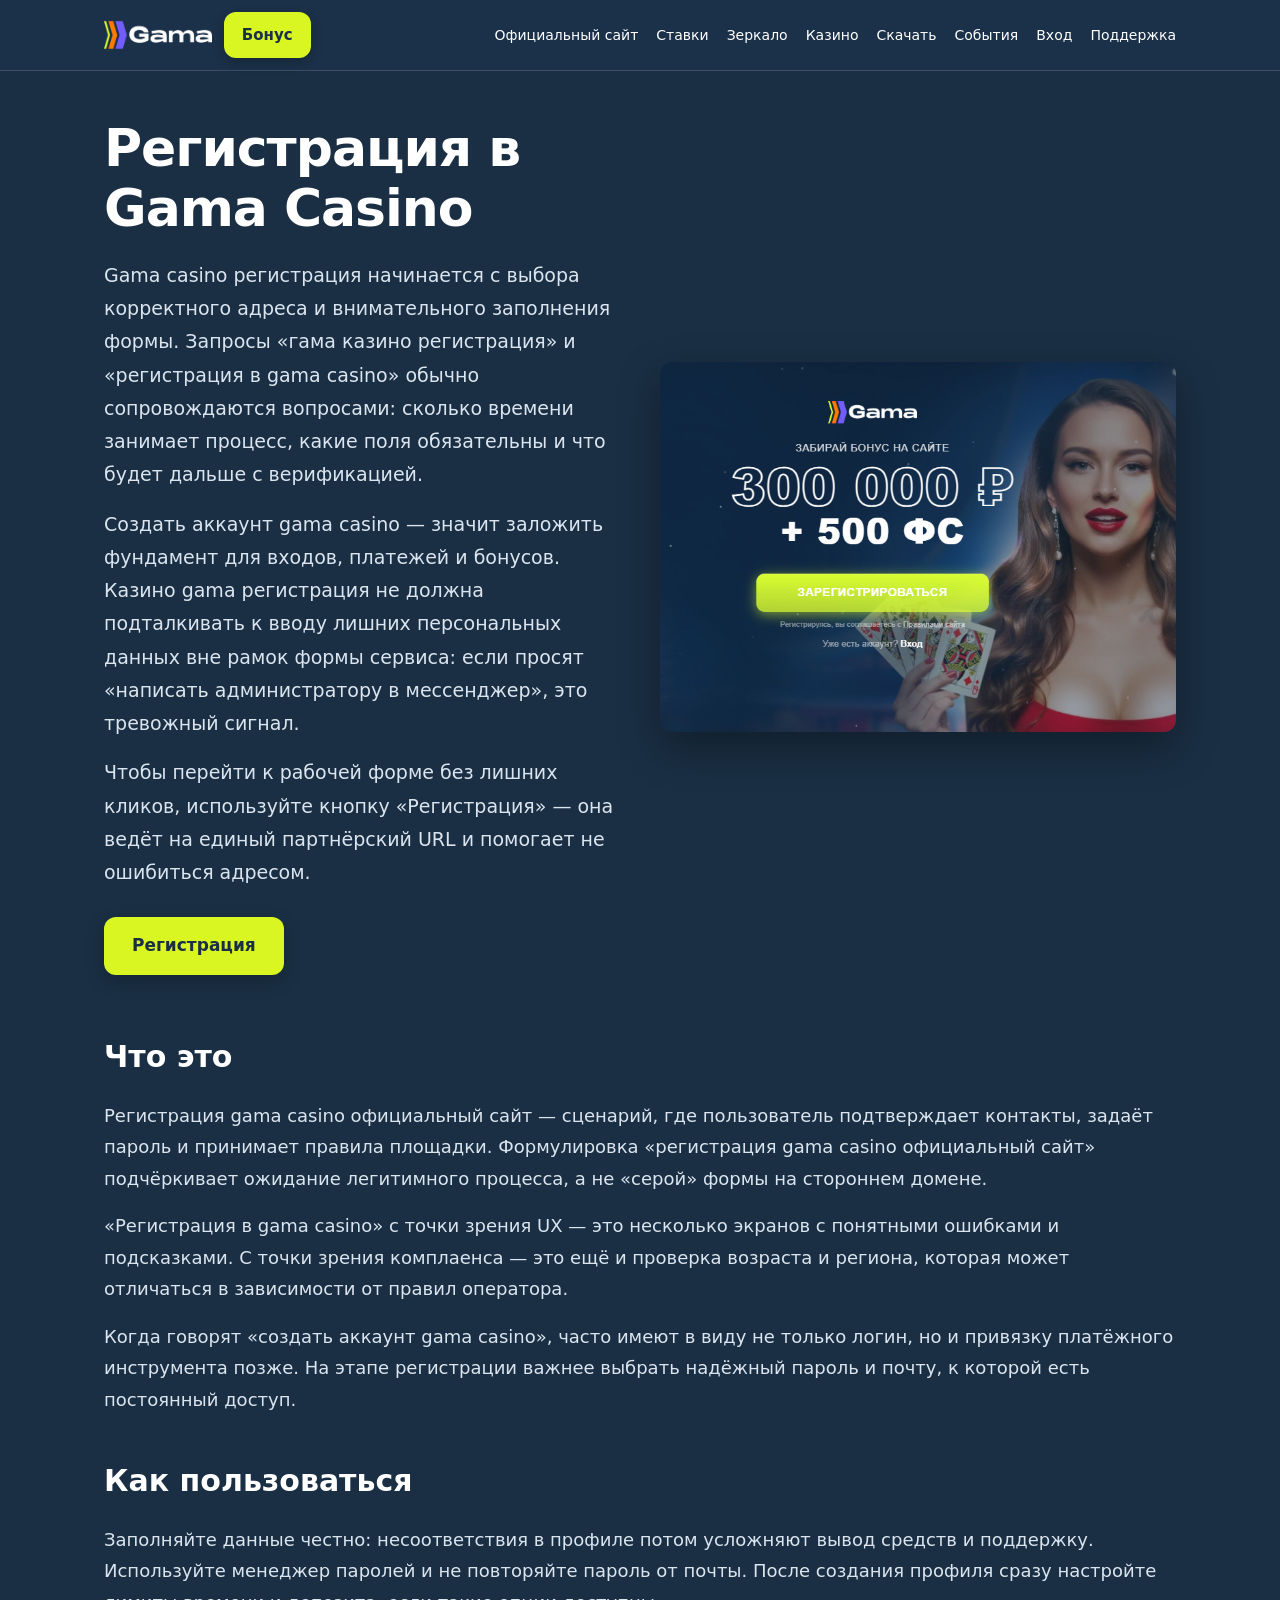
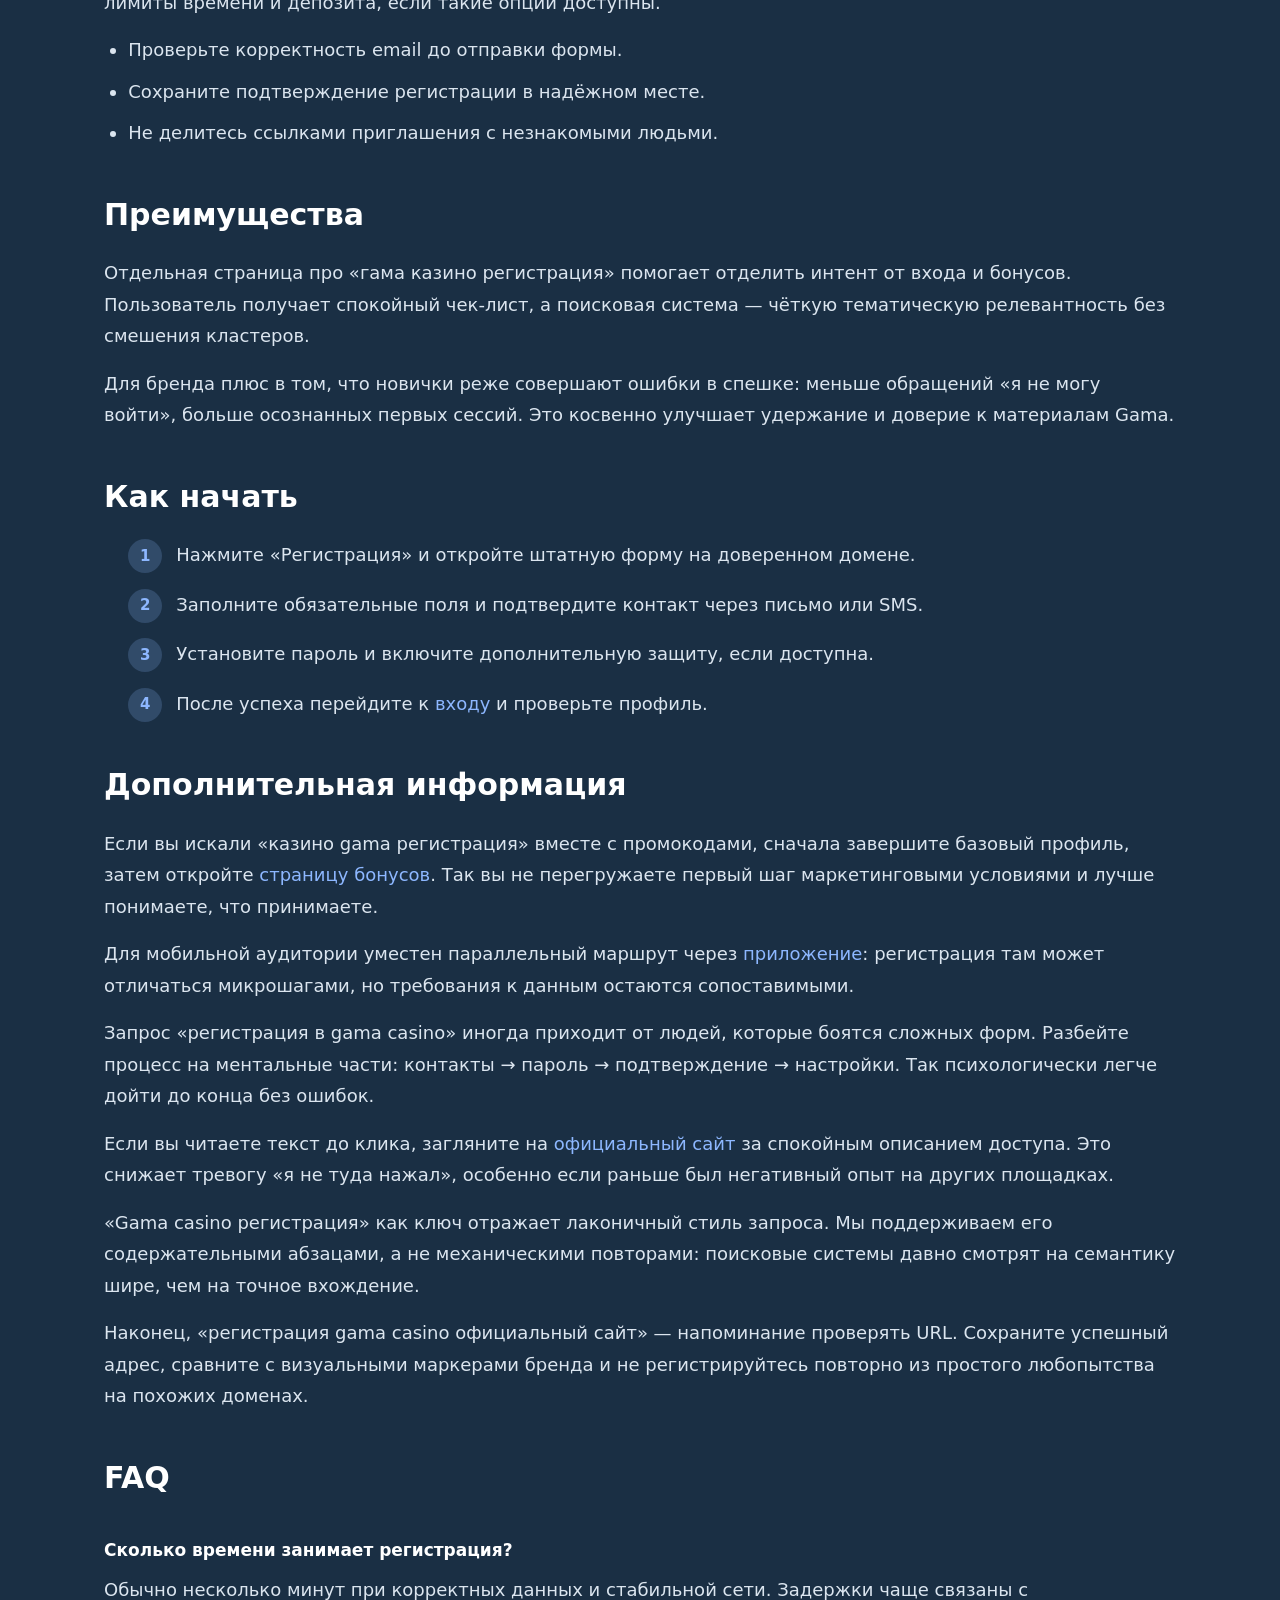
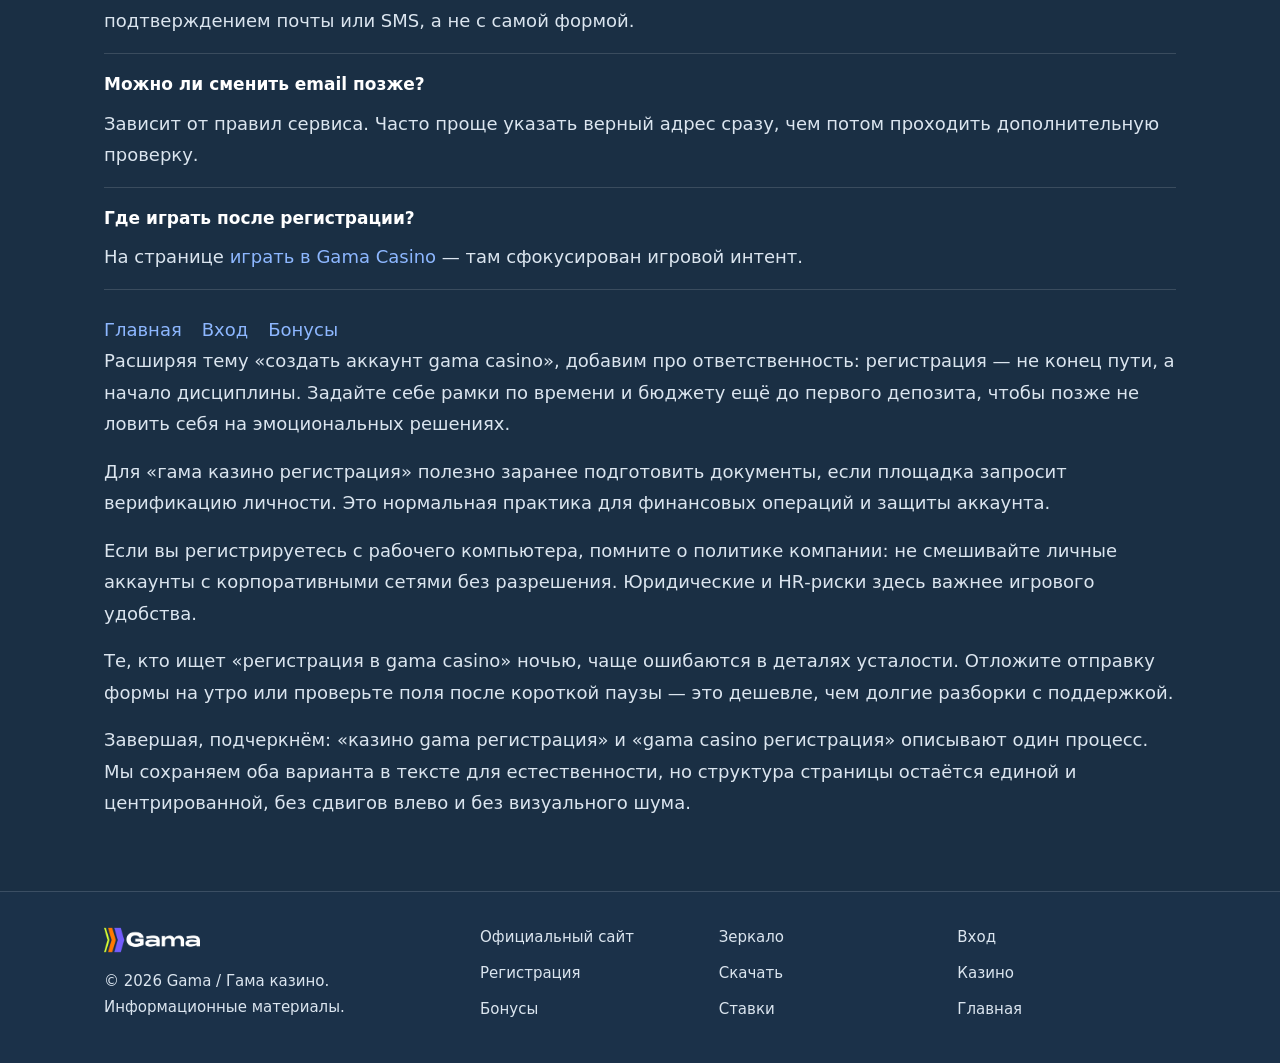
<file: registration.html>
<!DOCTYPE html>
<html lang="ru">
<head>
  <meta charset="UTF-8">
  <meta name="viewport" content="width=device-width, initial-scale=1.0">
  <title>Регистрация в Gama — как создать аккаунт</title>
  <meta name="description" content="Gama casino регистрация и гама казино регистрация: создать аккаунт gama casino, шаги и данные. Регистрация в gama casino на официальном сайте.">
  <link rel="stylesheet" href="style.css">
</head>
<body>
  <header class="site-header">
    <div class="container header-inner">
      <div class="header-left">
        <a href="index.html" class="logo"><img src="logo.png" alt="Gama Casino — бренд Гама казино" width="140" height="36"></a>
        <a class="btn btn--bonus" href="https://lkhq.cc/87511c" rel="nofollow sponsored noopener noreferrer" target="_blank">Бонус</a>
      </div>
      <nav class="nav-desktop" aria-label="Основное меню">
        <a href="official-site.html">Официальный сайт</a>
        <a href="bets.html">Ставки</a>
        <a href="zerkalo.html">Зеркало</a>
        <a href="casino.html">Казино</a>
        <a href="download.html">Скачать</a>
        <a href="index.html#sobytiya">События</a>
        <a href="login.html">Вход</a>
        <a href="official-site.html#podderzhka">Поддержка</a>
      </nav>
      <div class="nav-mobile-wrap">
        <button class="burger" type="button" aria-expanded="false" aria-controls="mobile-nav-r" aria-label="Открыть меню">
          <span></span><span></span><span></span>
        </button>
        <nav id="mobile-nav-r" class="nav-mobile" aria-label="Мобильное меню">
          <a href="index.html">Главная</a>
          <a href="official-site.html">Официальный сайт</a>
          <a href="bets.html">Ставки</a>
          <a href="zerkalo.html">Зеркало</a>
          <a href="casino.html">Казино</a>
          <a href="download.html">Скачать</a>
          <a href="index.html#sobytiya">События</a>
          <a href="login.html">Вход</a>
          <a href="official-site.html#podderzhka">Поддержка</a>
        </nav>
      </div>
    </div>
  </header>

  <main>
    <section class="section-hero">
      <div class="container">
        <div class="hero-grid">
          <div class="hero-text">
            <h1>Регистрация в Gama Casino</h1>
            <p class="hero-lead">Gama casino регистрация начинается с выбора корректного адреса и внимательного заполнения формы. Запросы «гама казино регистрация» и «регистрация в gama casino» обычно сопровождаются вопросами: сколько времени занимает процесс, какие поля обязательны и что будет дальше с верификацией.</p>
            <p class="hero-lead">Создать аккаунт gama casino — значит заложить фундамент для входов, платежей и бонусов. Казино gama регистрация не должна подталкивать к вводу лишних персональных данных вне рамок формы сервиса: если просят «написать администратору в мессенджер», это тревожный сигнал.</p>
            <p class="hero-lead">Чтобы перейти к рабочей форме без лишних кликов, используйте кнопку «Регистрация» — она ведёт на единый партнёрский URL и помогает не ошибиться адресом.</p>
            <div class="hero-cta">
              <a class="btn btn--hero" href="https://lkhq.cc/87511c" rel="nofollow sponsored noopener noreferrer" target="_blank">Регистрация</a>
            </div>
          </div>
          <div>
            <a class="banner-link" href="https://lkhq.cc/87511c" rel="nofollow sponsored noopener noreferrer" target="_blank">
              <img src="gama.png" alt="Gama Casino — официальный сайт, бонусы и быстрый доступ к разделам" width="800" height="450">
            </a>
          </div>
        </div>
      </div>
    </section>

    <section class="section-content">
      <div class="container">
        <h2>Что это</h2>
        <p>Регистрация gama casino официальный сайт — сценарий, где пользователь подтверждает контакты, задаёт пароль и принимает правила площадки. Формулировка «регистрация gama casino официальный сайт» подчёркивает ожидание легитимного процесса, а не «серой» формы на стороннем домене.</p>
        <p>«Регистрация в gama casino» с точки зрения UX — это несколько экранов с понятными ошибками и подсказками. С точки зрения комплаенса — это ещё и проверка возраста и региона, которая может отличаться в зависимости от правил оператора.</p>
        <p>Когда говорят «создать аккаунт gama casino», часто имеют в виду не только логин, но и привязку платёжного инструмента позже. На этапе регистрации важнее выбрать надёжный пароль и почту, к которой есть постоянный доступ.</p>

        <h2>Как пользоваться</h2>
        <p>Заполняйте данные честно: несоответствия в профиле потом усложняют вывод средств и поддержку. Используйте менеджер паролей и не повторяйте пароль от почты. После создания профиля сразу настройте лимиты времени и депозита, если такие опции доступны.</p>
        <ul>
          <li>Проверьте корректность email до отправки формы.</li>
          <li>Сохраните подтверждение регистрации в надёжном месте.</li>
          <li>Не делитесь ссылками приглашения с незнакомыми людьми.</li>
        </ul>

        <h2>Преимущества</h2>
        <p>Отдельная страница про «гама казино регистрация» помогает отделить интент от входа и бонусов. Пользователь получает спокойный чек‑лист, а поисковая система — чёткую тематическую релевантность без смешения кластеров.</p>
        <p>Для бренда плюс в том, что новички реже совершают ошибки в спешке: меньше обращений «я не могу войти», больше осознанных первых сессий. Это косвенно улучшает удержание и доверие к материалам Gama.</p>

        <h2>Как начать</h2>
        <ol class="steps">
          <li>Нажмите «Регистрация» и откройте штатную форму на доверенном домене.</li>
          <li>Заполните обязательные поля и подтвердите контакт через письмо или SMS.</li>
          <li>Установите пароль и включите дополнительную защиту, если доступна.</li>
          <li>После успеха перейдите к <a href="login.html">входу</a> и проверьте профиль.</li>
        </ol>

        <h2>Дополнительная информация</h2>
        <p>Если вы искали «казино gama регистрация» вместе с промокодами, сначала завершите базовый профиль, затем откройте <a href="bonus.html">страницу бонусов</a>. Так вы не перегружаете первый шаг маркетинговыми условиями и лучше понимаете, что принимаете.</p>
        <p>Для мобильной аудитории уместен параллельный маршрут через <a href="download.html">приложение</a>: регистрация там может отличаться микрошагами, но требования к данным остаются сопоставимыми.</p>
        <p>Запрос «регистрация в gama casino» иногда приходит от людей, которые боятся сложных форм. Разбейте процесс на ментальные части: контакты → пароль → подтверждение → настройки. Так психологически легче дойти до конца без ошибок.</p>
        <p>Если вы читаете текст до клика, загляните на <a href="official-site.html">официальный сайт</a> за спокойным описанием доступа. Это снижает тревогу «я не туда нажал», особенно если раньше был негативный опыт на других площадках.</p>
        <p>«Gama casino регистрация» как ключ отражает лаконичный стиль запроса. Мы поддерживаем его содержательными абзацами, а не механическими повторами: поисковые системы давно смотрят на семантику шире, чем на точное вхождение.</p>
        <p>Наконец, «регистрация gama casino официальный сайт» — напоминание проверять URL. Сохраните успешный адрес, сравните с визуальными маркерами бренда и не регистрируйтесь повторно из простого любопытства на похожих доменах.</p>

        <h2>FAQ</h2>
        <div class="faq-item">
          <strong>Сколько времени занимает регистрация?</strong>
          <p>Обычно несколько минут при корректных данных и стабильной сети. Задержки чаще связаны с подтверждением почты или SMS, а не с самой формой.</p>
        </div>
        <div class="faq-item">
          <strong>Можно ли сменить email позже?</strong>
          <p>Зависит от правил сервиса. Часто проще указать верный адрес сразу, чем потом проходить дополнительную проверку.</p>
        </div>
        <div class="faq-item">
          <strong>Где играть после регистрации?</strong>
          <p>На странице <a href="casino.html">играть в Gama Casino</a> — там сфокусирован игровой интент.</p>
        </div>

        <nav class="internal-links" aria-label="Перелинковка">
          <a href="index.html">Главная</a>
          <a href="login.html">Вход</a>
          <a href="bonus.html">Бонусы</a>
        </nav>

        <p>Расширяя тему «создать аккаунт gama casino», добавим про ответственность: регистрация — не конец пути, а начало дисциплины. Задайте себе рамки по времени и бюджету ещё до первого депозита, чтобы позже не ловить себя на эмоциональных решениях.</p>
        <p>Для «гама казино регистрация» полезно заранее подготовить документы, если площадка запросит верификацию личности. Это нормальная практика для финансовых операций и защиты аккаунта.</p>
        <p>Если вы регистрируетесь с рабочего компьютера, помните о политике компании: не смешивайте личные аккаунты с корпоративными сетями без разрешения. Юридические и HR‑риски здесь важнее игрового удобства.</p>
        <p>Те, кто ищет «регистрация в gama casino» ночью, чаще ошибаются в деталях усталости. Отложите отправку формы на утро или проверьте поля после короткой паузы — это дешевле, чем долгие разборки с поддержкой.</p>
        <p>Завершая, подчеркнём: «казино gama регистрация» и «gama casino регистрация» описывают один процесс. Мы сохраняем оба варианта в тексте для естественности, но структура страницы остаётся единой и центрированной, без сдвигов влево и без визуального шума.</p>
      </div>
    </section>
  </main>

  <footer class="site-footer">
    <div class="container footer-grid">
      <div class="footer-brand">
        <a href="index.html" class="logo"><img src="logo.png" alt="Gama Casino" width="120" height="32"></a>
        <p>© 2026 Gama / Гама казино. Информационные материалы.</p>
      </div>
      <nav class="footer-links" aria-label="Ссылки в подвале">
        <a href="official-site.html">Официальный сайт</a>
        <a href="zerkalo.html">Зеркало</a>
        <a href="login.html">Вход</a>
        <a href="registration.html">Регистрация</a>
        <a href="download.html">Скачать</a>
        <a href="casino.html">Казино</a>
        <a href="bonus.html">Бонусы</a>
        <a href="bets.html">Ставки</a>
        <a href="index.html">Главная</a>
      </nav>
    </div>
  </footer>
  <script src="script.js" defer></script>
</body>
</html>
</file>
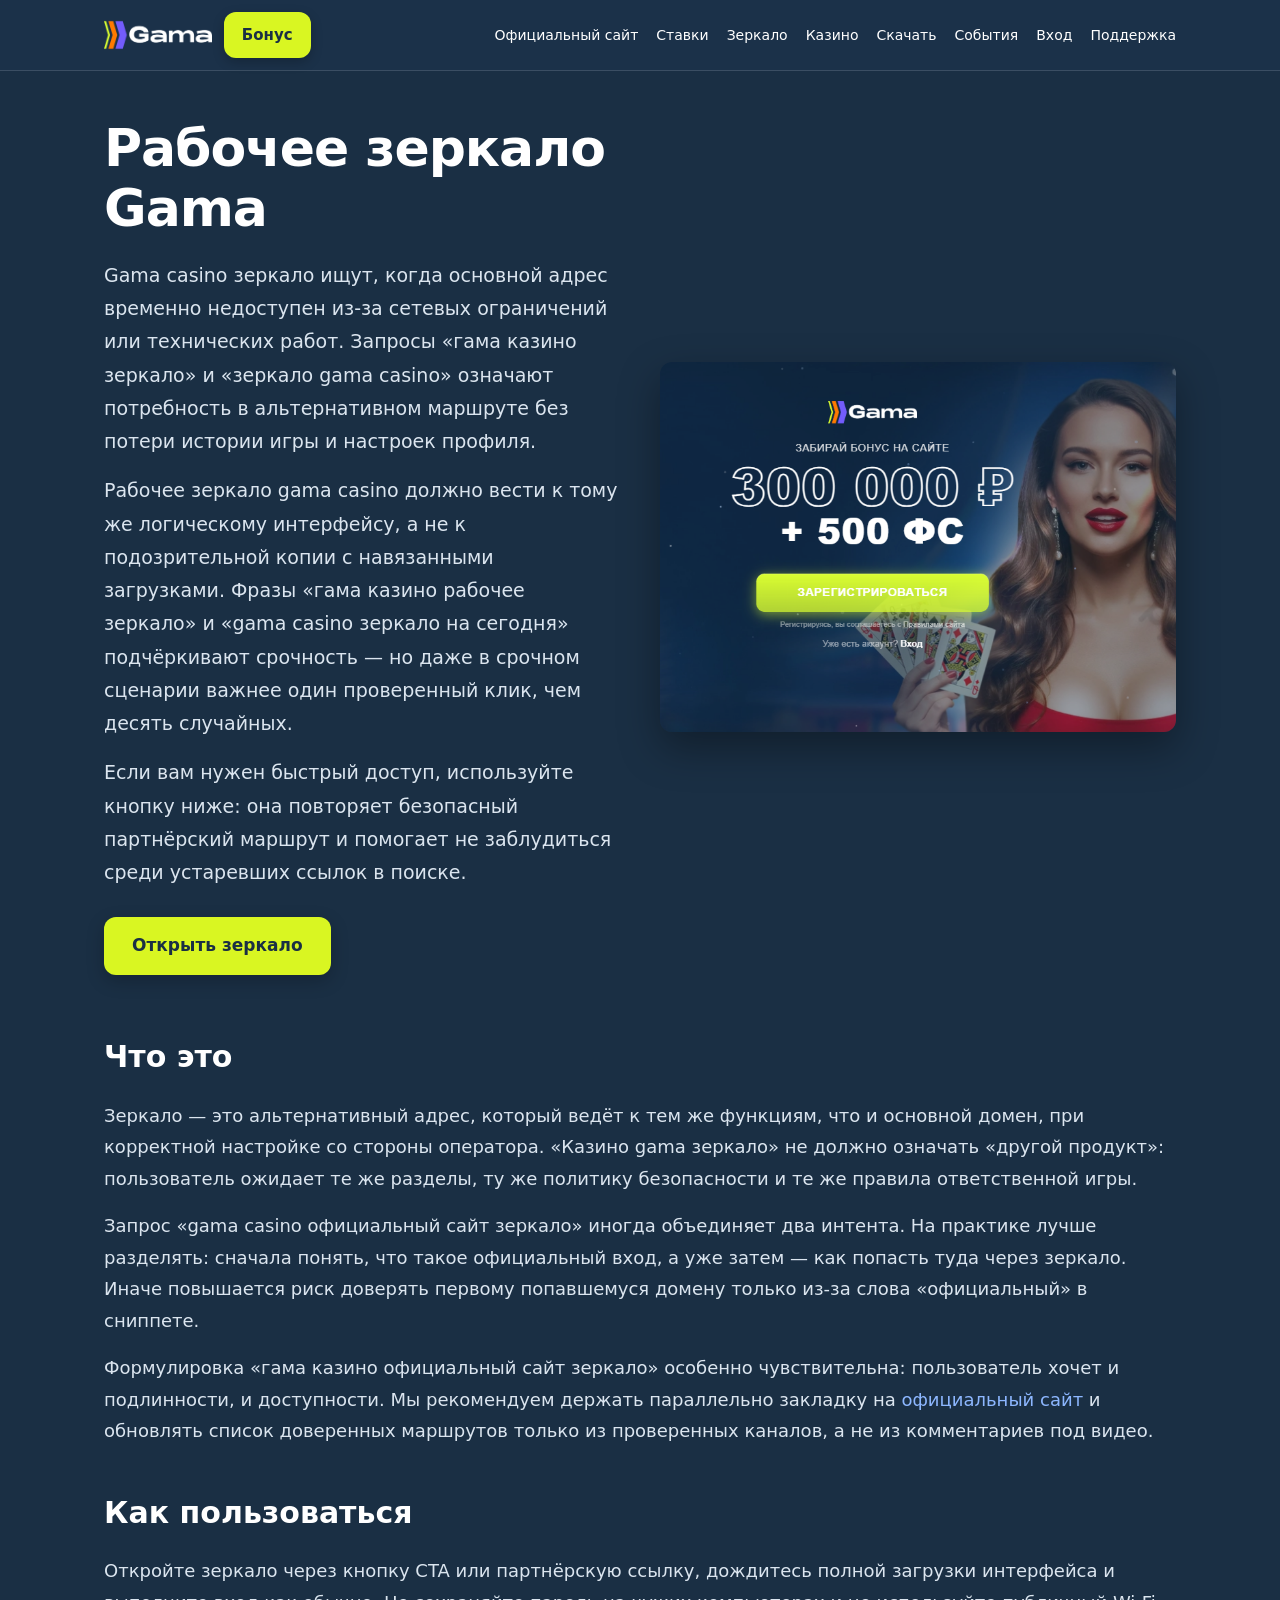
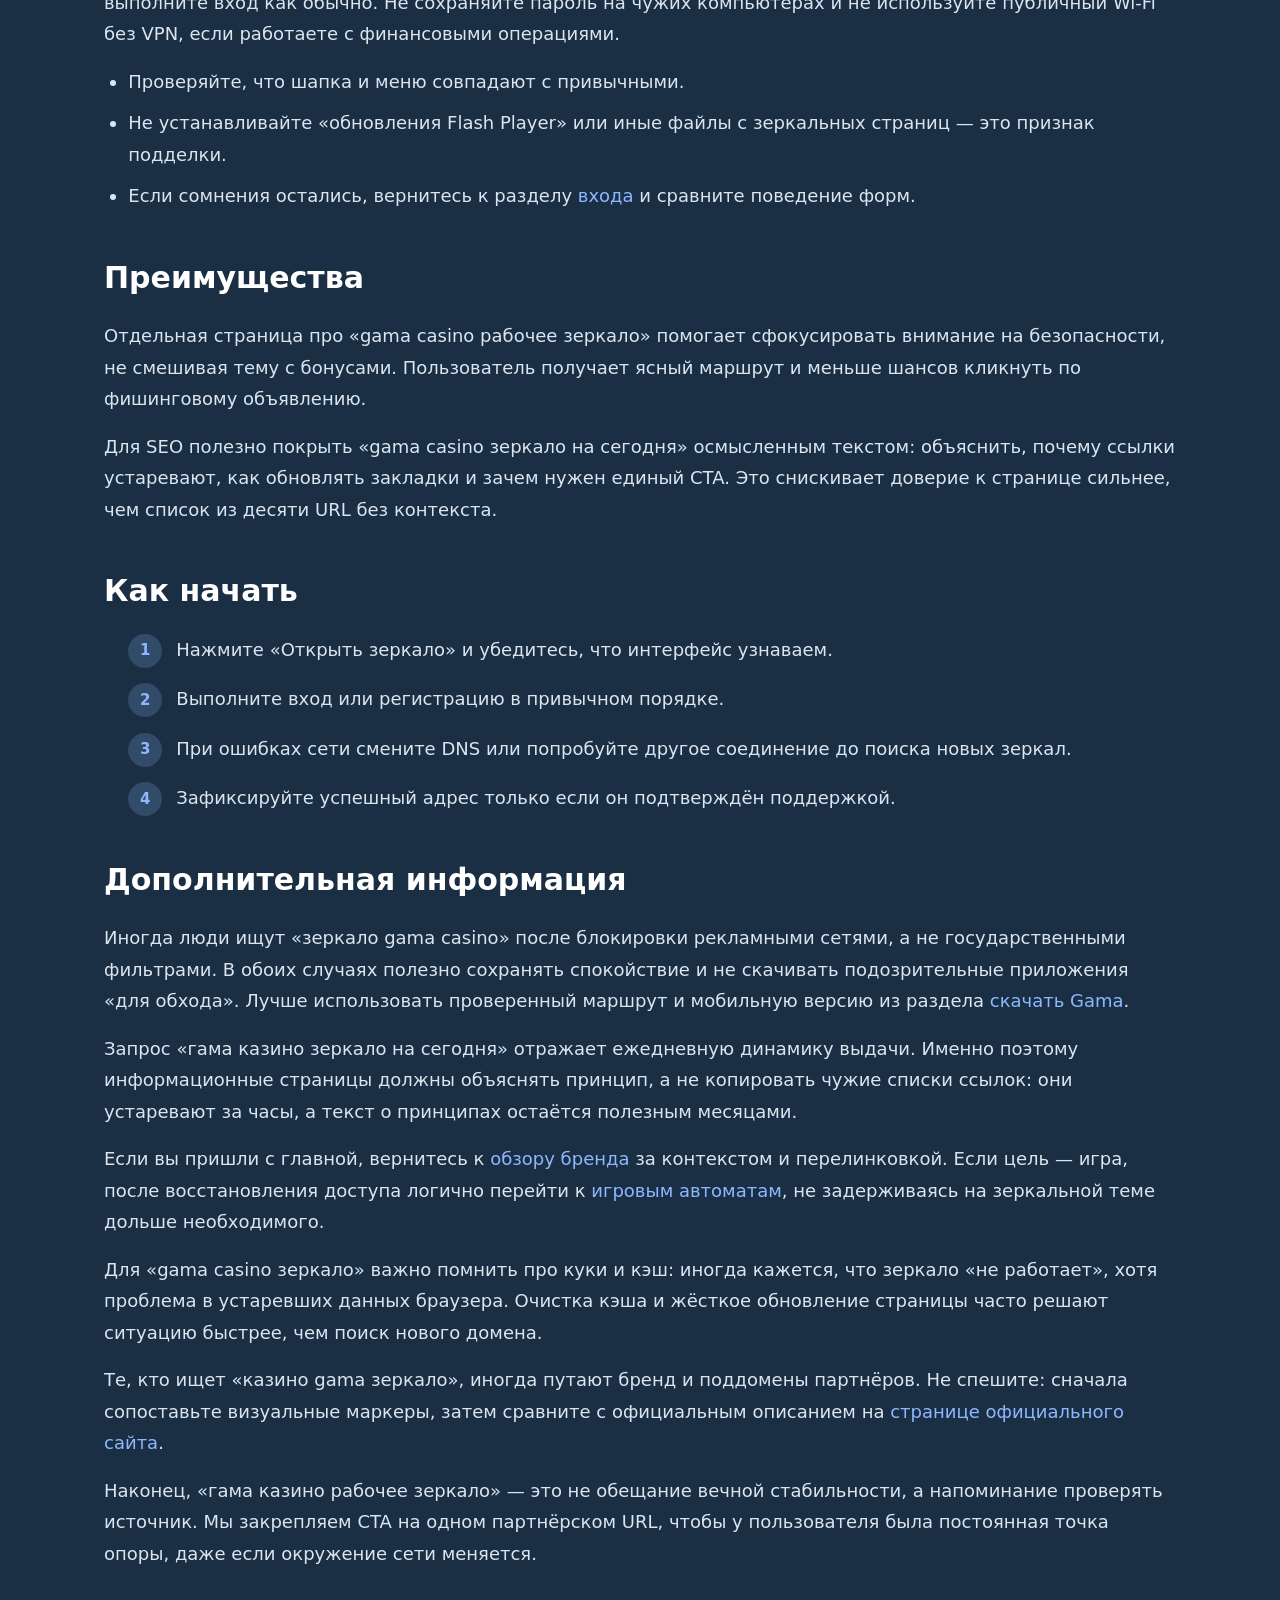
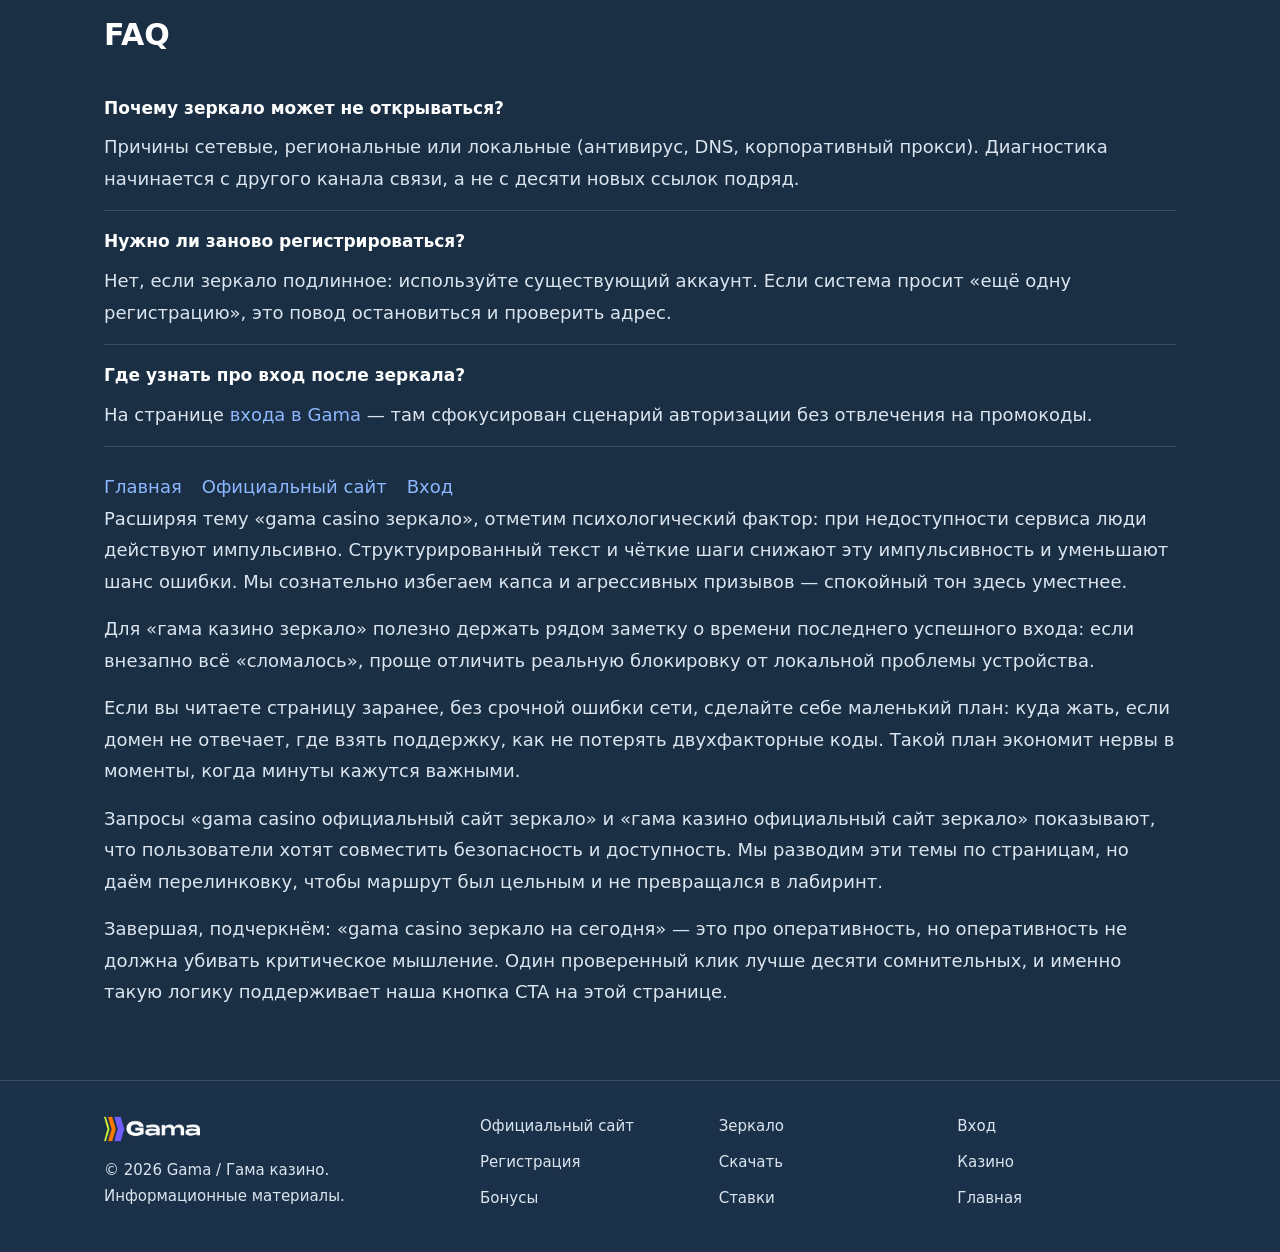
<file: zerkalo.html>
<!DOCTYPE html>
<html lang="ru">
<head>
  <meta charset="UTF-8">
  <meta name="viewport" content="width=device-width, initial-scale=1.0">
  <title>Рабочее зеркало Гама казино — актуальная ссылка сегодня</title>
  <meta name="description" content="Gama casino зеркало и гама казино зеркало: рабочее зеркало на сегодня, доступ без потери функций. Зеркало gama casino и казино gama зеркало.">
  <link rel="stylesheet" href="style.css">
</head>
<body>
  <header class="site-header">
    <div class="container header-inner">
      <div class="header-left">
        <a href="index.html" class="logo"><img src="logo.png" alt="Gama Casino — бренд Гама казино" width="140" height="36"></a>
        <a class="btn btn--bonus" href="https://lkhq.cc/87511c" rel="nofollow sponsored noopener noreferrer" target="_blank">Бонус</a>
      </div>
      <nav class="nav-desktop" aria-label="Основное меню">
        <a href="official-site.html">Официальный сайт</a>
        <a href="bets.html">Ставки</a>
        <a href="zerkalo.html">Зеркало</a>
        <a href="casino.html">Казино</a>
        <a href="download.html">Скачать</a>
        <a href="index.html#sobytiya">События</a>
        <a href="login.html">Вход</a>
        <a href="official-site.html#podderzhka">Поддержка</a>
      </nav>
      <div class="nav-mobile-wrap">
        <button class="burger" type="button" aria-expanded="false" aria-controls="mobile-nav-z" aria-label="Открыть меню">
          <span></span><span></span><span></span>
        </button>
        <nav id="mobile-nav-z" class="nav-mobile" aria-label="Мобильное меню">
          <a href="index.html">Главная</a>
          <a href="official-site.html">Официальный сайт</a>
          <a href="bets.html">Ставки</a>
          <a href="zerkalo.html">Зеркало</a>
          <a href="casino.html">Казино</a>
          <a href="download.html">Скачать</a>
          <a href="index.html#sobytiya">События</a>
          <a href="login.html">Вход</a>
          <a href="official-site.html#podderzhka">Поддержка</a>
        </nav>
      </div>
    </div>
  </header>

  <main>
    <section class="section-hero">
      <div class="container">
        <div class="hero-grid">
          <div class="hero-text">
            <h1>Рабочее зеркало Gama</h1>
            <p class="hero-lead">Gama casino зеркало ищут, когда основной адрес временно недоступен из‑за сетевых ограничений или технических работ. Запросы «гама казино зеркало» и «зеркало gama casino» означают потребность в альтернативном маршруте без потери истории игры и настроек профиля.</p>
            <p class="hero-lead">Рабочее зеркало gama casino должно вести к тому же логическому интерфейсу, а не к подозрительной копии с навязанными загрузками. Фразы «гама казино рабочее зеркало» и «gama casino зеркало на сегодня» подчёркивают срочность — но даже в срочном сценарии важнее один проверенный клик, чем десять случайных.</p>
            <p class="hero-lead">Если вам нужен быстрый доступ, используйте кнопку ниже: она повторяет безопасный партнёрский маршрут и помогает не заблудиться среди устаревших ссылок в поиске.</p>
            <div class="hero-cta">
              <a class="btn btn--hero" href="https://lkhq.cc/87511c" rel="nofollow sponsored noopener noreferrer" target="_blank">Открыть зеркало</a>
            </div>
          </div>
          <div>
            <a class="banner-link" href="https://lkhq.cc/87511c" rel="nofollow sponsored noopener noreferrer" target="_blank">
              <img src="gama.png" alt="Gama Casino — официальный сайт, бонусы и быстрый доступ к разделам" width="800" height="450">
            </a>
          </div>
        </div>
      </div>
    </section>

    <section class="section-content">
      <div class="container">
        <h2>Что это</h2>
        <p>Зеркало — это альтернативный адрес, который ведёт к тем же функциям, что и основной домен, при корректной настройке со стороны оператора. «Казино gama зеркало» не должно означать «другой продукт»: пользователь ожидает те же разделы, ту же политику безопасности и те же правила ответственной игры.</p>
        <p>Запрос «gama casino официальный сайт зеркало» иногда объединяет два интента. На практике лучше разделять: сначала понять, что такое официальный вход, а уже затем — как попасть туда через зеркало. Иначе повышается риск доверять первому попавшемуся домену только из‑за слова «официальный» в сниппете.</p>
        <p>Формулировка «гама казино официальный сайт зеркало» особенно чувствительна: пользователь хочет и подлинности, и доступности. Мы рекомендуем держать параллельно закладку на <a href="official-site.html">официальный сайт</a> и обновлять список доверенных маршрутов только из проверенных каналов, а не из комментариев под видео.</p>

        <h2>Как пользоваться</h2>
        <p>Откройте зеркало через кнопку CTA или партнёрскую ссылку, дождитесь полной загрузки интерфейса и выполните вход как обычно. Не сохраняйте пароль на чужих компьютерах и не используйте публичный Wi‑Fi без VPN, если работаете с финансовыми операциями.</p>
        <ul>
          <li>Проверяйте, что шапка и меню совпадают с привычными.</li>
          <li>Не устанавливайте «обновления Flash Player» или иные файлы с зеркальных страниц — это признак подделки.</li>
          <li>Если сомнения остались, вернитесь к разделу <a href="login.html">входа</a> и сравните поведение форм.</li>
        </ul>

        <h2>Преимущества</h2>
        <p>Отдельная страница про «gama casino рабочее зеркало» помогает сфокусировать внимание на безопасности, не смешивая тему с бонусами. Пользователь получает ясный маршрут и меньше шансов кликнуть по фишинговому объявлению.</p>
        <p>Для SEO полезно покрыть «gama casino зеркало на сегодня» осмысленным текстом: объяснить, почему ссылки устаревают, как обновлять закладки и зачем нужен единый CTA. Это снискивает доверие к странице сильнее, чем список из десяти URL без контекста.</p>

        <h2>Как начать</h2>
        <ol class="steps">
          <li>Нажмите «Открыть зеркало» и убедитесь, что интерфейс узнаваем.</li>
          <li>Выполните вход или регистрацию в привычном порядке.</li>
          <li>При ошибках сети смените DNS или попробуйте другое соединение до поиска новых зеркал.</li>
          <li>Зафиксируйте успешный адрес только если он подтверждён поддержкой.</li>
        </ol>

        <h2>Дополнительная информация</h2>
        <p>Иногда люди ищут «зеркало gama casino» после блокировки рекламными сетями, а не государственными фильтрами. В обоих случаях полезно сохранять спокойствие и не скачивать подозрительные приложения «для обхода». Лучше использовать проверенный маршрут и мобильную версию из раздела <a href="download.html">скачать Gama</a>.</p>
        <p>Запрос «гама казино зеркало на сегодня» отражает ежедневную динамику выдачи. Именно поэтому информационные страницы должны объяснять принцип, а не копировать чужие списки ссылок: они устаревают за часы, а текст о принципах остаётся полезным месяцами.</p>
        <p>Если вы пришли с главной, вернитесь к <a href="index.html">обзору бренда</a> за контекстом и перелинковкой. Если цель — игра, после восстановления доступа логично перейти к <a href="casino.html">игровым автоматам</a>, не задерживаясь на зеркальной теме дольше необходимого.</p>
        <p>Для «gama casino зеркало» важно помнить про куки и кэш: иногда кажется, что зеркало «не работает», хотя проблема в устаревших данных браузера. Очистка кэша и жёсткое обновление страницы часто решают ситуацию быстрее, чем поиск нового домена.</p>
        <p>Те, кто ищет «казино gama зеркало», иногда путают бренд и поддомены партнёров. Не спешите: сначала сопоставьте визуальные маркеры, затем сравните с официальным описанием на <a href="official-site.html">странице официального сайта</a>.</p>
        <p>Наконец, «гама казино рабочее зеркало» — это не обещание вечной стабильности, а напоминание проверять источник. Мы закрепляем CTA на одном партнёрском URL, чтобы у пользователя была постоянная точка опоры, даже если окружение сети меняется.</p>

        <h2>FAQ</h2>
        <div class="faq-item">
          <strong>Почему зеркало может не открываться?</strong>
          <p>Причины сетевые, региональные или локальные (антивирус, DNS, корпоративный прокси). Диагностика начинается с другого канала связи, а не с десяти новых ссылок подряд.</p>
        </div>
        <div class="faq-item">
          <strong>Нужно ли заново регистрироваться?</strong>
          <p>Нет, если зеркало подлинное: используйте существующий аккаунт. Если система просит «ещё одну регистрацию», это повод остановиться и проверить адрес.</p>
        </div>
        <div class="faq-item">
          <strong>Где узнать про вход после зеркала?</strong>
          <p>На странице <a href="login.html">входа в Gama</a> — там сфокусирован сценарий авторизации без отвлечения на промокоды.</p>
        </div>

        <nav class="internal-links" aria-label="Перелинковка">
          <a href="index.html">Главная</a>
          <a href="official-site.html">Официальный сайт</a>
          <a href="login.html">Вход</a>
        </nav>

        <p>Расширяя тему «gama casino зеркало», отметим психологический фактор: при недоступности сервиса люди действуют импульсивно. Структурированный текст и чёткие шаги снижают эту импульсивность и уменьшают шанс ошибки. Мы сознательно избегаем капса и агрессивных призывов — спокойный тон здесь уместнее.</p>
        <p>Для «гама казино зеркало» полезно держать рядом заметку о времени последнего успешного входа: если внезапно всё «сломалось», проще отличить реальную блокировку от локальной проблемы устройства.</p>
        <p>Если вы читаете страницу заранее, без срочной ошибки сети, сделайте себе маленький план: куда жать, если домен не отвечает, где взять поддержку, как не потерять двухфакторные коды. Такой план экономит нервы в моменты, когда минуты кажутся важными.</p>
        <p>Запросы «gama casino официальный сайт зеркало» и «гама казино официальный сайт зеркало» показывают, что пользователи хотят совместить безопасность и доступность. Мы разводим эти темы по страницам, но даём перелинковку, чтобы маршрут был цельным и не превращался в лабиринт.</p>
        <p>Завершая, подчеркнём: «gama casino зеркало на сегодня» — это про оперативность, но оперативность не должна убивать критическое мышление. Один проверенный клик лучше десяти сомнительных, и именно такую логику поддерживает наша кнопка CTA на этой странице.</p>
      </div>
    </section>
  </main>

  <footer class="site-footer">
    <div class="container footer-grid">
      <div class="footer-brand">
        <a href="index.html" class="logo"><img src="logo.png" alt="Gama Casino" width="120" height="32"></a>
        <p>© 2026 Gama / Гама казино. Информационные материалы.</p>
      </div>
      <nav class="footer-links" aria-label="Ссылки в подвале">
        <a href="official-site.html">Официальный сайт</a>
        <a href="zerkalo.html">Зеркало</a>
        <a href="login.html">Вход</a>
        <a href="registration.html">Регистрация</a>
        <a href="download.html">Скачать</a>
        <a href="casino.html">Казино</a>
        <a href="bonus.html">Бонусы</a>
        <a href="bets.html">Ставки</a>
        <a href="index.html">Главная</a>
      </nav>
    </div>
  </footer>
  <script src="script.js" defer></script>
</body>
</html>
</file>
<file: style.css>
/* Gama / Гама — единые стили SEO-сайта */

:root {
  --bg-page: #1a2f44;
  --bg-surface: #1b3149;
  --text: #ffffff;
  --text-muted: #dbe5ef;
  --cta: #d9f622;
  --cta-hover: #c4df1d;
  --accent: #8db7ff;
  --shadow-btn: rgba(0, 0, 0, 0.22);
  --line-header: rgba(255, 255, 255, 0.14);
  --container: 1120px;
  --radius: 12px;
  --font: system-ui, -apple-system, "Segoe UI", Roboto, "Helvetica Neue", Arial, sans-serif;
}

*,
*::before,
*::after {
  box-sizing: border-box;
}

html {
  scroll-behavior: smooth;
}

body {
  margin: 0;
  font-family: var(--font);
  font-size: 18px;
  line-height: 1.75;
  color: var(--text);
  background: var(--bg-page);
  min-height: 100vh;
  display: flex;
  flex-direction: column;
}

img {
  max-width: 100%;
  height: auto;
  display: block;
}

a {
  color: var(--accent);
  text-decoration: none;
}

a:hover {
  text-decoration: underline;
}

.container {
  max-width: var(--container);
  margin: 0 auto;
  padding: 0 24px;
  width: 100%;
  box-sizing: border-box;
}

/* Header */
.site-header {
  background: var(--bg-surface);
  border-bottom: 1px solid var(--line-header);
  position: sticky;
  top: 0;
  z-index: 100;
}

.header-inner {
  display: flex;
  align-items: center;
  justify-content: space-between;
  gap: 16px;
  padding-top: 12px;
  padding-bottom: 12px;
  flex-wrap: nowrap;
  position: relative;
}

.header-left {
  display: flex;
  align-items: center;
  gap: 12px;
  flex-shrink: 0;
}

.logo {
  display: flex;
  align-items: center;
  line-height: 0;
}

.logo img {
  height: 36px;
  width: auto;
}

.btn {
  display: inline-flex;
  align-items: center;
  justify-content: center;
  font-weight: 700;
  font-size: 15px;
  padding: 10px 18px;
  border-radius: var(--radius);
  border: none;
  cursor: pointer;
  text-decoration: none;
  transition: background 0.2s, transform 0.15s, box-shadow 0.2s;
  white-space: nowrap;
}

.btn:hover {
  text-decoration: none;
}

.btn--bonus {
  background: var(--cta);
  color: #1a2f44;
  box-shadow: 0 4px 12px var(--shadow-btn);
}

.btn--bonus:hover {
  background: var(--cta-hover);
}

.btn--hero {
  font-size: 17px;
  padding: 14px 28px;
  background: var(--cta);
  color: #1a2f44;
  box-shadow: 0 6px 18px var(--shadow-btn);
}

.btn--hero:hover {
  background: var(--cta-hover);
}

.nav-desktop {
  display: none;
  align-items: center;
  gap: 8px 18px;
  flex-wrap: wrap;
  justify-content: flex-end;
}

.nav-desktop a {
  color: var(--text);
  font-size: 14px;
  font-weight: 500;
  text-decoration: none;
  padding: 6px 0;
}

.nav-desktop a:hover {
  color: var(--accent);
  text-decoration: none;
}

.burger {
  display: flex;
  flex-direction: column;
  justify-content: center;
  gap: 5px;
  width: 40px;
  height: 40px;
  padding: 8px;
  background: transparent;
  border: 1px solid var(--line-header);
  border-radius: 8px;
  cursor: pointer;
}

.burger span {
  display: block;
  height: 2px;
  background: var(--text);
  border-radius: 1px;
}

.burger[aria-expanded="true"] span:nth-child(1) {
  transform: translateY(7px) rotate(45deg);
}

.burger[aria-expanded="true"] span:nth-child(2) {
  opacity: 0;
}

.burger[aria-expanded="true"] span:nth-child(3) {
  transform: translateY(-7px) rotate(-45deg);
}

.burger span {
  transition: transform 0.2s, opacity 0.2s;
}

.nav-mobile-wrap {
  position: static;
}

.nav-mobile {
  display: none;
  position: absolute;
  left: 0;
  right: 0;
  top: 100%;
  margin-top: 0;
  background: var(--bg-surface);
  border: 1px solid var(--line-header);
  border-radius: 0 0 10px 10px;
  box-shadow: 0 12px 28px rgba(0, 0, 0, 0.35);
  max-height: min(280px, 42vh);
  overflow-y: auto;
  z-index: 99;
}

.nav-mobile.is-open {
  display: block;
}

.nav-mobile a {
  display: block;
  color: var(--text);
  padding: 10px 16px;
  font-size: 15px;
  font-weight: 500;
  text-decoration: none;
  border-top: 1px solid rgba(255, 255, 255, 0.06);
}

.nav-mobile a:first-child {
  border-top: none;
}

.nav-mobile a:hover {
  background: rgba(141, 183, 255, 0.08);
  color: var(--accent);
  text-decoration: none;
}

@media (min-width: 1024px) {
  .burger {
    display: none;
  }

  .nav-mobile-wrap {
    display: none;
  }

  .nav-desktop {
    display: flex;
  }
}

/* Hero & sections */
main {
  flex: 1;
}

.section-hero {
  padding: 48px 0 32px;
}

.hero-grid {
  display: grid;
  gap: 32px;
  align-items: start;
}

@media (min-width: 900px) {
  .hero-grid {
    grid-template-columns: 1fr 1fr;
    gap: 40px;
    align-items: center;
  }
}

.hero-text {
  text-align: center;
}

@media (min-width: 900px) {
  .hero-text {
    text-align: left;
  }
}

.hero-text h1 {
  margin: 0 0 20px;
  font-size: clamp(32px, 5vw, 52px);
  line-height: 1.15;
  font-weight: 700;
  letter-spacing: -0.02em;
}

.hero-lead {
  color: var(--text-muted);
  font-size: 19px;
  margin: 0 0 16px;
}

.hero-lead:last-of-type {
  margin-bottom: 28px;
}

.hero-cta {
  display: flex;
  justify-content: center;
}

@media (min-width: 900px) {
  .hero-cta {
    justify-content: flex-start;
  }
}

.banner-link {
  display: block;
  border-radius: var(--radius);
  overflow: hidden;
  box-shadow: 0 16px 40px rgba(0, 0, 0, 0.35);
  line-height: 0;
  transition: transform 0.2s, box-shadow 0.2s;
}

.banner-link:hover {
  transform: translateY(-2px);
  box-shadow: 0 20px 48px rgba(0, 0, 0, 0.4);
}

.section-content {
  padding: 24px 0 56px;
}

.section-content h2 {
  font-size: clamp(24px, 3vw, 30px);
  font-weight: 600;
  margin: 40px 0 16px;
  color: var(--text);
}

.section-content h2:first-child {
  margin-top: 0;
}

.section-content p,
.section-content li {
  color: var(--text-muted);
  font-size: 18px;
  margin: 0 0 16px;
}

.section-content ul,
.section-content ol {
  margin: 0 0 20px;
  padding-left: 1.35em;
}

.section-content li {
  margin-bottom: 10px;
}

.steps {
  counter-reset: step;
  list-style: none;
  padding: 0;
  margin: 0 0 24px;
}

.steps li {
  position: relative;
  padding-left: 48px;
  margin-bottom: 18px;
  counter-increment: step;
}

.steps li::before {
  content: counter(step);
  position: absolute;
  left: 0;
  top: 0;
  width: 34px;
  height: 34px;
  border-radius: 50%;
  background: rgba(141, 183, 255, 0.2);
  color: var(--accent);
  font-weight: 700;
  font-size: 15px;
  display: flex;
  align-items: center;
  justify-content: center;
}

.faq-item {
  border-bottom: 1px solid var(--line-header);
  padding: 16px 0;
}

.faq-item strong {
  display: block;
  color: var(--text);
  margin-bottom: 8px;
  font-size: 17px;
}

.faq-item p {
  margin: 0;
}

.internal-links {
  display: flex;
  flex-wrap: wrap;
  gap: 12px 20px;
  margin-top: 24px;
}

.internal-links a {
  font-weight: 500;
}

/* Footer */
.site-footer {
  background: var(--bg-surface);
  border-top: 1px solid var(--line-header);
  padding: 32px 0 40px;
  margin-top: auto;
}

.footer-grid {
  display: grid;
  gap: 28px;
}

@media (min-width: 768px) {
  .footer-grid {
    grid-template-columns: 1fr 2fr;
    align-items: start;
  }
}

.footer-brand {
  display: flex;
  flex-direction: column;
  gap: 12px;
}

.footer-brand img {
  height: 32px;
  width: auto;
}

.footer-brand p {
  margin: 0;
  color: var(--text-muted);
  font-size: 15px;
}

.footer-links {
  display: grid;
  grid-template-columns: repeat(auto-fill, minmax(160px, 1fr));
  gap: 10px 20px;
}

.footer-links a {
  color: var(--text-muted);
  font-size: 15px;
  text-decoration: none;
}

.footer-links a:hover {
  color: var(--accent);
}

.sr-only {
  position: absolute;
  width: 1px;
  height: 1px;
  padding: 0;
  margin: -1px;
  overflow: hidden;
  clip: rect(0, 0, 0, 0);
  white-space: nowrap;
  border: 0;
}
</file>
